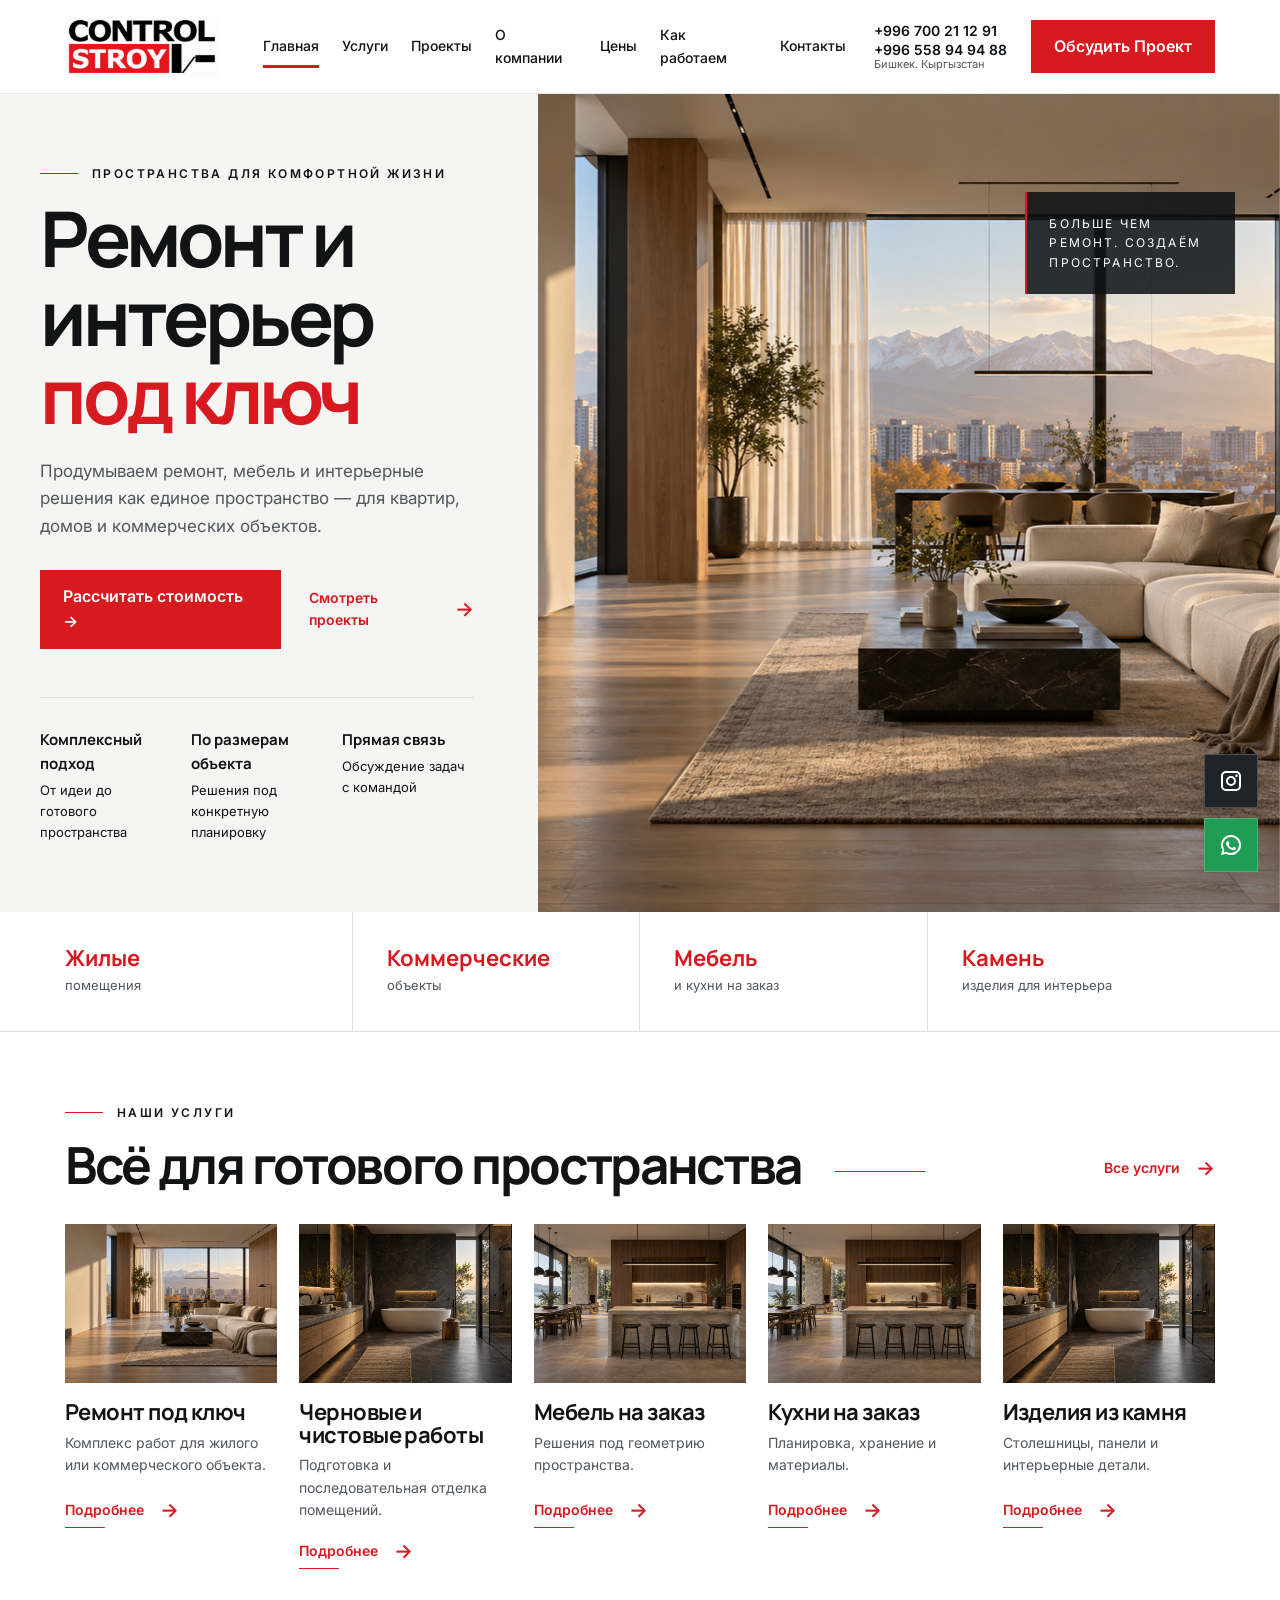
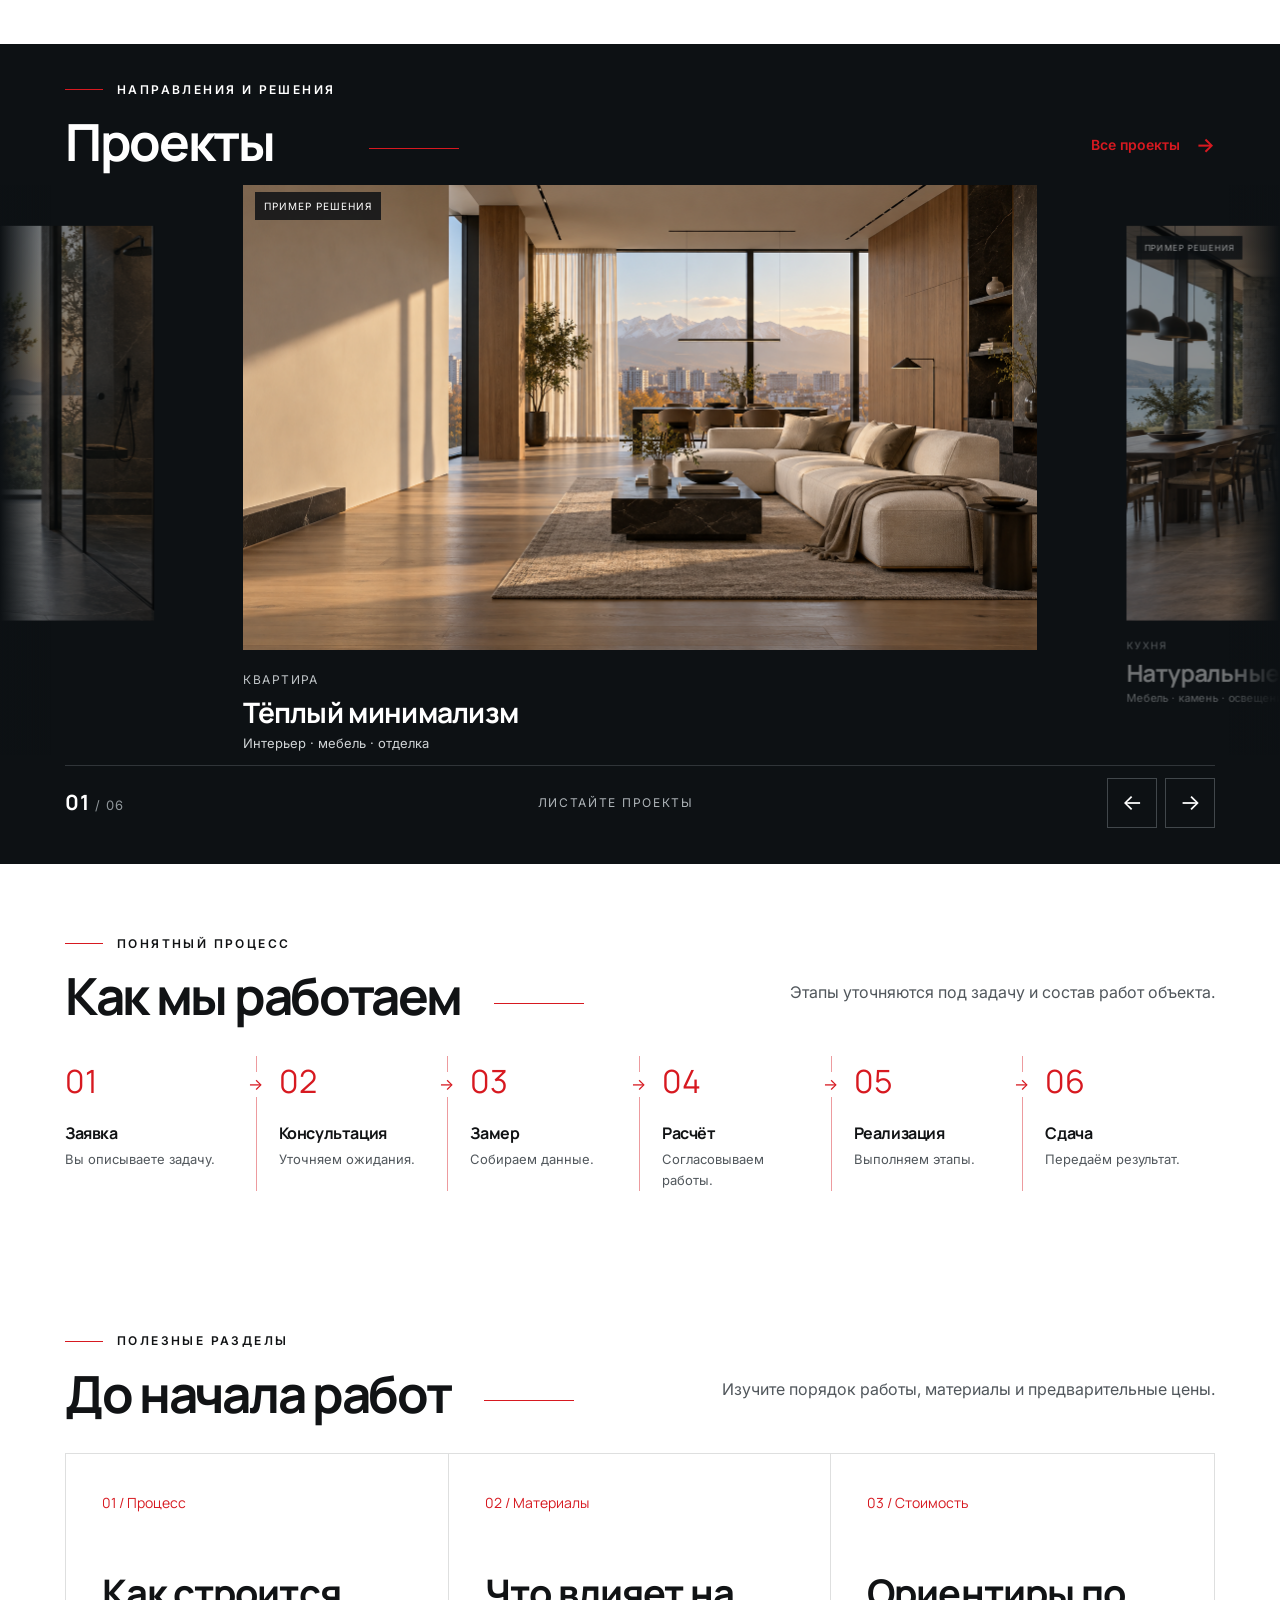
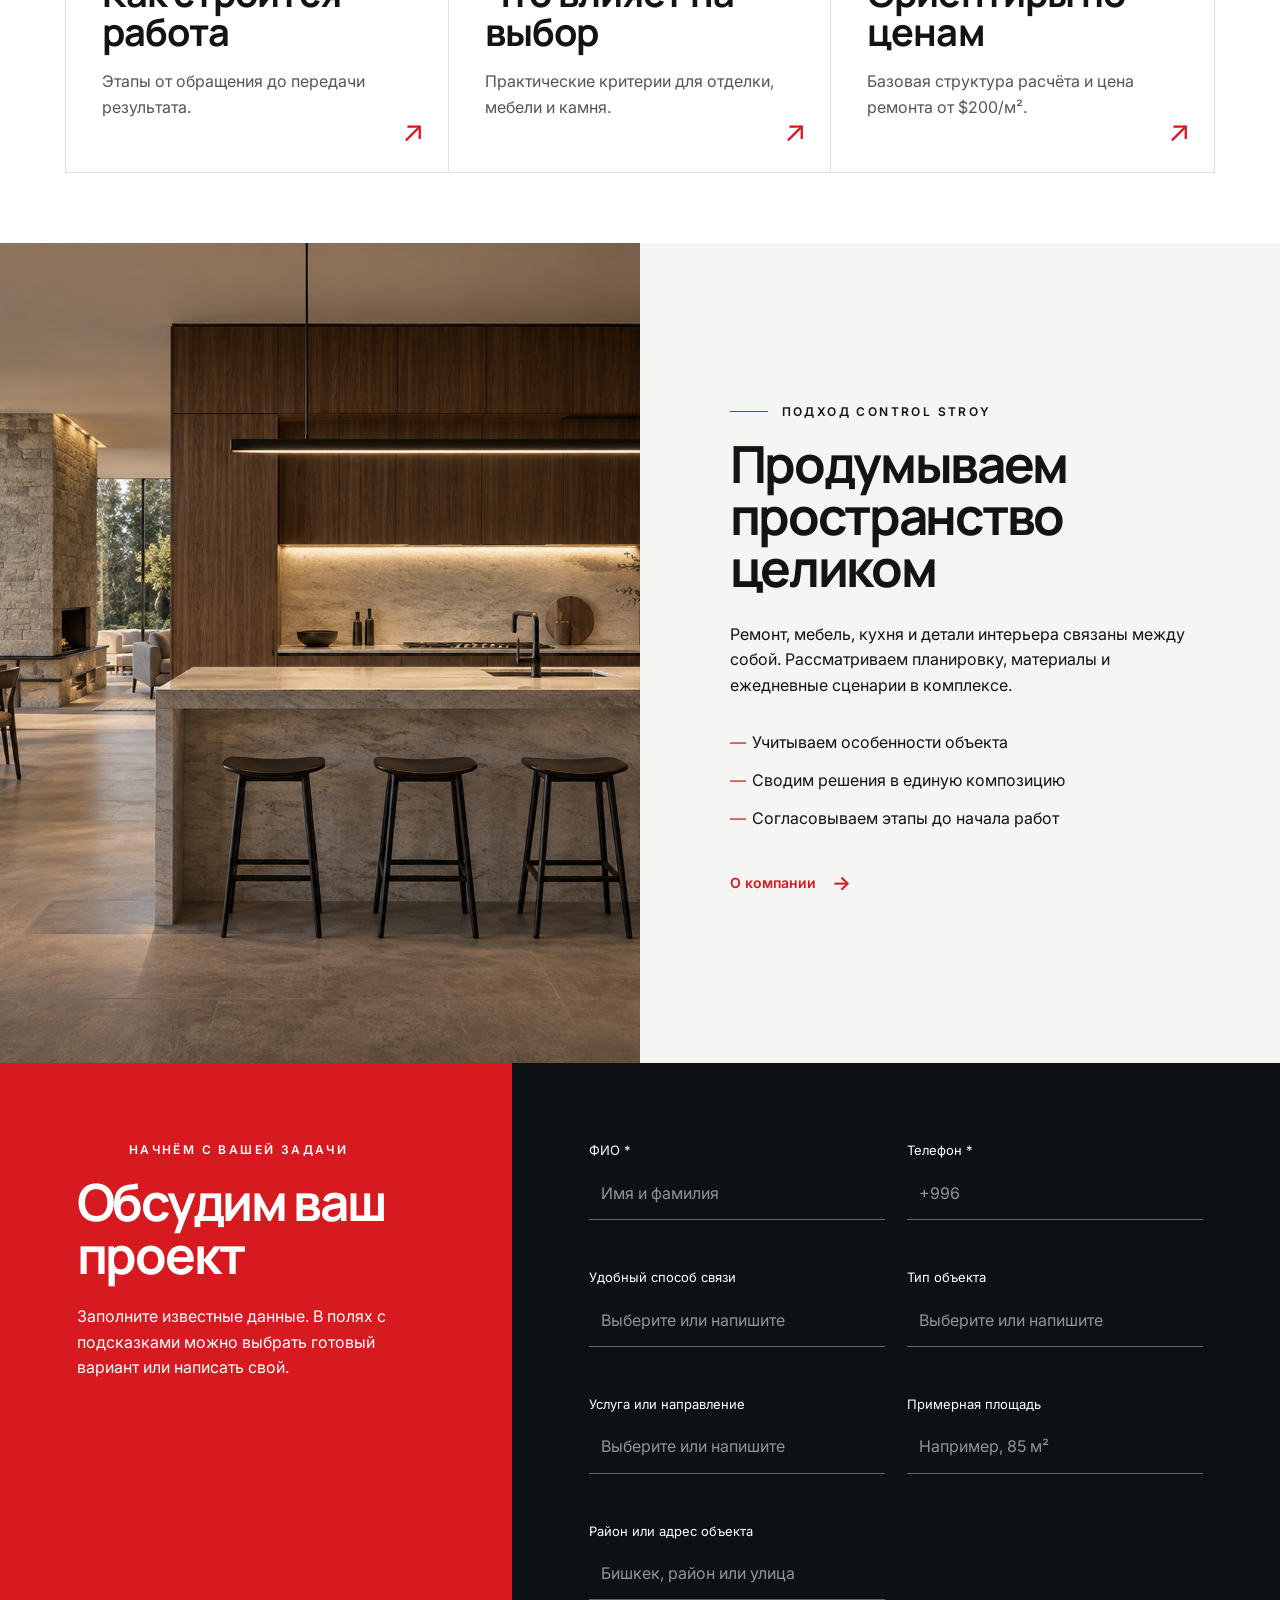
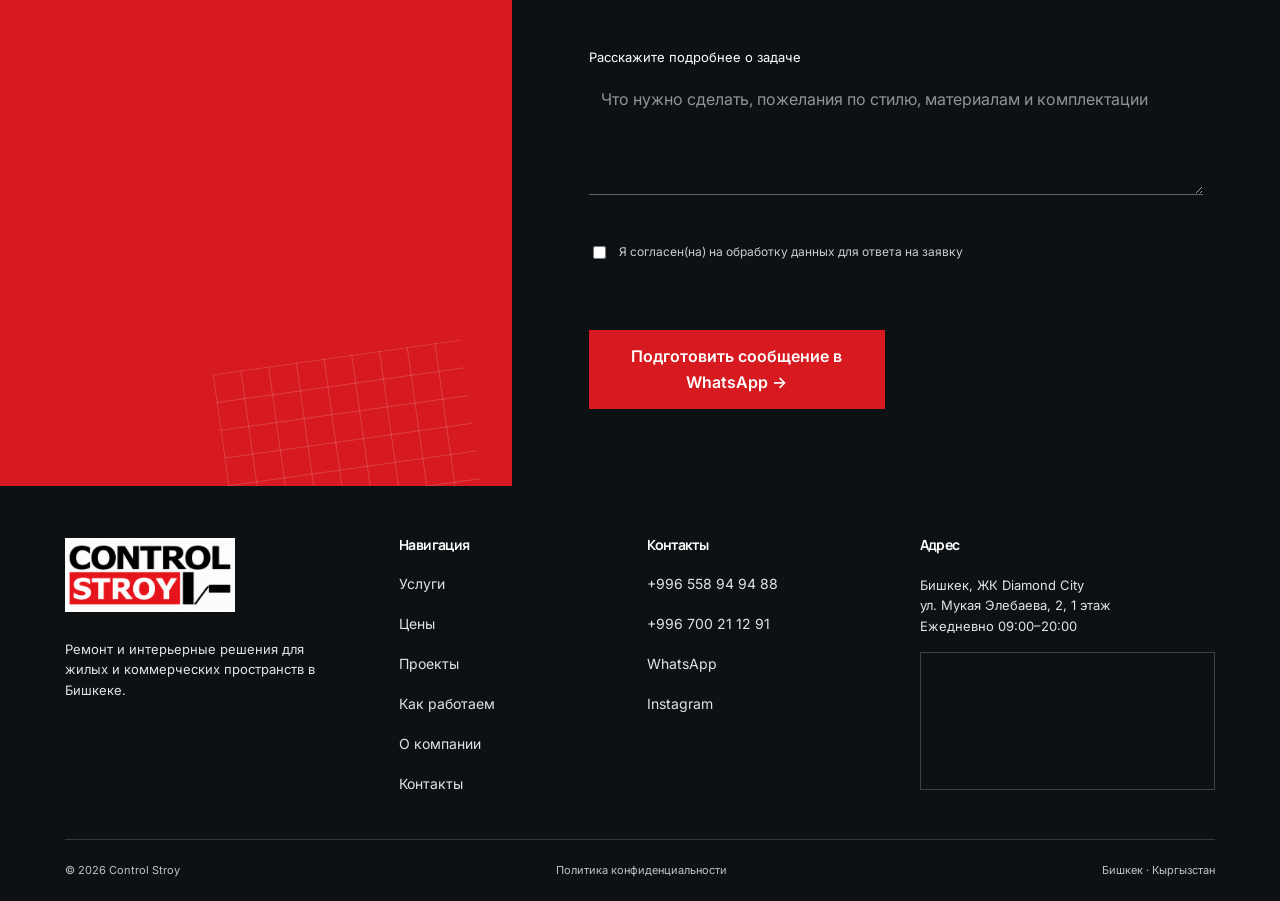
<file: index.html>
<!doctype html><html lang="ru"><head><meta charset="UTF-8"><meta name="viewport" content="width=device-width,initial-scale=1"><meta name="description" content="Ремонт квартир, домов и коммерческих помещений. Мебель, кухни и изделия из камня в Бишкеке."><meta property="og:title" content="Control Stroy — ремонт и интерьер в Бишкеке"><title>Control Stroy — ремонт квартир и помещений в Бишкеке</title><link rel="icon" href="assets/images/favicon.svg"><link rel="stylesheet" href="assets/css/style.css"><link rel="stylesheet" href="assets/css/enhancements.css"><script src="assets/js/main.js" defer></script><script src="assets/js/menu.js" defer></script><script src="assets/js/forms.js" defer></script><script type="application/ld+json">{"@context":"https://schema.org","@type":"HomeAndConstructionBusiness","name":"Control Stroy","telephone":"+996558949488","address":{"@type":"PostalAddress","streetAddress":"ул. Мукая Элебаева, 2, ЖК Diamond City, 1 этаж","addressLocality":"Бишкек","addressCountry":"KG"},"sameAs":["https://www.instagram.com/controlstroy.kg/"]}</script></head><body><a class="skip-link" href="#main">К содержанию</a>
<header class="site-header" data-header><div class="container header-inner"><a class="brand" href="index.html" aria-label="Control Stroy — главная"><img src="assets/images/logo/control-stroy-logo.png" width="1735" height="691" alt="Control Stroy"></a><nav class="nav" id="main-nav" data-nav aria-label="Основная навигация"><ul class="nav__list"><li><a class="nav__link is-active" href="index.html">Главная</a></li><li><a class="nav__link" href="services.html">Услуги</a></li><li><a class="nav__link" href="projects.html">Проекты</a></li><li><a class="nav__link" href="about.html">О компании</a></li><li><a class="nav__link" href="contacts.html">Контакты</a></li></ul></nav><div class="header-actions"><a class="header-phone" href="tel:+996558949488">+996 558 94 94 88<small>Бишкек. Кыргызстан</small></a><a class="button" href="#estimate">Обсудить Проект</a><a class="mobile-call" href="tel:+996558949488" aria-label="Позвонить">☎</a><button class="menu-toggle" type="button" aria-expanded="false" aria-controls="main-nav" aria-label="Открыть меню" data-menu-toggle><span></span></button></div></div></header><div class="menu-backdrop" data-menu-backdrop></div>
<main id="main"><section class="hero"><div class="hero__content"><p class="eyebrow">Пространства для комфортной жизни</p><h1>Ремонт и интерьер <span class="text-red">под ключ</span></h1><p class="hero__copy">Продумываем ремонт, мебель и интерьерные решения как единое пространство — для квартир, домов и коммерческих объектов.</p><div class="hero__actions"><a class="button" href="#estimate">Рассчитать стоимость →</a><a class="link-arrow" href="projects.html">Смотреть проекты</a></div><ul class="hero__benefits"><li><strong>Комплексный подход</strong>От идеи до готового пространства</li><li><strong>По размерам объекта</strong>Решения под конкретную планировку</li><li><strong>Прямая связь</strong>Обсуждение задач с командой</li></ul></div><div class="hero__visual"><img src="assets/images/generated/hero-interior.png" width="1536" height="1024" alt="Современный интерьер гостиной с панорамным видом"><p class="hero__note">Больше чем ремонт. Создаём пространство.</p></div></section>
<section class="facts" aria-label="Направления работы"><div class="container facts__grid"><div class="fact"><strong>Жилые</strong><span>помещения</span></div><div class="fact"><strong>Коммерческие</strong><span>объекты</span></div><div class="fact"><strong>Мебель</strong><span>и кухни на заказ</span></div><div class="fact"><strong>Камень</strong><span>изделия для интерьера</span></div></div></section>
<section class="section reveal"><div class="container"><div class="section-head"><div><p class="eyebrow">Наши услуги</p><h2>Всё для готового пространства</h2></div><span class="section-head__line"></span><a class="link-arrow" href="services.html">Все услуги</a></div><div class="cards">
<article class="card"><div class="card__image"><img src="assets/images/generated/hero-interior.png" width="1536" height="1024" loading="lazy" alt="Готовая гостиная"></div><h3>Ремонт под ключ</h3><p>Комплекс работ для жилого или коммерческого объекта.</p><a class="link-arrow" href="services.html#turnkey">Подробнее</a></article><article class="card"><div class="card__image"><img src="assets/images/generated/bathroom.png" width="1456" height="1092" loading="lazy" alt="Отделка ванной"></div><h3>Черновые и чистовые работы</h3><p>Подготовка и последовательная отделка помещений.</p><a class="link-arrow" href="services.html#finishing">Подробнее</a></article><article class="card"><div class="card__image"><img src="assets/images/generated/kitchen.png" width="1456" height="1092" loading="lazy" alt="Встроенная мебель"></div><h3>Мебель на заказ</h3><p>Решения под геометрию пространства.</p><a class="link-arrow" href="services.html#furniture">Подробнее</a></article><article class="card"><div class="card__image"><img src="assets/images/generated/kitchen.png" width="1456" height="1092" loading="lazy" alt="Кухня из дерева и камня"></div><h3>Кухни на заказ</h3><p>Планировка, хранение и материалы.</p><a class="link-arrow" href="services.html#kitchens">Подробнее</a></article><article class="card"><div class="card__image"><img src="assets/images/generated/bathroom.png" width="1456" height="1092" loading="lazy" alt="Каменная отделка"></div><h3>Изделия из камня</h3><p>Столешницы, панели и интерьерные детали.</p><a class="link-arrow" href="services.html#stone">Подробнее</a></article></div></div></section>
<section class="section section--dark reveal" id="projects-showcase"><div class="container"><div class="section-head"><div><p class="eyebrow">Направления и решения</p><h2>Проекты</h2></div><span class="section-head__line"></span><a class="link-arrow" href="projects.html">Все проекты</a></div><div class="projects-grid">
<article class="project-card"><div class="project-card__image"><span class="demo-badge">Пример решения</span><img src="assets/images/generated/hero-interior.png" width="1536" height="1024" loading="lazy" alt="Демонстрационный интерьер квартиры"><a class="project-card__action" href="project.html">Смотреть проект</a></div><span class="project-card__type">Квартира</span><h3>Тёплый минимализм</h3><p>Интерьер · мебель · отделка</p></article><article class="project-card"><div class="project-card__image"><span class="demo-badge">Пример решения</span><img src="assets/images/generated/kitchen.png" width="1456" height="1092" loading="lazy" alt="Демонстрационный интерьер кухни"><a class="project-card__action" href="project.html">Смотреть проект</a></div><span class="project-card__type">Кухня</span><h3>Натуральные материалы</h3><p>Мебель · камень · освещение</p></article><article class="project-card"><div class="project-card__image"><span class="demo-badge">Пример решения</span><img src="assets/images/generated/bathroom.png" width="1456" height="1092" loading="lazy" alt="Демонстрационная ванная"><a class="project-card__action" href="project.html">Смотреть проект</a></div><span class="project-card__type">Частный дом</span><h3>Тёмный камень</h3><p>Отделка · сантехника · мебель</p></article><article class="project-card"><div class="project-card__image"><span class="demo-badge">Пример решения</span><img src="assets/images/generated/hero-interior.png" width="1536" height="1024" loading="lazy" alt="Демонстрационное общественное пространство"><a class="project-card__action" href="project.html">Смотреть проект</a></div><span class="project-card__type">Коммерческий объект</span><h3>Спокойная геометрия</h3><p>Ремонт · мебель · интерьер</p></article></div></div></section>
<section class="section reveal"><div class="container"><div class="section-head"><div><p class="eyebrow">Понятный процесс</p><h2>Как мы работаем</h2></div><span class="section-head__line"></span><p class="section-head__copy">Этапы уточняются под задачу и состав работ объекта.</p></div><div class="steps"><article class="step"><span class="step__number">01</span><h3>Заявка</h3><p>Вы описываете задачу.</p></article><article class="step"><span class="step__number">02</span><h3>Консультация</h3><p>Уточняем ожидания.</p></article><article class="step"><span class="step__number">03</span><h3>Замер</h3><p>Собираем данные.</p></article><article class="step"><span class="step__number">04</span><h3>Расчёт</h3><p>Согласовываем работы.</p></article><article class="step"><span class="step__number">05</span><h3>Реализация</h3><p>Выполняем этапы.</p></article><article class="step"><span class="step__number">06</span><h3>Сдача</h3><p>Передаём результат.</p></article></div></div></section>
<section class="split reveal"><div class="split__image"><img src="assets/images/generated/kitchen.png" width="1456" height="1092" loading="lazy" alt="Дерево и камень в интерьере"></div><div class="split__content"><p class="eyebrow">Подход Control Stroy</p><h2>Продумываем пространство целиком</h2><p>Ремонт, мебель, кухня и детали интерьера связаны между собой. Рассматриваем планировку, материалы и ежедневные сценарии в комплексе.</p><ul class="check-list"><li>Учитываем особенности объекта</li><li>Сводим решения в единую композицию</li><li>Согласовываем этапы до начала работ</li></ul><a class="link-arrow" href="about.html">О компании</a></div></section>
<section class="cta-form" id="estimate"><div class="cta-form__intro"><p class="eyebrow">Начнём с вашей задачи</p><h2>Обсудим ваш проект</h2><p>Заполните известные данные. В полях с подсказками можно выбрать готовый вариант или написать свой.</p></div><div class="cta-form__body"><form class="form-grid form-grid--extended" data-lead-form novalidate><div class="field"><label for="name">ФИО *</label><input id="name" name="name" autocomplete="name" placeholder="Имя и фамилия" required><p class="field-error"></p></div><div class="field"><label for="phone">Телефон *</label><input id="phone" name="phone" type="tel" autocomplete="tel" placeholder="+996" required><p class="field-error"></p></div><div class="field"><label for="contactMethod">Удобный способ связи</label><input id="contactMethod" name="contactMethod" list="contact-methods" placeholder="Выберите или напишите"><p class="field-error"></p></div><div class="field"><label for="objectType">Тип объекта</label><input id="objectType" name="objectType" list="object-types" placeholder="Выберите или напишите"><p class="field-error"></p></div><div class="field"><label for="service">Услуга или направление</label><input id="service" name="service" list="service-options" placeholder="Выберите или напишите"><p class="field-error"></p></div><div class="field"><label for="area">Примерная площадь</label><input id="area" name="area" inputmode="decimal" placeholder="Например, 85 м²"><p class="field-error"></p></div><div class="field"><label for="address">Район или адрес объекта</label><input id="address" name="address" autocomplete="street-address" placeholder="Бишкек, район или улица"><p class="field-error"></p></div><div class="field field--full"><label for="message">Расскажите подробнее о задаче</label><textarea id="message" name="message" placeholder="Что нужно сделать, пожелания по стилю, материалам и комплектации"></textarea><p class="field-error"></p></div><datalist id="contact-methods"><option value="Телефон"><option value="WhatsApp"><option value="Telegram"></datalist><datalist id="object-types"><option value="Квартира"><option value="Частный дом"><option value="Офис"><option value="Магазин"><option value="Ресторан или кафе"><option value="Коммерческое помещение"><option value="Новостройка"><option value="Вторичное жильё"></datalist><datalist id="service-options"><option value="Ремонт под ключ"><option value="Дизайн интерьера"><option value="Черновые работы"><option value="Чистовая отделка"><option value="Инженерные работы"><option value="Электромонтажные работы"><option value="Сантехнические работы"><option value="Фасадные работы"><option value="Кровельные работы"><option value="Сварочные работы"><option value="Мебель на заказ"><option value="Кухня на заказ"><option value="Изделия из камня"><option value="Общестроительные работы"><option value="Консультация и расчёт"></datalist><label class="consent"><input type="checkbox" name="consent" required>Я согласен(на) на обработку данных для ответа на заявку</label><p class="form-status field--full" data-form-status aria-live="polite"></p><button class="button" type="submit">Подготовить сообщение в WhatsApp →</button></form></div></section></main>
<footer class="site-footer"><div class="container"><div class="footer-grid"><div><a class="brand" href="index.html"><img src="assets/images/logo/control-stroy-logo.png" width="1735" height="691" alt="Control Stroy"></a><p class="footer-copy">Ремонт и интерьерные решения для жилых и коммерческих пространств.</p></div><div><h2 class="footer-title">Навигация</h2><ul class="footer-links"><li><a href="services.html">Услуги</a></li><li><a href="projects.html">Проекты</a></li><li><a href="about.html">О компании</a></li><li><a href="contacts.html">Контакты</a></li></ul></div><div><h2 class="footer-title">Контакты</h2><ul class="footer-links"><li><a href="tel:+996558949488">+996 558 94 94 88</a></li><li><a href="tel:+996700211291">+996 700 21 12 91</a></li><li><a href="https://wa.me/996558949488" target="_blank" rel="noopener noreferrer">WhatsApp</a></li><li><a href="https://www.instagram.com/controlstroy.kg/" target="_blank" rel="noopener noreferrer">Instagram</a></li></ul></div><div><h2 class="footer-title">Адрес</h2><p class="footer-copy">Бишкек, ЖК Diamond City<br>ул. Мукая Элебаева, 2, 1 этаж<br>Ежедневно 09:00–20:00</p></div></div><div class="footer-bottom"><span>© <span data-year></span> Control Stroy</span><a href="privacy.html">Политика конфиденциальности</a><span>Бишкек · Кыргызстан</span></div></div></footer>
</body></html>
</file>
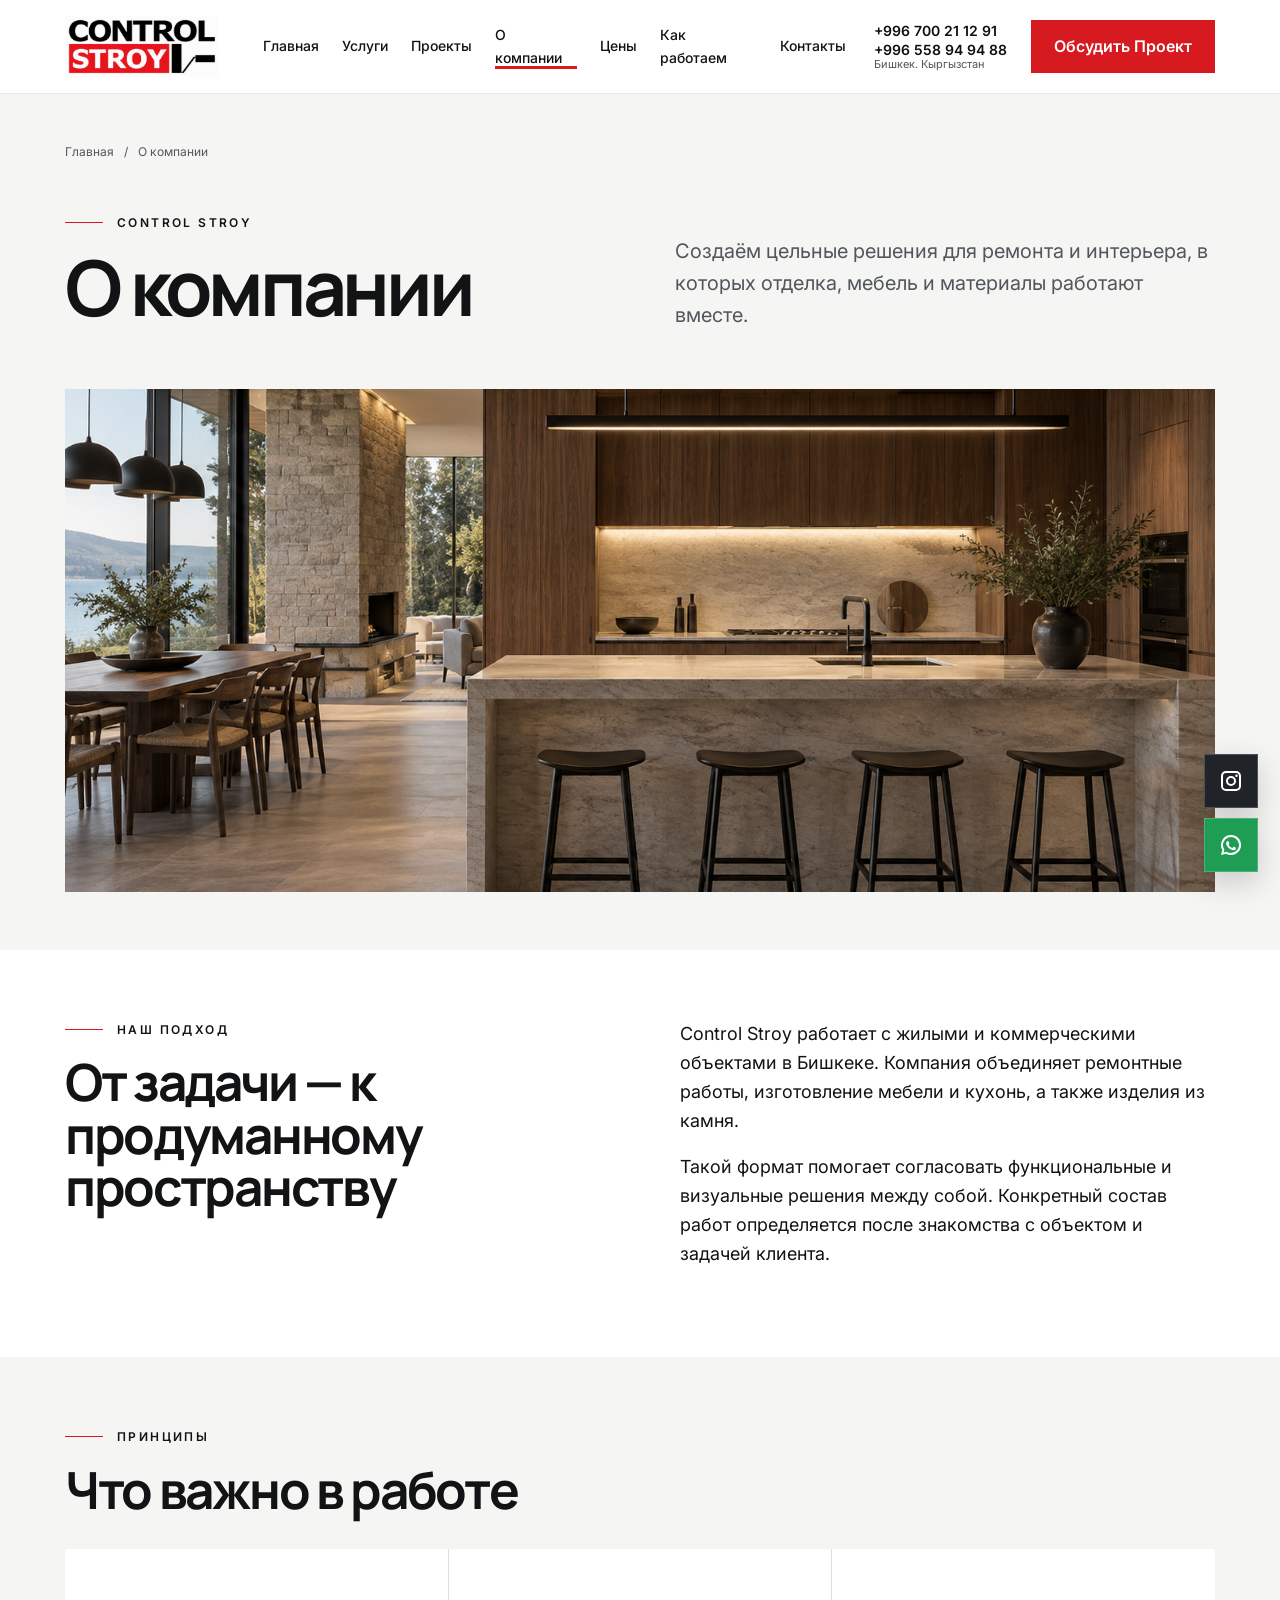
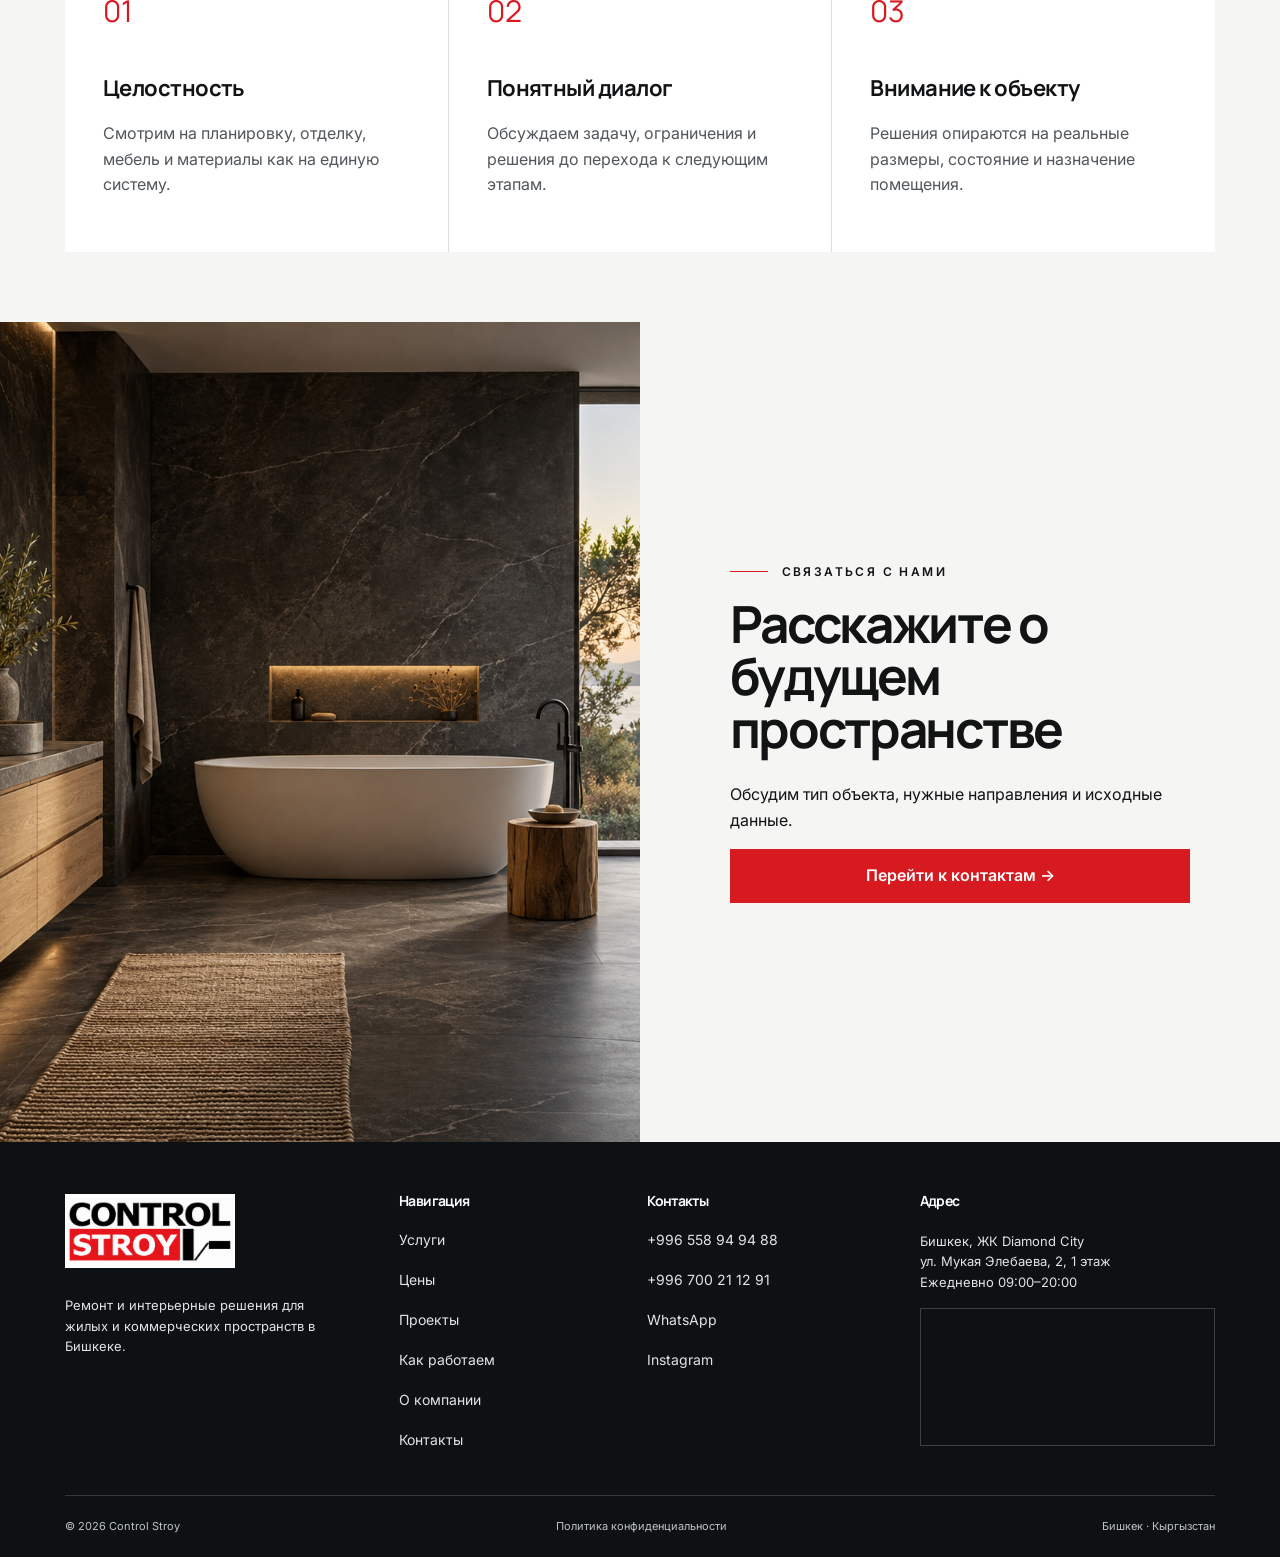
<file: about.html>
<!doctype html><html lang="ru"><head><meta charset="UTF-8"><meta name="viewport" content="width=device-width,initial-scale=1"><meta name="description" content="Подход Control Stroy к ремонту и интерьерным решениям."><title>О компании — Control Stroy</title><link rel="stylesheet" href="assets/css/style.css"><link rel="stylesheet" href="assets/css/enhancements.css"><script src="assets/js/main.js" defer></script><script src="assets/js/menu.js" defer></script></head><body><header class="site-header" data-header><div class="container header-inner"><a class="brand" href="index.html"><img src="assets/images/logo/control-stroy-logo.png" width="1735" height="691" alt="Control Stroy"></a><nav class="nav" id="main-nav" data-nav><ul class="nav__list"><li><a class="nav__link" href="index.html">Главная</a></li><li><a class="nav__link" href="services.html">Услуги</a></li><li><a class="nav__link" href="projects.html">Проекты</a></li><li><a class="nav__link is-active" href="about.html">О компании</a></li><li><a class="nav__link" href="contacts.html">Контакты</a></li></ul></nav><div class="header-actions"><a class="header-phone" href="tel:+996558949488">+996 558 94 94 88<small>Бишкек. Кыргызстан</small></a><a class="button" href="contacts.html#contact-request">Обсудить Проект</a><a class="mobile-call" href="tel:+996558949488">☎</a><button class="menu-toggle" aria-expanded="false" aria-controls="main-nav" data-menu-toggle><span></span></button></div></div></header><div class="menu-backdrop" data-menu-backdrop></div><main><section class="page-hero"><div class="container"><ol class="breadcrumbs"><li><a href="index.html">Главная</a></li><li>О компании</li></ol><div class="page-hero__grid"><div><p class="eyebrow">Control Stroy</p><h1>О компании</h1></div><p class="lead">Создаём цельные решения для ремонта и интерьера, в которых отделка, мебель и материалы работают вместе.</p></div><div class="page-hero__image"><img src="assets/images/generated/kitchen.png" width="1456" height="1092" alt="Интерьер с натуральными материалами"></div></div></section><section class="section"><div class="container about-story"><div><p class="eyebrow">Наш подход</p><h2>От задачи — к продуманному пространству</h2></div><div class="about-story__text"><p>Control Stroy работает с жилыми и коммерческими объектами в Бишкеке. Компания объединяет ремонтные работы, изготовление мебели и кухонь, а также изделия из камня.</p><p>Такой формат помогает согласовать функциональные и визуальные решения между собой. Конкретный состав работ определяется после знакомства с объектом и задачей клиента.</p><!-- TODO: добавить подтверждённую историю компании, команду, географию и условия работы --></div></div></section><section class="section section--off"><div class="container"><div class="section-head"><div><p class="eyebrow">Принципы</p><h2>Что важно в работе</h2></div></div><div class="values"><article class="value"><span class="value__number">01</span><h3>Целостность</h3><p>Смотрим на планировку, отделку, мебель и материалы как на единую систему.</p></article><article class="value"><span class="value__number">02</span><h3>Понятный диалог</h3><p>Обсуждаем задачу, ограничения и решения до перехода к следующим этапам.</p></article><article class="value"><span class="value__number">03</span><h3>Внимание к объекту</h3><p>Решения опираются на реальные размеры, состояние и назначение помещения.</p></article></div></div></section><section class="split"><div class="split__image"><img src="assets/images/generated/bathroom.png" width="1456" height="1092" loading="lazy" alt="Точная работа с каменными поверхностями"></div><div class="split__content"><p class="eyebrow">Связаться с нами</p><h2>Расскажите о будущем пространстве</h2><p>Обсудим тип объекта, нужные направления и исходные данные.</p><a class="button" href="contacts.html">Перейти к контактам →</a></div></section></main><footer class="site-footer"><div class="container"><div class="footer-bottom"><span>© <span data-year></span> Control Stroy</span><a href="services.html">Услуги</a><a href="projects.html">Проекты</a><a href="privacy.html">Политика конфиденциальности</a></div></div></footer></body></html>
</file>
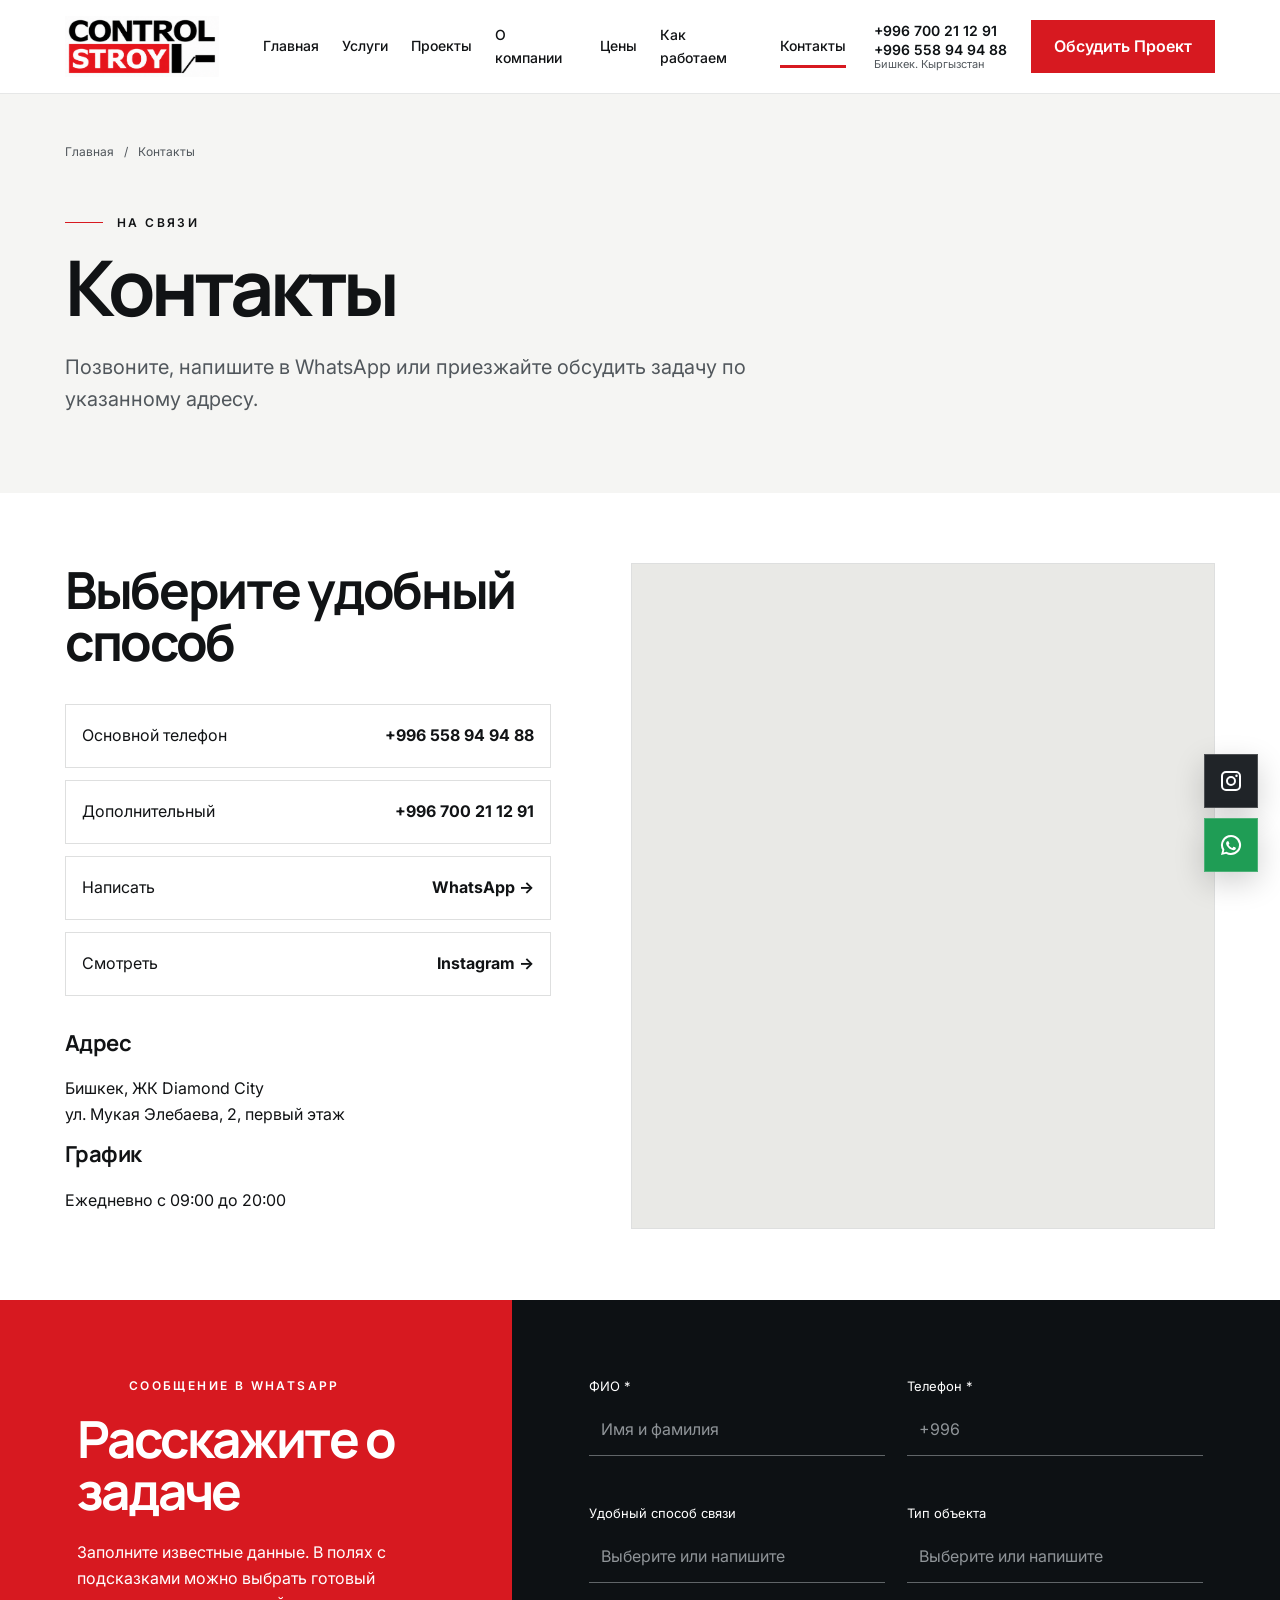
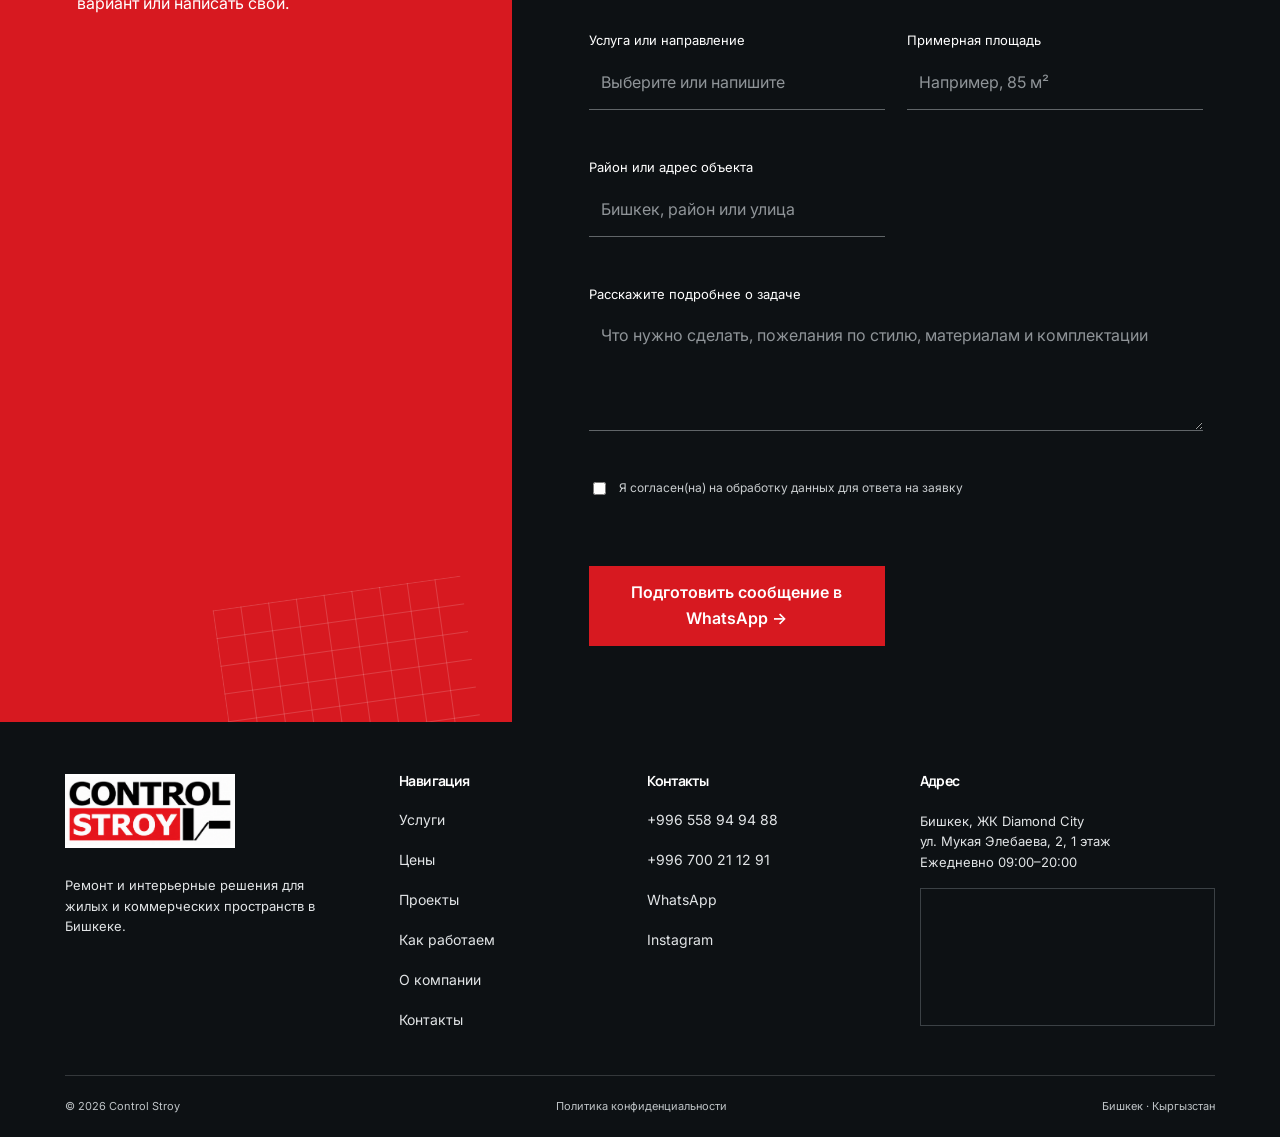
<file: contacts.html>
<!doctype html><html lang="ru"><head><meta charset="UTF-8"><meta name="viewport" content="width=device-width,initial-scale=1"><meta name="description" content="Телефон, WhatsApp, Instagram и адрес Control Stroy в Бишкеке."><title>Контакты — Control Stroy</title><link rel="stylesheet" href="assets/css/style.css"><link rel="stylesheet" href="assets/css/enhancements.css"><script src="assets/js/main.js" defer></script><script src="assets/js/menu.js" defer></script><script src="assets/js/forms.js" defer></script></head><body><header class="site-header" data-header><div class="container header-inner"><a class="brand" href="index.html"><img src="assets/images/logo/control-stroy-logo.png" width="1735" height="691" alt="Control Stroy"></a><nav class="nav" id="main-nav" data-nav><ul class="nav__list"><li><a class="nav__link" href="index.html">Главная</a></li><li><a class="nav__link" href="services.html">Услуги</a></li><li><a class="nav__link" href="projects.html">Проекты</a></li><li><a class="nav__link" href="about.html">О компании</a></li><li><a class="nav__link is-active" href="contacts.html">Контакты</a></li></ul></nav><div class="header-actions"><a class="header-phone" href="tel:+996558949488">+996 558 94 94 88<small>Бишкек. Кыргызстан</small></a><a class="button" href="#contact-request">Обсудить Проект</a><a class="mobile-call" href="tel:+996558949488">☎</a><button class="menu-toggle" aria-expanded="false" aria-controls="main-nav" data-menu-toggle><span></span></button></div></div></header><div class="menu-backdrop" data-menu-backdrop></div><main><section class="page-hero"><div class="container"><ol class="breadcrumbs"><li><a href="index.html">Главная</a></li><li>Контакты</li></ol><p class="eyebrow">На связи</p><h1>Контакты</h1><p class="lead">Позвоните, напишите в WhatsApp или приезжайте обсудить задачу по указанному адресу.</p></div></section><section class="section"><div class="container contact-grid"><div><h2>Выберите удобный способ</h2><div class="contact-actions"><a class="contact-action" href="tel:+996558949488"><span>Основной телефон</span><strong>+996 558 94 94 88</strong></a><a class="contact-action" href="tel:+996700211291"><span>Дополнительный</span><strong>+996 700 21 12 91</strong></a><a class="contact-action" href="https://wa.me/996558949488" target="_blank" rel="noopener noreferrer"><span>Написать</span><strong>WhatsApp →</strong></a><a class="contact-action" href="https://www.instagram.com/controlstroy.kg/" target="_blank" rel="noopener noreferrer"><span>Смотреть</span><strong>Instagram →</strong></a></div><h3>Адрес</h3><p>Бишкек, ЖК Diamond City<br>ул. Мукая Элебаева, 2, первый этаж</p><h3>График</h3><p>Ежедневно с 09:00 до 20:00 </p></div><div class="map-placeholder" aria-label="Карта проезда"></div></div></section><section class="cta-form" id="contact-request"><div class="cta-form__intro"><p class="eyebrow">Сообщение в WhatsApp</p><h2>Расскажите о задаче</h2><p>Заполните известные данные. В полях с подсказками можно выбрать готовый вариант или написать свой.</p></div><div class="cta-form__body"><form class="form-grid form-grid--extended" data-lead-form novalidate><div class="field"><label for="contact-name">ФИО *</label><input id="contact-name" name="name" autocomplete="name" placeholder="Имя и фамилия" required><p class="field-error"></p></div><div class="field"><label for="contact-phone">Телефон *</label><input id="contact-phone" name="phone" type="tel" autocomplete="tel" placeholder="+996" required><p class="field-error"></p></div><div class="field"><label for="contact-contactMethod">Удобный способ связи</label><input id="contact-contactMethod" name="contactMethod" list="contact-contact-methods" placeholder="Выберите или напишите"><p class="field-error"></p></div><div class="field"><label for="contact-objectType">Тип объекта</label><input id="contact-objectType" name="objectType" list="contact-object-types" placeholder="Выберите или напишите"><p class="field-error"></p></div><div class="field"><label for="contact-service">Услуга или направление</label><input id="contact-service" name="service" list="contact-service-options" placeholder="Выберите или напишите"><p class="field-error"></p></div><div class="field"><label for="contact-area">Примерная площадь</label><input id="contact-area" name="area" inputmode="decimal" placeholder="Например, 85 м²"><p class="field-error"></p></div><div class="field"><label for="contact-address">Район или адрес объекта</label><input id="contact-address" name="address" autocomplete="street-address" placeholder="Бишкек, район или улица"><p class="field-error"></p></div><div class="field field--full"><label for="contact-message">Расскажите подробнее о задаче</label><textarea id="contact-message" name="message" placeholder="Что нужно сделать, пожелания по стилю, материалам и комплектации"></textarea><p class="field-error"></p></div><datalist id="contact-contact-methods"><option value="Телефон"><option value="WhatsApp"><option value="Telegram"></datalist><datalist id="contact-object-types"><option value="Квартира"><option value="Частный дом"><option value="Офис"><option value="Магазин"><option value="Ресторан или кафе"><option value="Коммерческое помещение"><option value="Новостройка"><option value="Вторичное жильё"></datalist><datalist id="contact-service-options"><option value="Ремонт под ключ"><option value="Дизайн интерьера"><option value="Черновые работы"><option value="Чистовая отделка"><option value="Инженерные работы"><option value="Электромонтажные работы"><option value="Сантехнические работы"><option value="Фасадные работы"><option value="Кровельные работы"><option value="Сварочные работы"><option value="Мебель на заказ"><option value="Кухня на заказ"><option value="Изделия из камня"><option value="Общестроительные работы"><option value="Консультация и расчёт"></datalist><label class="consent"><input type="checkbox" name="consent" required>Я согласен(на) на обработку данных для ответа на заявку</label><p class="form-status field--full" data-form-status aria-live="polite"></p><button class="button" type="submit">Подготовить сообщение в WhatsApp →</button></form></div></section></main><footer class="site-footer"><div class="container"><div class="footer-bottom"><span>© <span data-year></span> Control Stroy</span><a href="privacy.html">Политика конфиденциальности</a><span>Бишкек · Кыргызстан</span></div></div></footer></body></html>
</file>
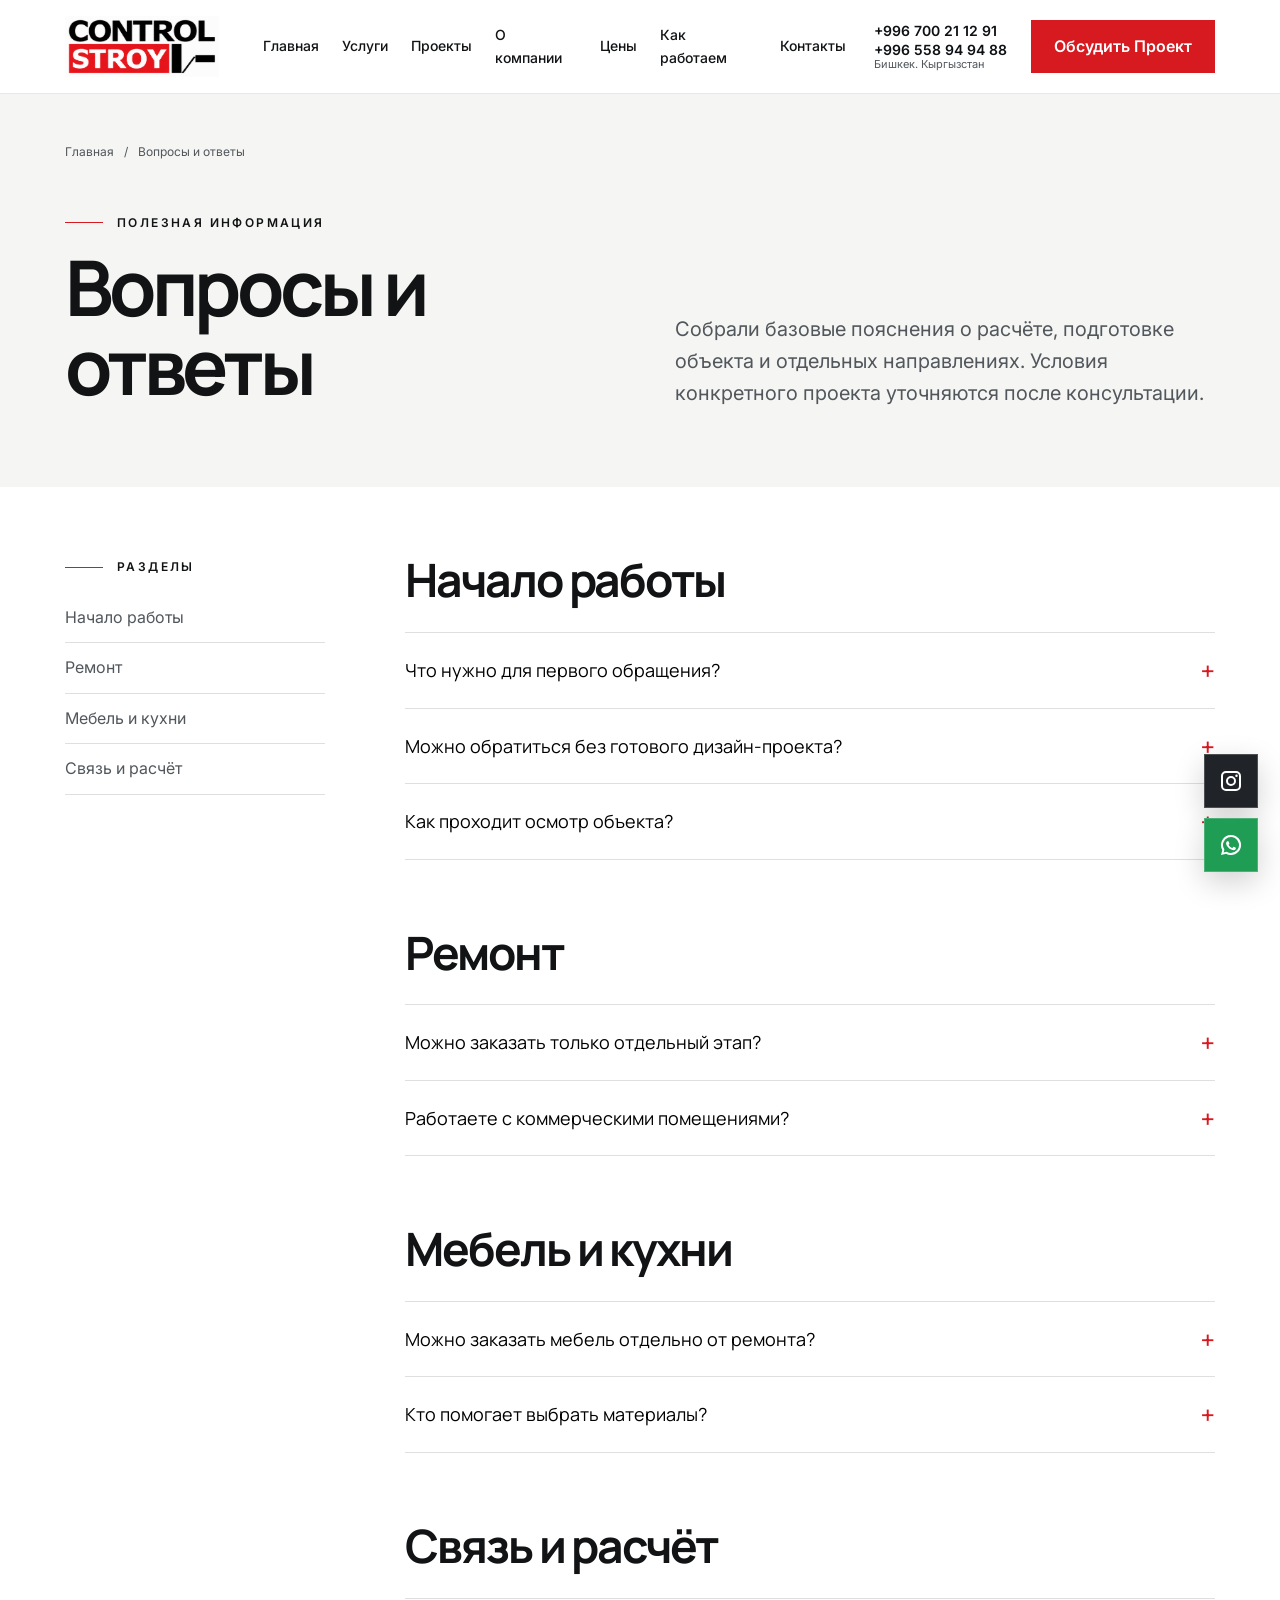
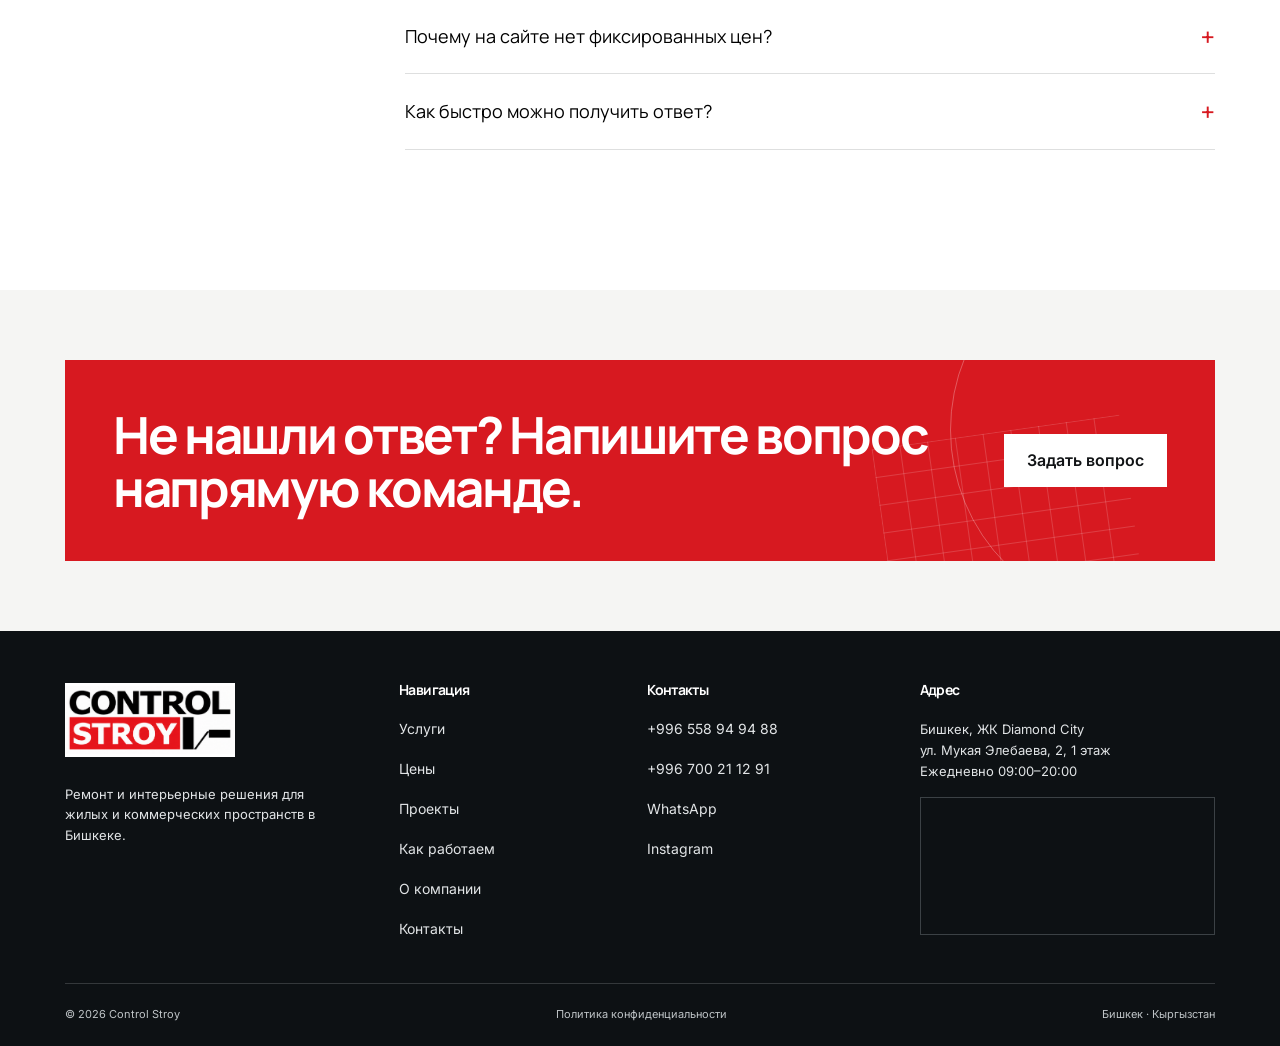
<file: faq.html>
<!doctype html>
<html lang="ru"><head><meta charset="UTF-8"><meta name="viewport" content="width=device-width,initial-scale=1"><meta name="description" content="Ответы на вопросы о ремонте, мебели и работе с Control Stroy."><title>Вопросы и ответы — Control Stroy</title><link rel="stylesheet" href="assets/css/style.css"><link rel="stylesheet" href="assets/css/enhancements.css"><script src="assets/js/main.js" defer></script><script src="assets/js/menu.js" defer></script><script src="assets/js/accordion.js" defer></script></head><body><a class="skip-link" href="#main">К содержанию</a>
<header class="site-header" data-header><div class="container header-inner"><a class="brand" href="index.html"><img src="assets/images/logo/control-stroy-logo.png" width="1735" height="691" alt="Control Stroy"></a><nav class="nav" id="main-nav" data-nav><ul class="nav__list"><li><a class="nav__link" href="index.html">Главная</a></li><li><a class="nav__link" href="services.html">Услуги</a></li><li><a class="nav__link" href="projects.html">Проекты</a></li><li><a class="nav__link" href="about.html">О компании</a></li><li><a class="nav__link" href="contacts.html">Контакты</a></li></ul></nav><div class="header-actions"><a class="header-phone" href="tel:+996558949488">+996 558 94 94 88<small>Бишкек. Кыргызстан</small></a><a class="button" href="contacts.html#contact-request">Обсудить Проект</a><a class="mobile-call" href="tel:+996558949488">☎</a><button class="menu-toggle" aria-expanded="false" aria-controls="main-nav" data-menu-toggle><span></span></button></div></div></header><div class="menu-backdrop" data-menu-backdrop></div>
<main id="main"><section class="page-hero"><div class="container"><ol class="breadcrumbs"><li><a href="index.html">Главная</a></li><li>Вопросы и ответы</li></ol><div class="page-hero__grid"><div><p class="eyebrow">Полезная информация</p><h1>Вопросы и ответы</h1></div><p class="lead">Собрали базовые пояснения о расчёте, подготовке объекта и отдельных направлениях. Условия конкретного проекта уточняются после консультации.</p></div></div></section>
<section class="section"><div class="container faq-categories"><aside class="faq-aside" aria-label="Разделы вопросов"><p class="eyebrow">Разделы</p><a href="#start">Начало работы</a><a href="#repair">Ремонт</a><a href="#furniture">Мебель и кухни</a><a href="#communication">Связь и расчёт</a></aside><div>
<section class="faq-group" id="start"><h2>Начало работы</h2><div class="accordion"><div class="accordion__item"><button class="accordion__button" data-accordion-button aria-expanded="false" aria-controls="a1"><span>Что нужно для первого обращения?</span><span class="accordion__icon">+</span></button><div class="accordion__panel" id="a1" hidden>Расскажите о типе объекта, его примерной площади, состоянии и нужных услугах. Если есть планировка и фотографии, их можно отправить в WhatsApp.</div></div><div class="accordion__item"><button class="accordion__button" data-accordion-button aria-expanded="false" aria-controls="a2"><span>Можно обратиться без готового дизайн-проекта?</span><span class="accordion__icon">+</span></button><div class="accordion__panel" id="a2" hidden>Да. На первой консультации можно определить, какие исходные материалы и решения потребуются для дальнейшего обсуждения.</div></div><div class="accordion__item"><button class="accordion__button" data-accordion-button aria-expanded="false" aria-controls="a3"><span>Как проходит осмотр объекта?</span><span class="accordion__icon">+</span></button><div class="accordion__panel" id="a3" hidden>Формат осмотра и замера согласовывается с представителем компании после первичного разговора.</div></div></div></section>
<section class="faq-group" id="repair"><h2>Ремонт</h2><div class="accordion"><div class="accordion__item"><button class="accordion__button" data-accordion-button aria-expanded="false" aria-controls="b1"><span>Можно заказать только отдельный этап?</span><span class="accordion__icon">+</span></button><div class="accordion__panel" id="b1" hidden>Возможность отдельных работ зависит от их объёма и текущего состояния помещения. Это уточняется индивидуально.</div></div><div class="accordion__item"><button class="accordion__button" data-accordion-button aria-expanded="false" aria-controls="b2"><span>Работаете с коммерческими помещениями?</span><span class="accordion__icon">+</span></button><div class="accordion__panel" id="b2" hidden>Да, коммерческие помещения указаны среди направлений компании. Состав работ обсуждается под конкретный объект.</div></div></div></section>
<section class="faq-group" id="furniture"><h2>Мебель и кухни</h2><div class="accordion"><div class="accordion__item"><button class="accordion__button" data-accordion-button aria-expanded="false" aria-controls="c1"><span>Можно заказать мебель отдельно от ремонта?</span><span class="accordion__icon">+</span></button><div class="accordion__panel" id="c1" hidden>Мебель и кухни представлены как самостоятельные направления. Для предметного разговора понадобятся размеры и описание желаемого результата.</div></div><div class="accordion__item"><button class="accordion__button" data-accordion-button aria-expanded="false" aria-controls="c2"><span>Кто помогает выбрать материалы?</span><span class="accordion__icon">+</span></button><div class="accordion__panel" id="c2" hidden>Материалы обсуждаются с учётом конструкции, назначения, ухода, визуального решения и доступности выбранных позиций.</div></div></div></section>
<section class="faq-group" id="communication"><h2>Связь и расчёт</h2><div class="accordion"><div class="accordion__item"><button class="accordion__button" data-accordion-button aria-expanded="false" aria-controls="d1"><span>Почему на сайте нет фиксированных цен?</span><span class="accordion__icon">+</span></button><div class="accordion__panel" id="d1" hidden>Стоимость зависит от исходного состояния, объёма, состава работ и материалов. Публиковать универсальную сумму без этих данных было бы некорректно.</div></div><div class="accordion__item"><button class="accordion__button" data-accordion-button aria-expanded="false" aria-controls="d2"><span>Как быстро можно получить ответ?</span><span class="accordion__icon">+</span></button><div class="accordion__panel" id="d2" hidden>Актуальный порядок и время ответа лучше уточнить по телефону или в WhatsApp. На сайте не публикуется неподтверждённое обещание по сроку ответа.</div></div></div></section></div></div></section><section class="section section--off"><div class="container section-cta"><h2>Не нашли ответ? Напишите вопрос напрямую команде.</h2><a class="button" href="https://wa.me/996558949488" target="_blank" rel="noopener noreferrer">Задать вопрос</a></div></section></main>
<footer class="site-footer"><div class="container"><div class="footer-bottom"><span>© <span data-year></span> Control Stroy</span><a href="process.html">Как работаем</a><a href="materials.html">Материалы</a><a href="privacy.html">Политика конфиденциальности</a><span>Бишкек · Кыргызстан</span></div></div></footer></body></html>
</file>
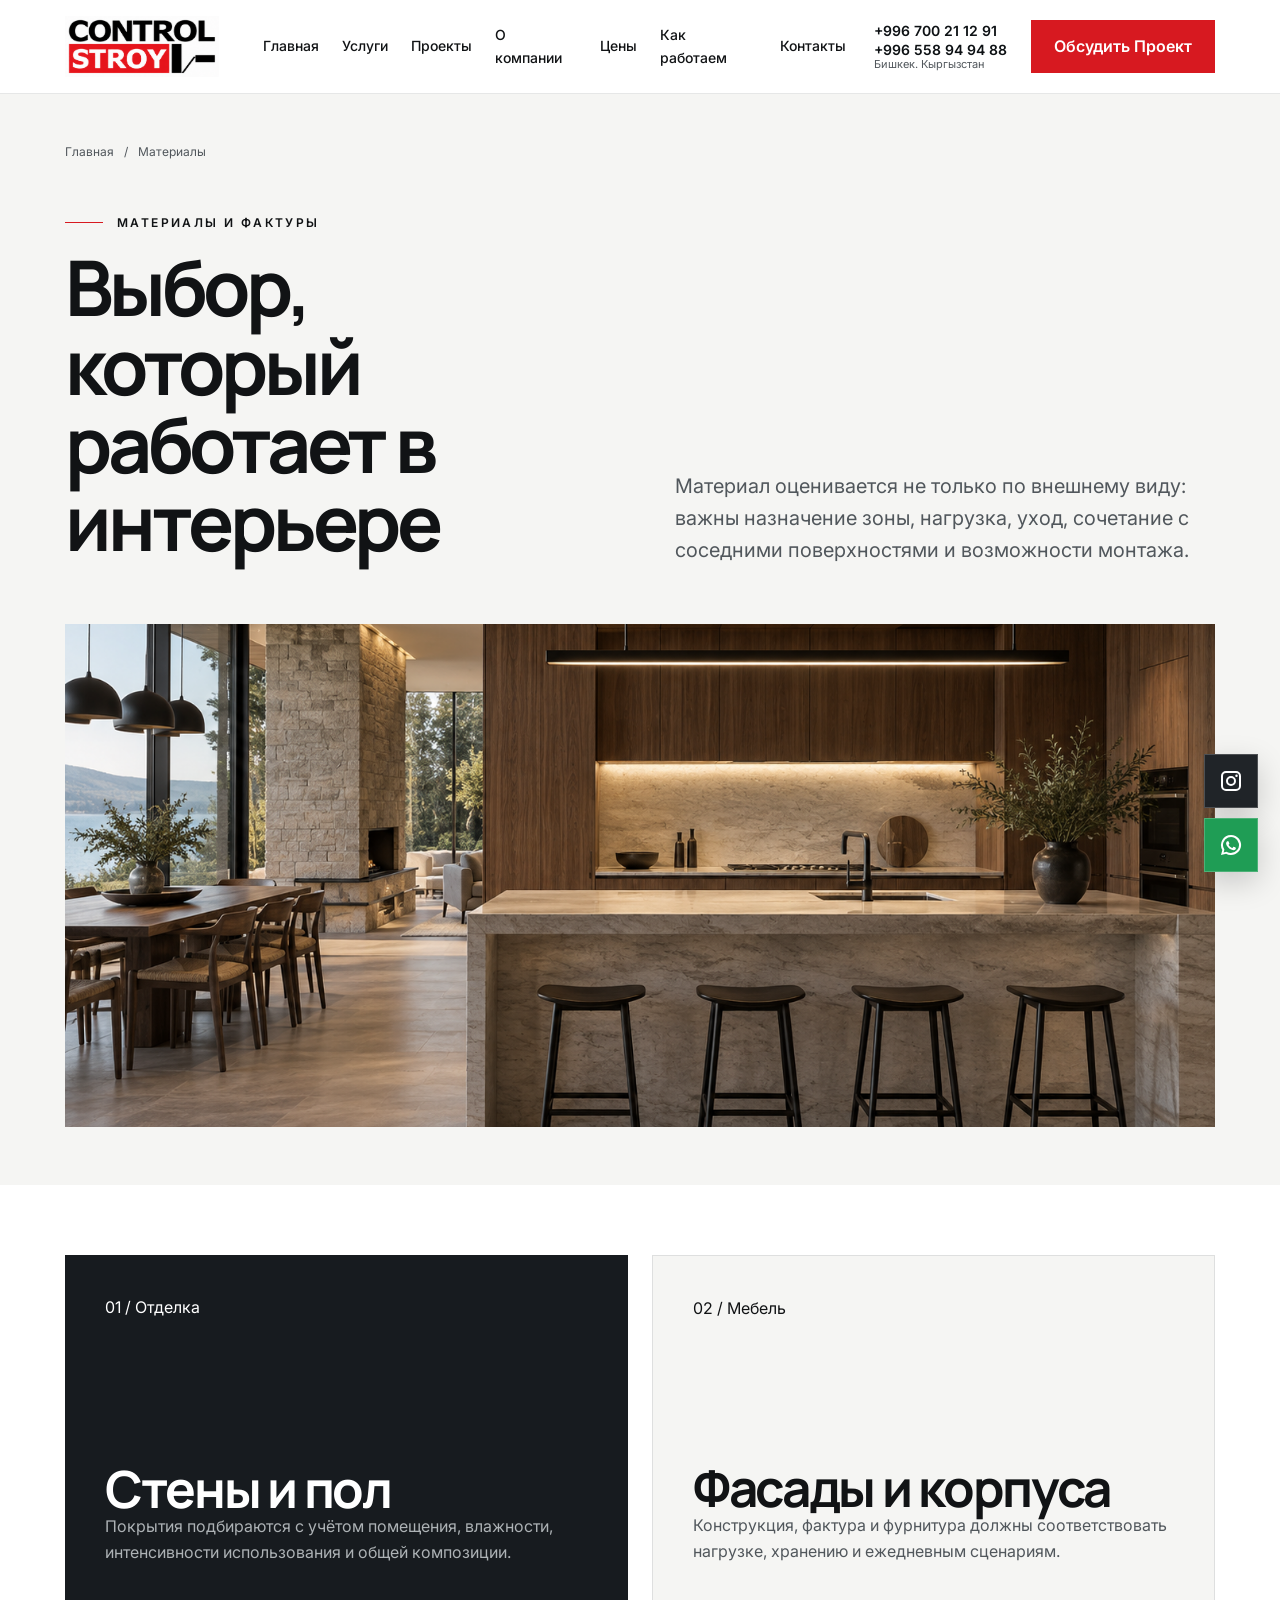
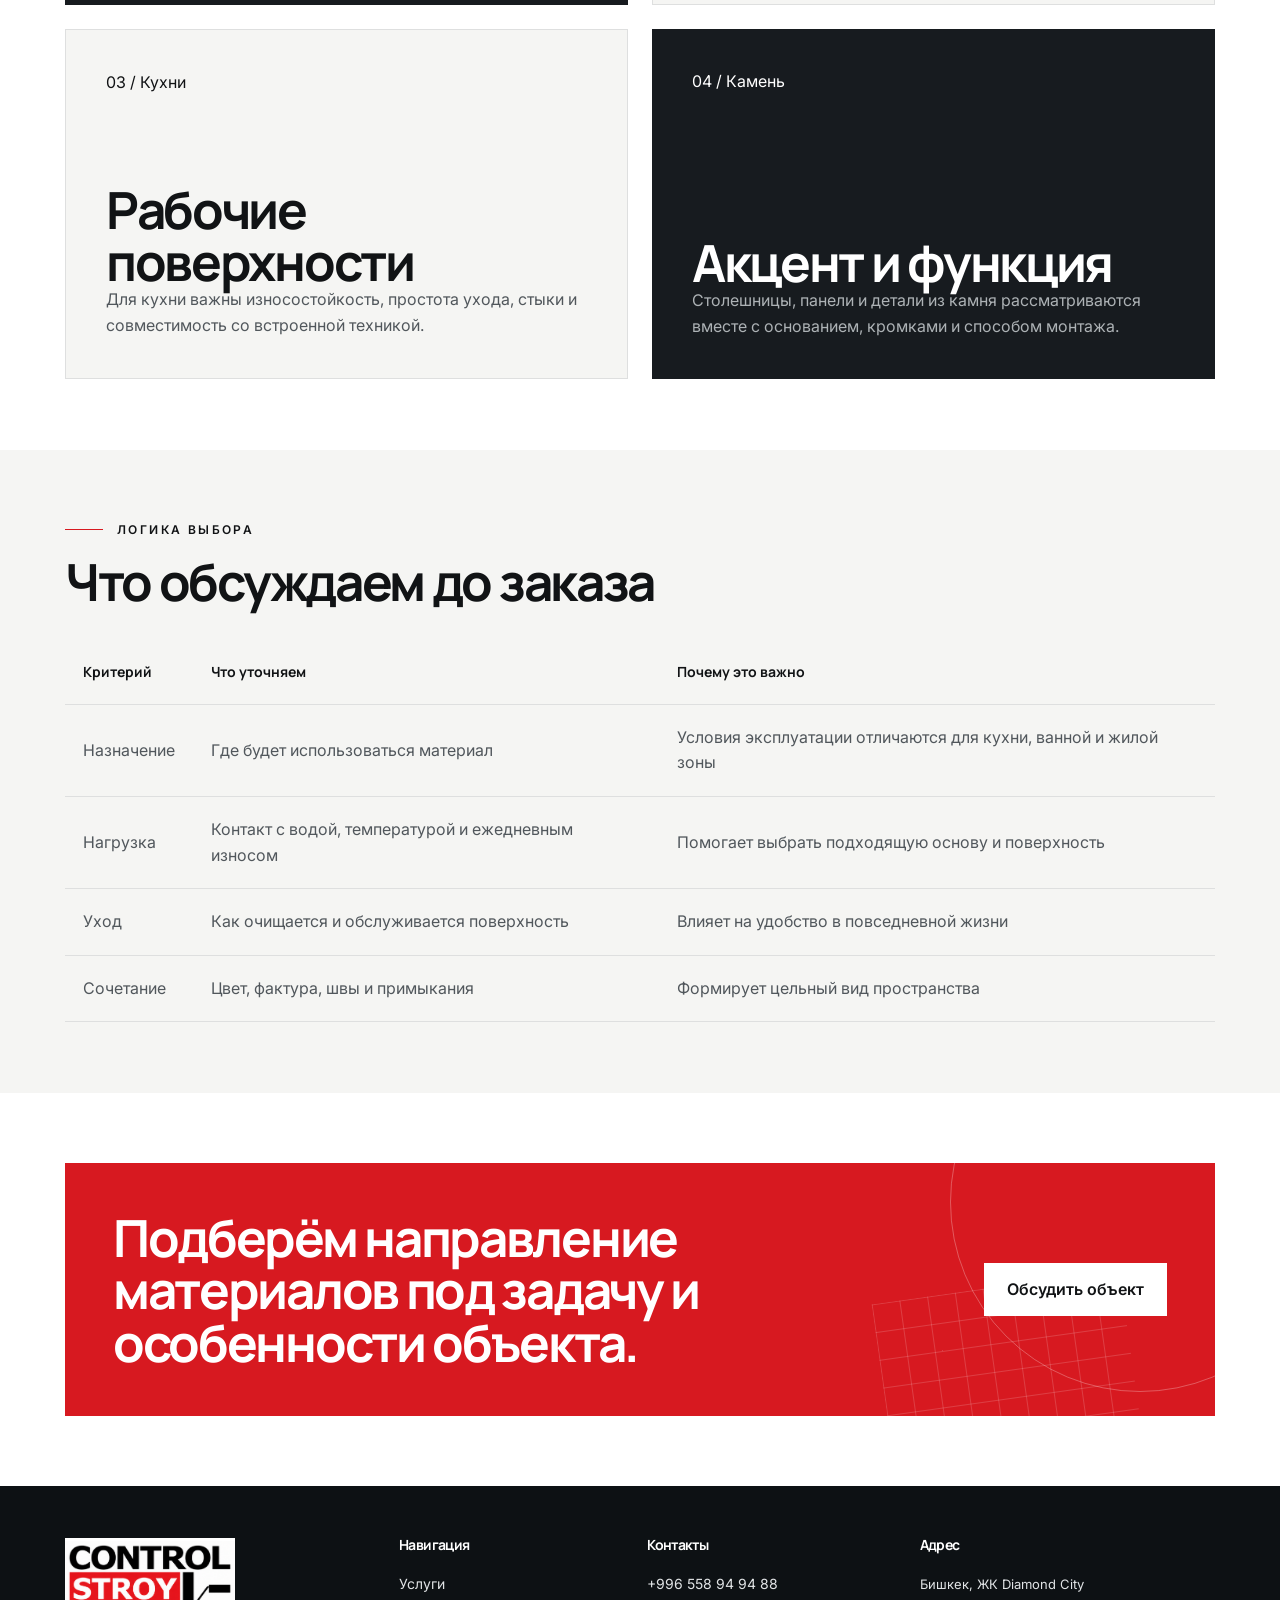
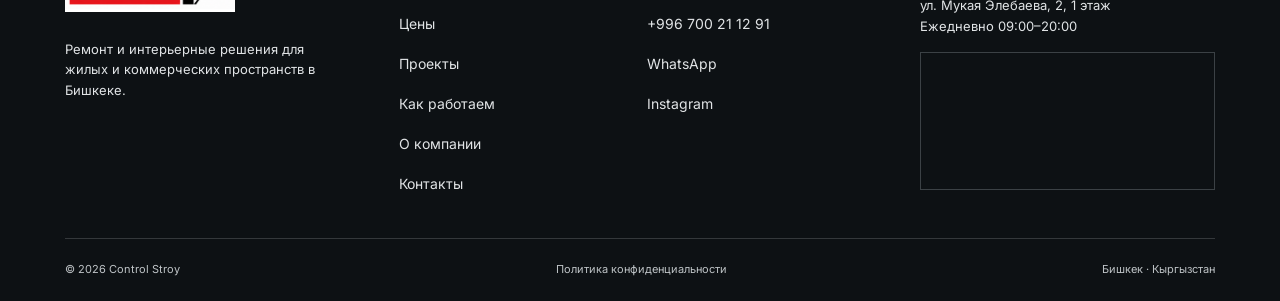
<file: materials.html>
<!doctype html>
<html lang="ru"><head><meta charset="UTF-8"><meta name="viewport" content="width=device-width,initial-scale=1"><meta name="description" content="Материалы для ремонта, мебели, кухонь и изделий из камня."><title>Материалы и решения — Control Stroy</title><link rel="stylesheet" href="assets/css/style.css"><link rel="stylesheet" href="assets/css/enhancements.css"><script src="assets/js/main.js" defer></script><script src="assets/js/menu.js" defer></script></head><body><a class="skip-link" href="#main">К содержанию</a>
<header class="site-header" data-header><div class="container header-inner"><a class="brand" href="index.html"><img src="assets/images/logo/control-stroy-logo.png" width="1735" height="691" alt="Control Stroy"></a><nav class="nav" id="main-nav" data-nav><ul class="nav__list"><li><a class="nav__link" href="index.html">Главная</a></li><li><a class="nav__link" href="services.html">Услуги</a></li><li><a class="nav__link" href="projects.html">Проекты</a></li><li><a class="nav__link" href="about.html">О компании</a></li><li><a class="nav__link" href="contacts.html">Контакты</a></li></ul></nav><div class="header-actions"><a class="header-phone" href="tel:+996558949488">+996 558 94 94 88<small>Бишкек. Кыргызстан</small></a><a class="button" href="contacts.html#contact-request">Обсудить Проект</a><a class="mobile-call" href="tel:+996558949488">☎</a><button class="menu-toggle" aria-expanded="false" aria-controls="main-nav" data-menu-toggle><span></span></button></div></div></header><div class="menu-backdrop" data-menu-backdrop></div>
<main id="main"><section class="page-hero"><div class="container"><ol class="breadcrumbs"><li><a href="index.html">Главная</a></li><li>Материалы</li></ol><div class="page-hero__grid"><div><p class="eyebrow">Материалы и фактуры</p><h1>Выбор, который работает в интерьере</h1></div><p class="lead">Материал оценивается не только по внешнему виду: важны назначение зоны, нагрузка, уход, сочетание с соседними поверхностями и возможности монтажа.</p></div><div class="page-hero__image"><img src="assets/images/generated/kitchen.png" width="1456" height="1092" alt="Сочетание дерева и камня в современной кухне"></div></div></section>
<section class="section"><div class="container materials-grid"><article class="material-card"><span class="material-card__number">01 / Отделка</span><div><h2>Стены и пол</h2><p>Покрытия подбираются с учётом помещения, влажности, интенсивности использования и общей композиции.</p></div></article><article class="material-card"><span class="material-card__number">02 / Мебель</span><div><h2>Фасады и корпуса</h2><p>Конструкция, фактура и фурнитура должны соответствовать нагрузке, хранению и ежедневным сценариям.</p></div></article><article class="material-card"><span class="material-card__number">03 / Кухни</span><div><h2>Рабочие поверхности</h2><p>Для кухни важны износостойкость, простота ухода, стыки и совместимость со встроенной техникой.</p></div></article><article class="material-card"><span class="material-card__number">04 / Камень</span><div><h2>Акцент и функция</h2><p>Столешницы, панели и детали из камня рассматриваются вместе с основанием, кромками и способом монтажа.</p></div></article></div></section>
<section class="section section--off"><div class="container"><div class="section-head"><div><p class="eyebrow">Логика выбора</p><h2>Что обсуждаем до заказа</h2></div></div><div class="table-wrap"><table class="comparison"><thead><tr><th>Критерий</th><th>Что уточняем</th><th>Почему это важно</th></tr></thead><tbody><tr><td>Назначение</td><td>Где будет использоваться материал</td><td>Условия эксплуатации отличаются для кухни, ванной и жилой зоны</td></tr><tr><td>Нагрузка</td><td>Контакт с водой, температурой и ежедневным износом</td><td>Помогает выбрать подходящую основу и поверхность</td></tr><tr><td>Уход</td><td>Как очищается и обслуживается поверхность</td><td>Влияет на удобство в повседневной жизни</td></tr><tr><td>Сочетание</td><td>Цвет, фактура, швы и примыкания</td><td>Формирует цельный вид пространства</td></tr></tbody></table></div></div></section><section class="section"><div class="container section-cta"><h2>Подберём направление материалов под задачу и особенности объекта.</h2><a class="button" href="contacts.html">Обсудить объект</a></div></section></main>
<footer class="site-footer"><div class="container"><div class="footer-bottom"><span>© <span data-year></span> Control Stroy</span><a href="process.html">Как работаем</a><a href="faq.html">Вопросы</a><a href="privacy.html">Политика конфиденциальности</a><span>Бишкек · Кыргызстан</span></div></div></footer></body></html>
</file>
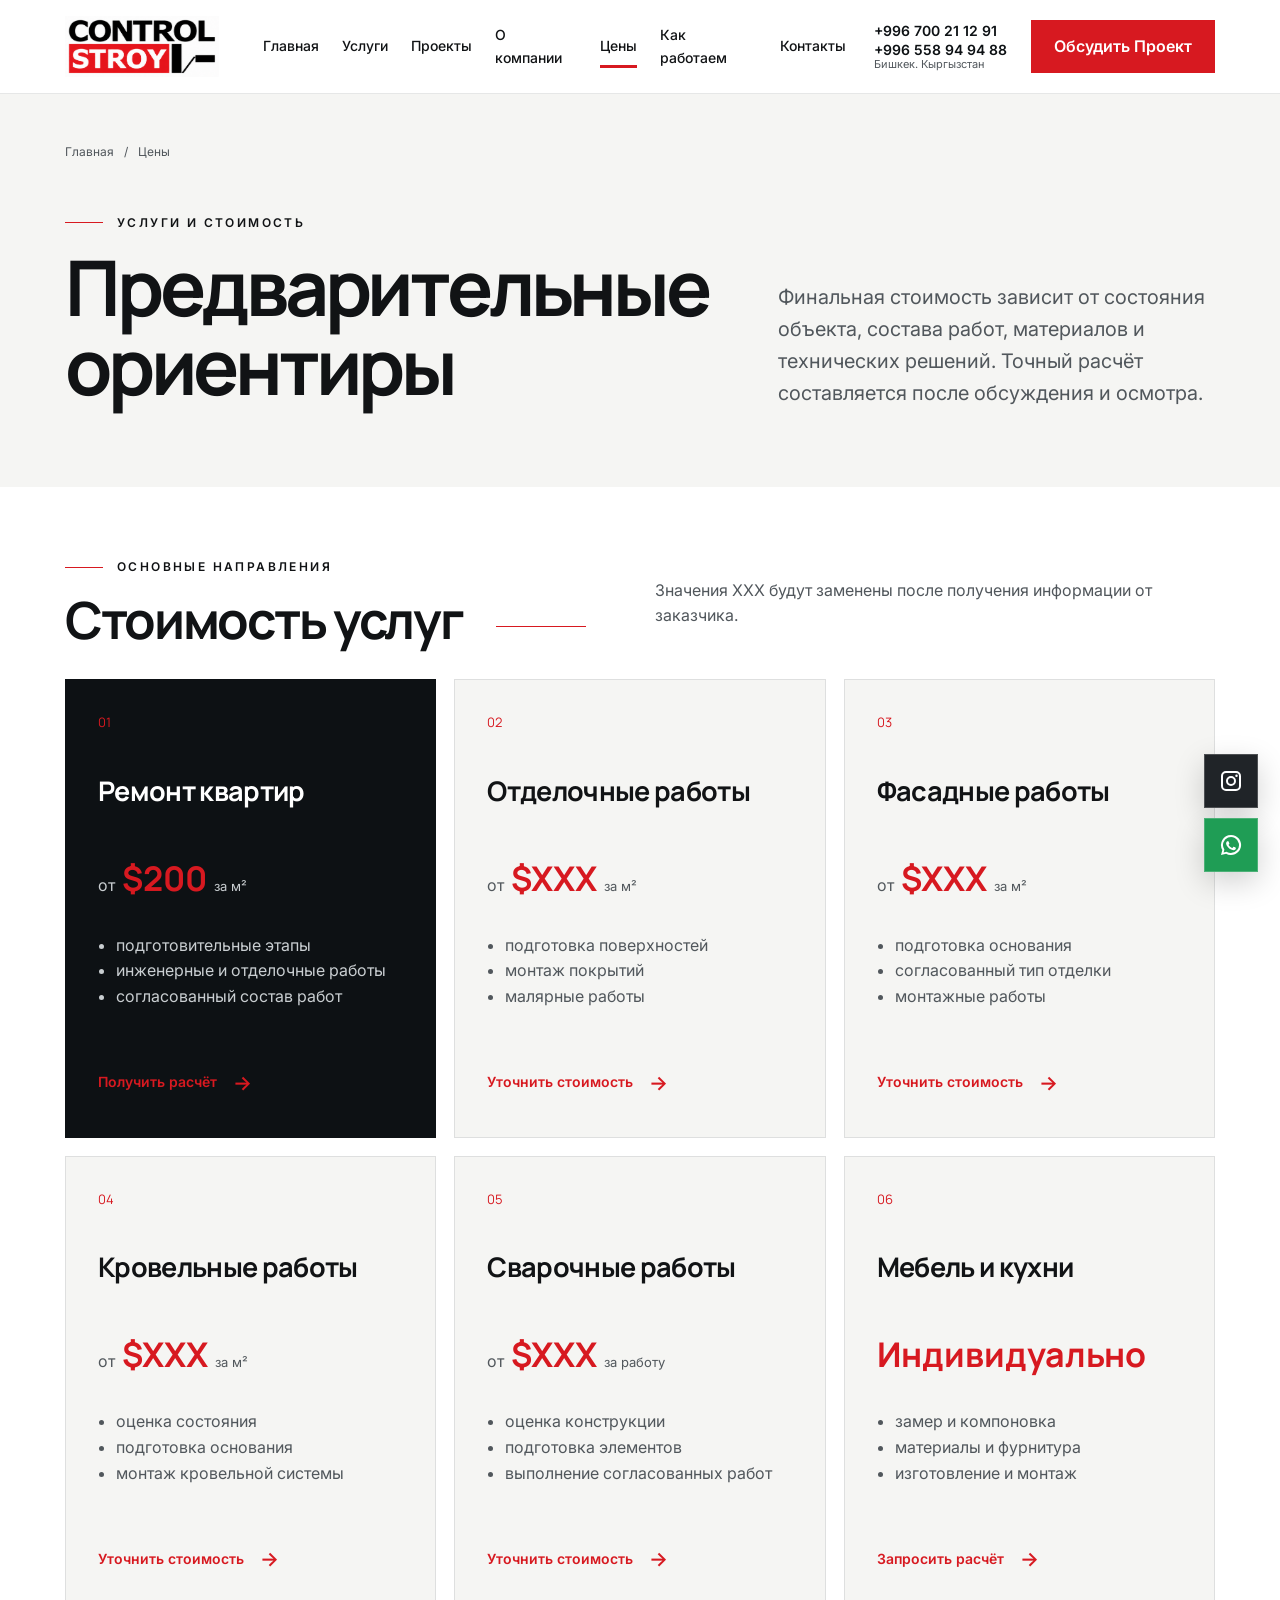
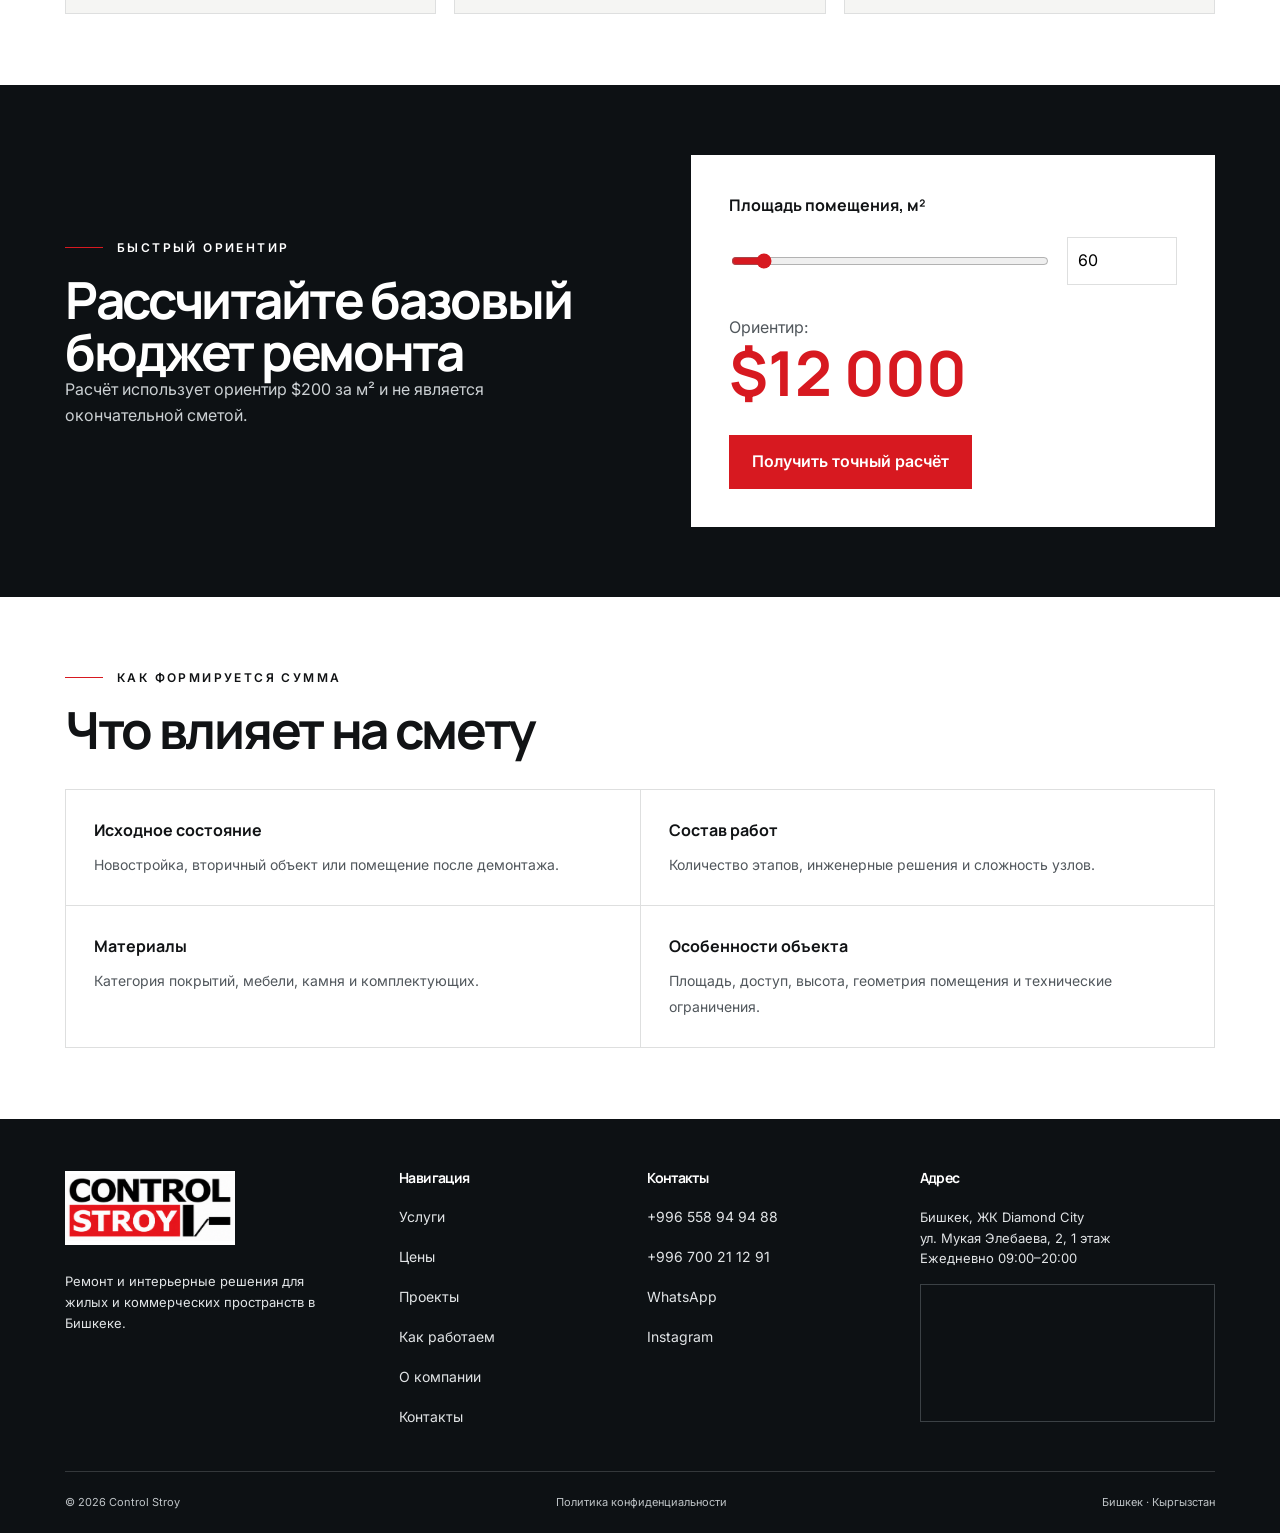
<file: prices.html>
<!doctype html>
<html lang="ru">
<head>
  <meta charset="UTF-8">
  <meta name="viewport" content="width=device-width,initial-scale=1">
  <meta name="description" content="Ориентиры по стоимости ремонта и строительных услуг Control Stroy в Бишкеке.">
  <title>Услуги и цены — Control Stroy</title>
  <link rel="stylesheet" href="assets/css/style.css"><link rel="stylesheet" href="assets/css/enhancements.css">
  <script src="assets/js/main.js" defer></script>
  <script src="assets/js/menu.js" defer></script>
  <script src="assets/js/price-calculator.js" defer></script>
</head>
<body class="page-prices">
  <a class="skip-link" href="#main">К содержанию</a>
  <header class="site-header" data-header>
    <div class="container header-inner">
      <a class="brand" href="index.html" aria-label="Control Stroy — главная"><img src="assets/images/logo/control-stroy-logo.png" width="1735" height="691" alt="Control Stroy"></a>
      <nav class="nav" id="main-nav" data-nav aria-label="Основная навигация"><ul class="nav__list"><li><a class="nav__link" href="index.html">Главная</a></li><li><a class="nav__link" href="services.html">Услуги</a></li><li><a class="nav__link" href="projects.html">Проекты</a></li><li><a class="nav__link" href="about.html">О компании</a></li><li><a class="nav__link" href="contacts.html">Контакты</a></li></ul></nav>
      <div class="header-actions"><a class="header-phone" href="tel:+996558949488">+996 558 94 94 88<small>Бишкек. Кыргызстан</small></a><a class="button" href="contacts.html#contact-request">Обсудить Проект</a><a class="mobile-call" href="tel:+996558949488" aria-label="Позвонить">☎</a><button class="menu-toggle" aria-expanded="false" aria-controls="main-nav" aria-label="Открыть меню" data-menu-toggle><span></span></button></div>
    </div>
  </header>
  <div class="menu-backdrop" data-menu-backdrop></div>
  <main id="main">
    <section class="page-hero">
      <div class="container">
        <ol class="breadcrumbs"><li><a href="index.html">Главная</a></li><li>Цены</li></ol>
        <div class="page-hero__grid"><div><p class="eyebrow">Услуги и стоимость</p><h1>Предварительные ориентиры</h1></div><p class="lead">Финальная стоимость зависит от состояния объекта, состава работ, материалов и технических решений. Точный расчёт составляется после обсуждения и осмотра.</p></div>
      </div>
    </section>
    <section class="section">
      <div class="container">
        <div class="section-head"><div><p class="eyebrow">Основные направления</p><h2>Стоимость услуг</h2></div><span class="section-head__line"></span><p class="section-head__copy">Значения XXX будут заменены после получения информации от заказчика.</p></div>
        <div class="pricing-grid">
          <article class="price-card price-card--accent price-card--featured"><span class="price-card__index">01</span><h3>Ремонт квартир</h3><p class="price-card__price">от <strong>$200</strong><small>за м²</small></p><ul><li>подготовительные этапы</li><li>инженерные и отделочные работы</li><li>согласованный состав работ</li></ul><a class="link-arrow" href="contacts.html">Получить расчёт</a></article>
          <article class="price-card"><span class="price-card__index">02</span><h3>Отделочные работы</h3><p class="price-card__price">от <strong>$XXX</strong><small>за м²</small></p><ul><li>подготовка поверхностей</li><li>монтаж покрытий</li><li>малярные работы</li></ul><a class="link-arrow" href="contacts.html">Уточнить стоимость</a></article>
          <article class="price-card"><span class="price-card__index">03</span><h3>Фасадные работы</h3><p class="price-card__price">от <strong>$XXX</strong><small>за м²</small></p><ul><li>подготовка основания</li><li>согласованный тип отделки</li><li>монтажные работы</li></ul><a class="link-arrow" href="contacts.html">Уточнить стоимость</a></article>
          <article class="price-card"><span class="price-card__index">04</span><h3>Кровельные работы</h3><p class="price-card__price">от <strong>$XXX</strong><small>за м²</small></p><ul><li>оценка состояния</li><li>подготовка основания</li><li>монтаж кровельной системы</li></ul><a class="link-arrow" href="contacts.html">Уточнить стоимость</a></article>
          <article class="price-card"><span class="price-card__index">05</span><h3>Сварочные работы</h3><p class="price-card__price">от <strong>$XXX</strong><small>за работу</small></p><ul><li>оценка конструкции</li><li>подготовка элементов</li><li>выполнение согласованных работ</li></ul><a class="link-arrow" href="contacts.html">Уточнить стоимость</a></article>
          <article class="price-card"><span class="price-card__index">06</span><h3>Мебель и кухни</h3><p class="price-card__price"><strong>Индивидуально</strong></p><ul><li>замер и компоновка</li><li>материалы и фурнитура</li><li>изготовление и монтаж</li></ul><a class="link-arrow" href="contacts.html">Запросить расчёт</a></article>
        </div>
      </div>
    </section>
    <section class="section section--dark">
      <div class="container calculator" data-calculator>
        <div><p class="eyebrow">Быстрый ориентир</p><h2>Рассчитайте базовый бюджет ремонта</h2><p>Расчёт использует ориентир $200 за м² и не является окончательной сметой.</p></div>
        <div class="calculator__panel"><label for="calc-area">Площадь помещения, м²</label><div class="calculator__control"><input id="calc-area" type="range" min="20" max="500" step="5" value="60" data-calc-range><input type="number" min="20" max="500" step="5" value="60" aria-label="Площадь числом" data-calc-number></div><p class="calculator__result">Ориентир: <strong data-calc-result>$12 000</strong></p><a class="button" href="contacts.html">Получить точный расчёт</a></div>
      </div>
    </section>
    <section class="section"><div class="container"><div class="section-head"><div><p class="eyebrow">Как формируется сумма</p><h2>Что влияет на смету</h2></div></div><div class="document-list"><div class="document-item"><strong>Исходное состояние</strong><span>Новостройка, вторичный объект или помещение после демонтажа.</span></div><div class="document-item"><strong>Состав работ</strong><span>Количество этапов, инженерные решения и сложность узлов.</span></div><div class="document-item"><strong>Материалы</strong><span>Категория покрытий, мебели, камня и комплектующих.</span></div><div class="document-item"><strong>Особенности объекта</strong><span>Площадь, доступ, высота, геометрия помещения и технические ограничения.</span></div></div></div></section>
  </main>
  <footer class="site-footer"></footer>
</body>
</html>
</file>
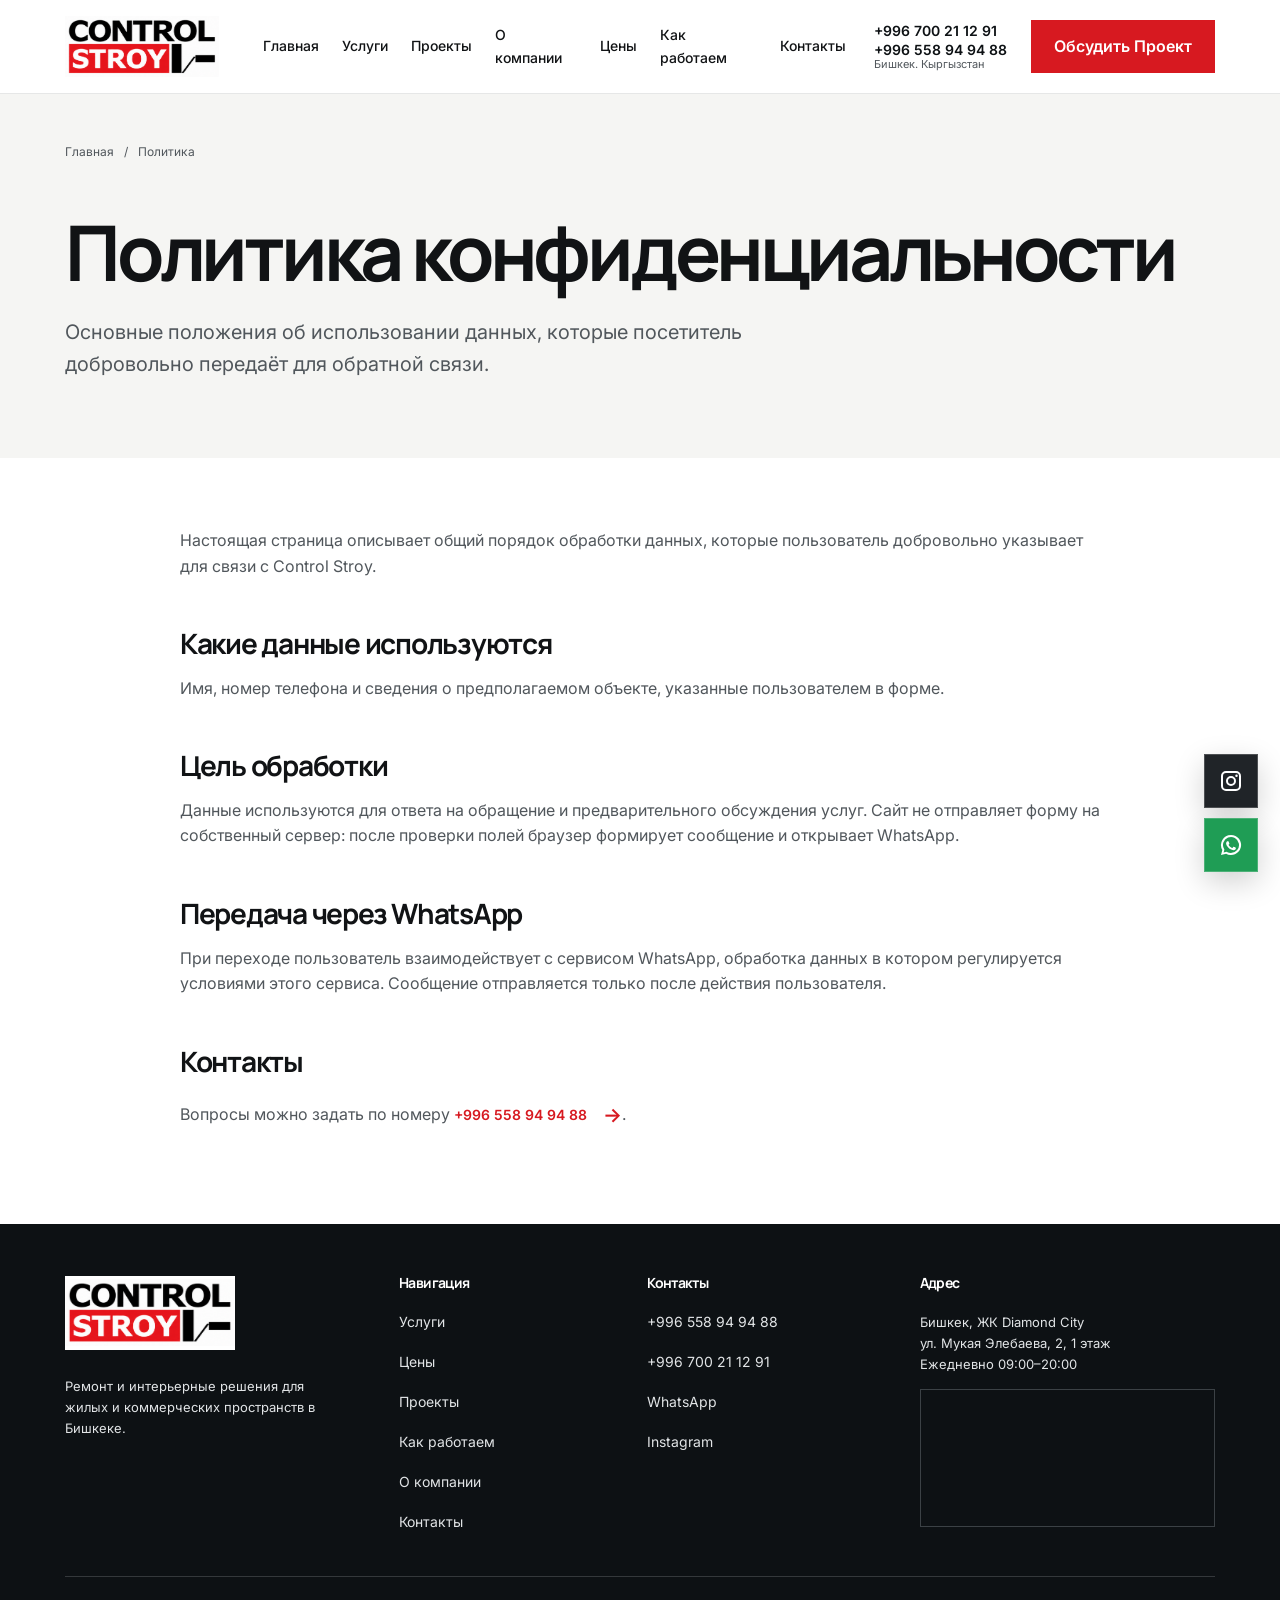
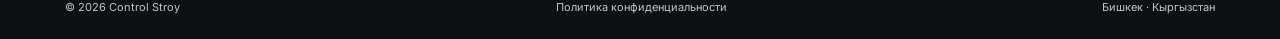
<file: privacy.html>
<!doctype html>
<html lang="ru">
<head>
  <meta charset="UTF-8">
  <meta name="viewport" content="width=device-width,initial-scale=1">
  <meta name="description" content="Политика обработки данных сайта Control Stroy.">
  <title>Политика конфиденциальности — Control Stroy</title>
  <link rel="stylesheet" href="assets/css/style.css">
  <link rel="stylesheet" href="assets/css/enhancements.css">
  <script src="assets/js/main.js" defer></script>
  <script src="assets/js/menu.js" defer></script>
</head>
<body class="page-privacy">
  <a class="skip-link" href="#main">К содержанию</a>
  <header class="site-header" data-header>
    <div class="container header-inner">
      <a class="brand" href="index.html" aria-label="Control Stroy — главная">
        <img src="assets/images/logo/control-stroy-logo.png" width="1735" height="691" alt="Control Stroy">
      </a>
      <nav class="nav" id="main-nav" data-nav aria-label="Основная навигация">
        <ul class="nav__list">
          <li><a class="nav__link" href="index.html">Главная</a></li>
          <li><a class="nav__link" href="services.html">Услуги</a></li>
          <li><a class="nav__link" href="projects.html">Проекты</a></li>
          <li><a class="nav__link" href="about.html">О компании</a></li>
          <li><a class="nav__link" href="contacts.html">Контакты</a></li>
        </ul>
      </nav>
      <div class="header-actions">
        <a class="header-phone" href="tel:+996558949488">+996 558 94 94 88<small>Бишкек. Кыргызстан</small></a>
        <a class="button" href="contacts.html#contact-request">Обсудить Проект</a>
        <a class="mobile-call" href="tel:+996558949488" aria-label="Позвонить">☎</a>
        <button class="menu-toggle" type="button" aria-expanded="false" aria-controls="main-nav" aria-label="Открыть меню" data-menu-toggle><span></span></button>
      </div>
    </div>
  </header>
  <div class="menu-backdrop" data-menu-backdrop></div>

  <main id="main">
    <section class="page-hero">
      <div class="container">
        <ol class="breadcrumbs"><li><a href="index.html">Главная</a></li><li>Политика</li></ol>
        <h1>Политика конфиденциальности</h1>
        <p class="lead">Основные положения об использовании данных, которые посетитель добровольно передаёт для обратной связи.</p>
      </div>
    </section>
    <section class="section">
      <div class="container legal">
        <p>Настоящая страница описывает общий порядок обработки данных, которые пользователь добровольно указывает для связи с Control Stroy.</p>
        <h2>Какие данные используются</h2>
        <p>Имя, номер телефона и сведения о предполагаемом объекте, указанные пользователем в форме.</p>
        <h2>Цель обработки</h2>
        <p>Данные используются для ответа на обращение и предварительного обсуждения услуг. Сайт не отправляет форму на собственный сервер: после проверки полей браузер формирует сообщение и открывает WhatsApp.</p>
        <h2>Передача через WhatsApp</h2>
        <p>При переходе пользователь взаимодействует с сервисом WhatsApp, обработка данных в котором регулируется условиями этого сервиса. Сообщение отправляется только после действия пользователя.</p>
        <h2>Контакты</h2>
        <p>Вопросы можно задать по номеру <a class="link-arrow" href="tel:+996558949488">+996 558 94 94 88</a>.</p>
      </div>
    </section>
  </main>
  <footer class="site-footer"></footer>
</body>
</html>
</file>
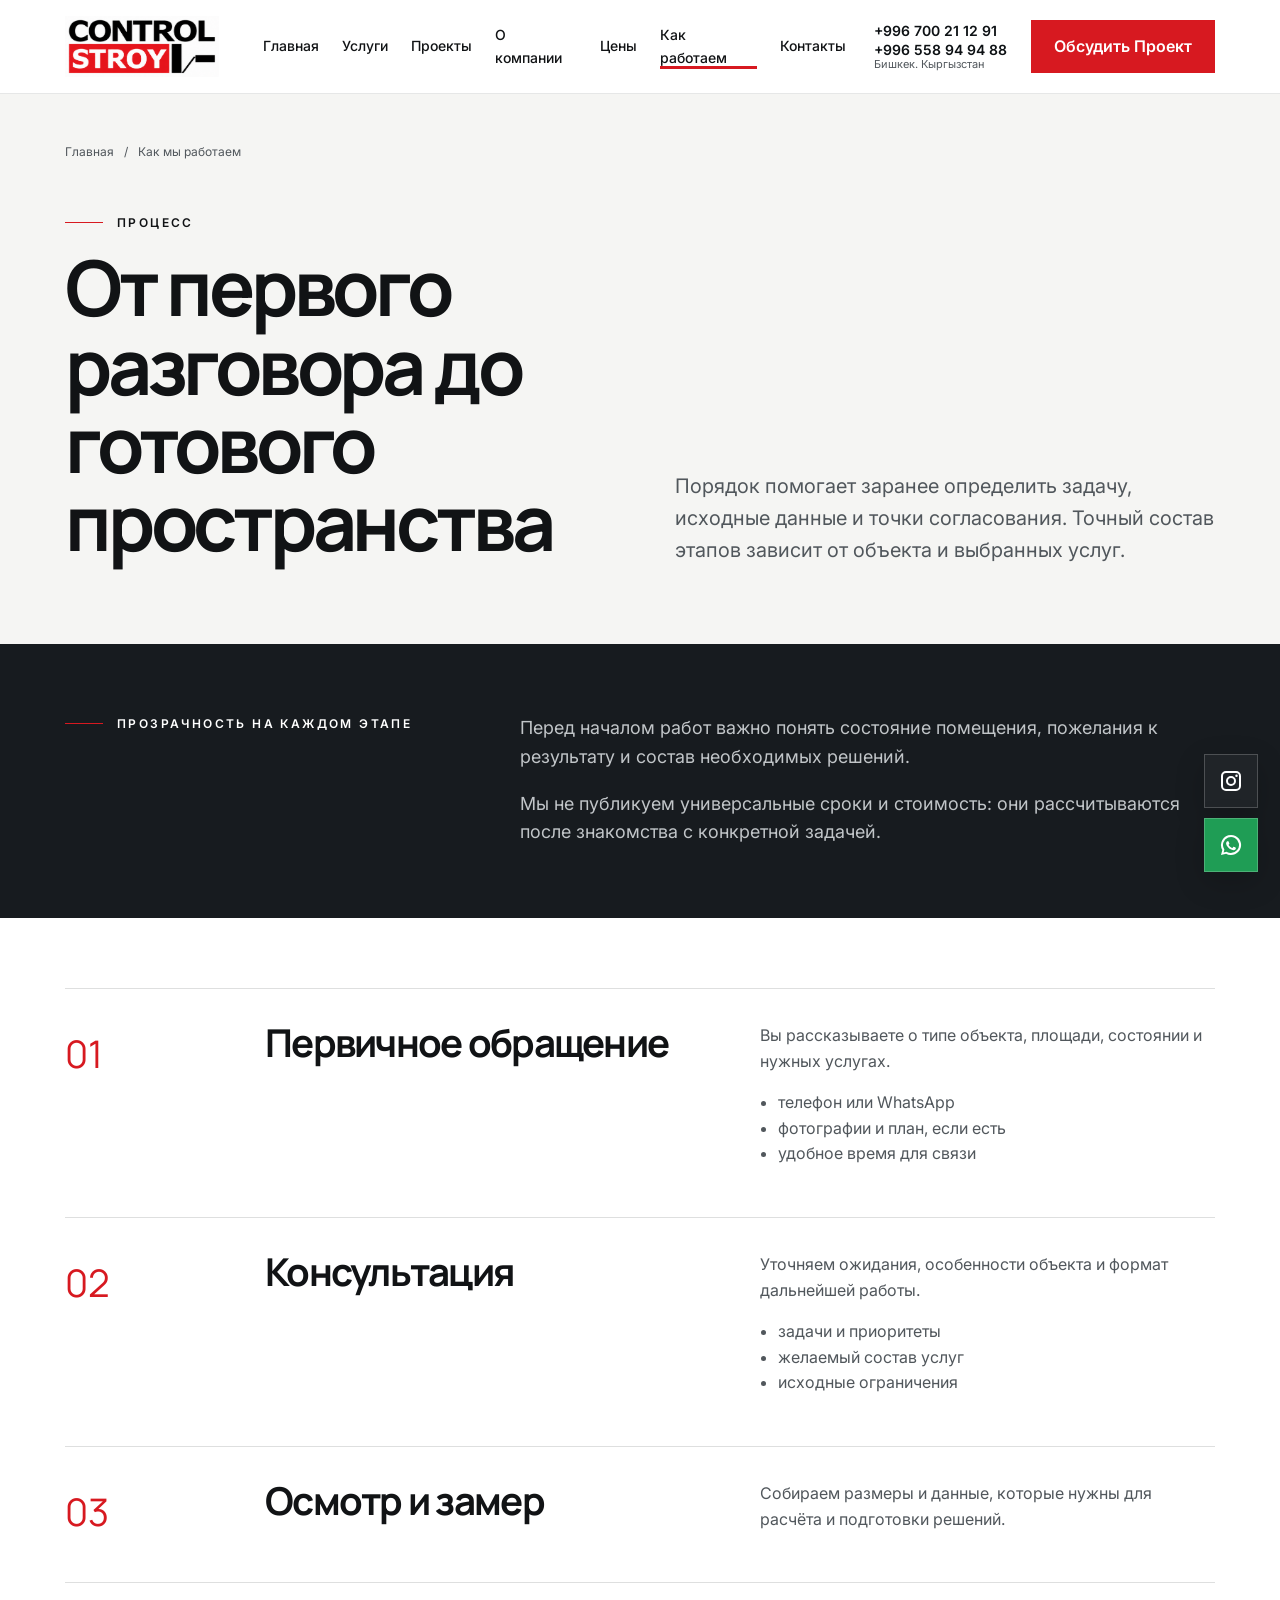
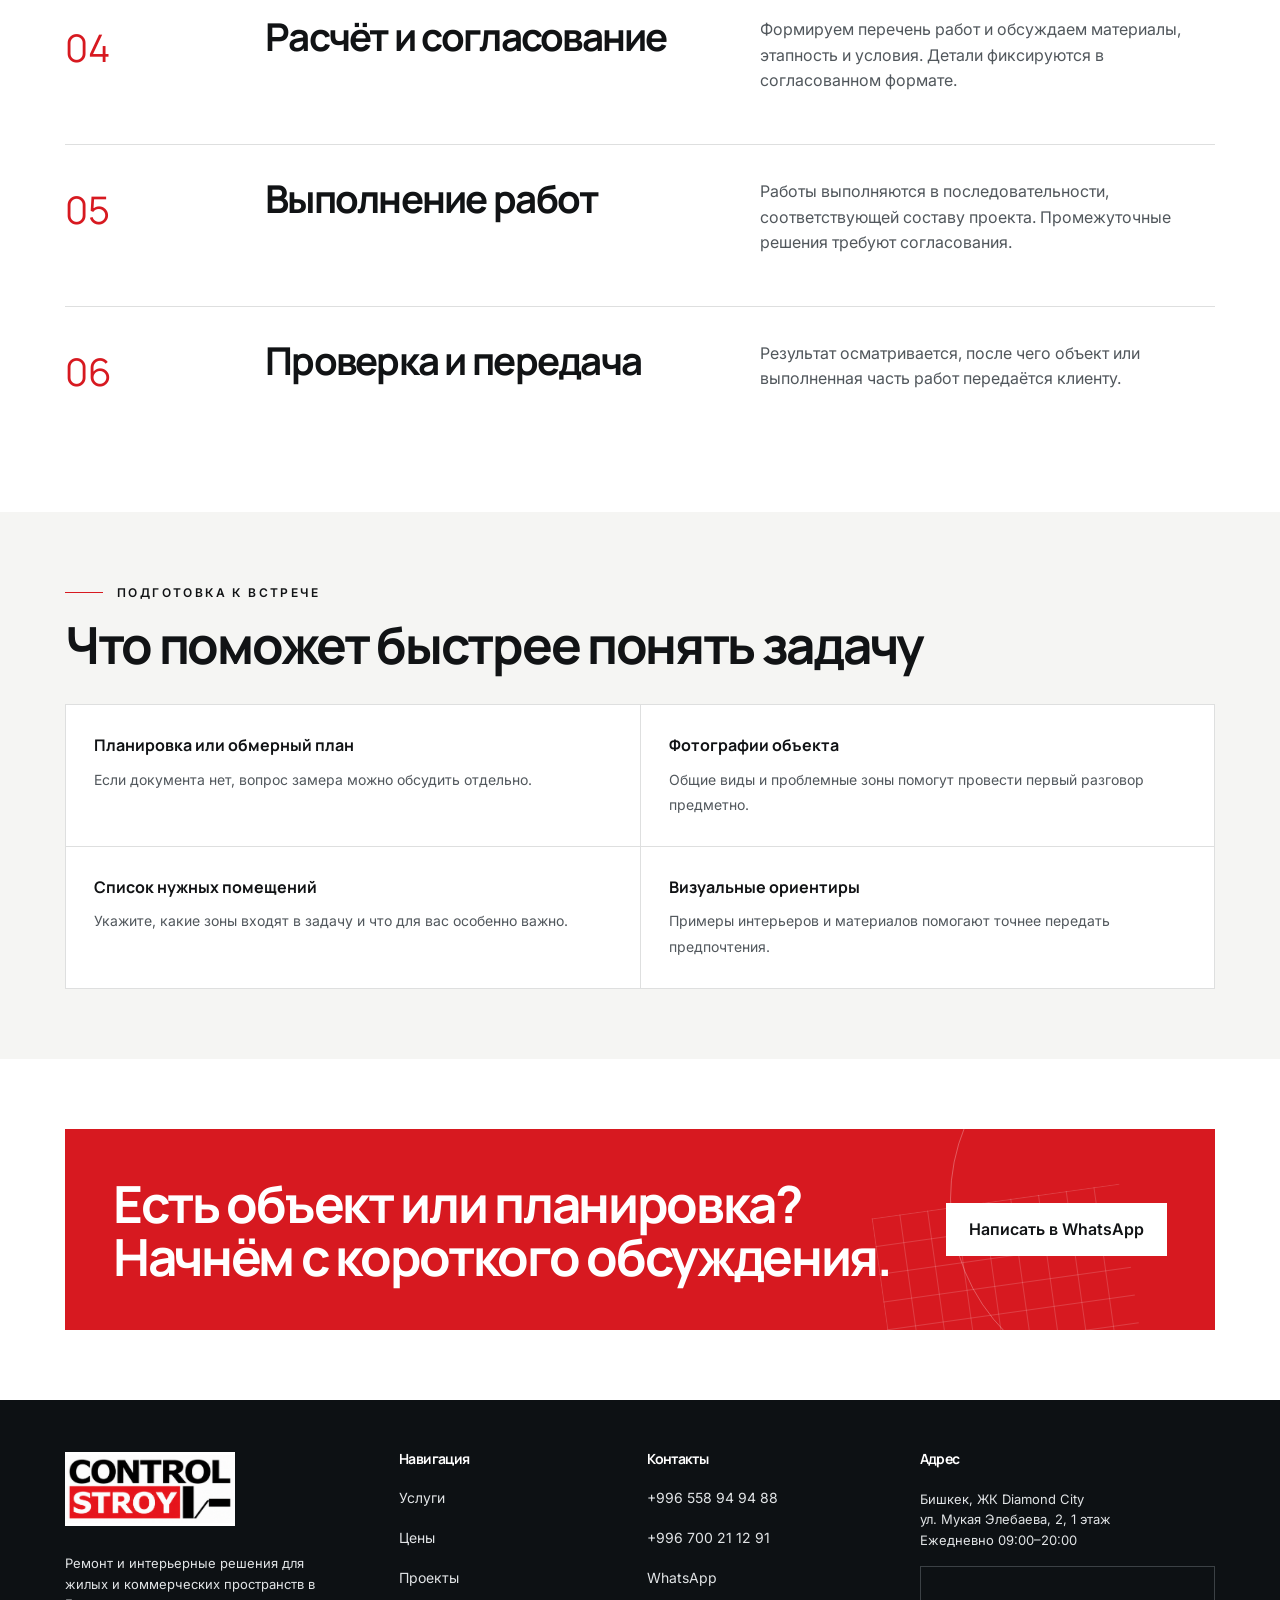
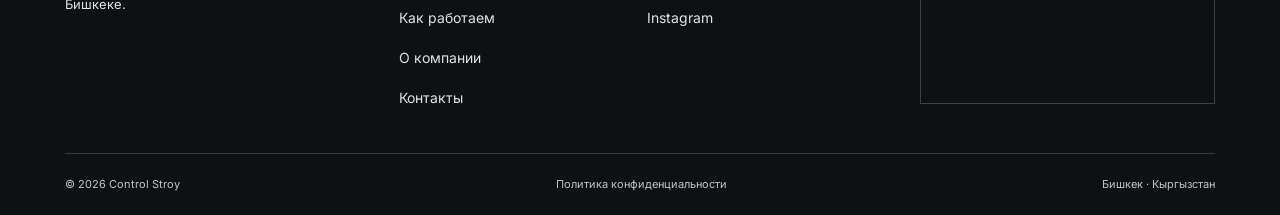
<file: process.html>
<!doctype html>
<html lang="ru"><head><meta charset="UTF-8"><meta name="viewport" content="width=device-width,initial-scale=1"><meta name="description" content="Этапы работы Control Stroy — от первой консультации до передачи результата."><title>Как мы работаем — Control Stroy</title><link rel="stylesheet" href="assets/css/style.css"><link rel="stylesheet" href="assets/css/enhancements.css"><script src="assets/js/main.js" defer></script><script src="assets/js/menu.js" defer></script></head><body><a class="skip-link" href="#main">К содержанию</a>
<header class="site-header" data-header><div class="container header-inner"><a class="brand" href="index.html"><img src="assets/images/logo/control-stroy-logo.png" width="1735" height="691" alt="Control Stroy"></a><nav class="nav" id="main-nav" data-nav><ul class="nav__list"><li><a class="nav__link" href="index.html">Главная</a></li><li><a class="nav__link" href="services.html">Услуги</a></li><li><a class="nav__link" href="projects.html">Проекты</a></li><li><a class="nav__link" href="about.html">О компании</a></li><li><a class="nav__link" href="contacts.html">Контакты</a></li></ul></nav><div class="header-actions"><a class="header-phone" href="tel:+996558949488">+996 558 94 94 88<small>Бишкек. Кыргызстан</small></a><a class="button" href="contacts.html#contact-request">Обсудить Проект</a><a class="mobile-call" href="tel:+996558949488" aria-label="Позвонить">☎</a><button class="menu-toggle" aria-expanded="false" aria-controls="main-nav" aria-label="Открыть меню" data-menu-toggle><span></span></button></div></div></header><div class="menu-backdrop" data-menu-backdrop></div>
<main id="main"><section class="page-hero"><div class="container"><ol class="breadcrumbs"><li><a href="index.html">Главная</a></li><li>Как мы работаем</li></ol><div class="page-hero__grid"><div><p class="eyebrow">Процесс</p><h1>От первого разговора до готового пространства</h1></div><p class="lead">Порядок помогает заранее определить задачу, исходные данные и точки согласования. Точный состав этапов зависит от объекта и выбранных услуг.</p></div></div></section>
<section class="section intro-band"><div class="container intro-band__grid"><p class="eyebrow">Прозрачность на каждом этапе</p><div class="intro-band__copy"><p>Перед началом работ важно понять состояние помещения, пожелания к результату и состав необходимых решений.</p><p>Мы не публикуем универсальные сроки и стоимость: они рассчитываются после знакомства с конкретной задачей.</p></div></div></section>
<section class="section"><div class="container timeline"><article class="timeline-item"><h2>Первичное обращение</h2><div class="timeline-item__details"><p>Вы рассказываете о типе объекта, площади, состоянии и нужных услугах.</p><ul><li>телефон или WhatsApp</li><li>фотографии и план, если есть</li><li>удобное время для связи</li></ul></div></article><article class="timeline-item"><h2>Консультация</h2><div class="timeline-item__details"><p>Уточняем ожидания, особенности объекта и формат дальнейшей работы.</p><ul><li>задачи и приоритеты</li><li>желаемый состав услуг</li><li>исходные ограничения</li></ul></div></article><article class="timeline-item"><h2>Осмотр и замер</h2><div class="timeline-item__details"><p>Собираем размеры и данные, которые нужны для расчёта и подготовки решений.</p></div></article><article class="timeline-item"><h2>Расчёт и согласование</h2><div class="timeline-item__details"><p>Формируем перечень работ и обсуждаем материалы, этапность и условия. Детали фиксируются в согласованном формате.</p></div></article><article class="timeline-item"><h2>Выполнение работ</h2><div class="timeline-item__details"><p>Работы выполняются в последовательности, соответствующей составу проекта. Промежуточные решения требуют согласования.</p></div></article><article class="timeline-item"><h2>Проверка и передача</h2><div class="timeline-item__details"><p>Результат осматривается, после чего объект или выполненная часть работ передаётся клиенту.</p></div></article></div></section>
<section class="section section--off"><div class="container"><div class="section-head"><div><p class="eyebrow">Подготовка к встрече</p><h2>Что поможет быстрее понять задачу</h2></div></div><div class="document-list"><div class="document-item"><strong>Планировка или обмерный план</strong><span>Если документа нет, вопрос замера можно обсудить отдельно.</span></div><div class="document-item"><strong>Фотографии объекта</strong><span>Общие виды и проблемные зоны помогут провести первый разговор предметно.</span></div><div class="document-item"><strong>Список нужных помещений</strong><span>Укажите, какие зоны входят в задачу и что для вас особенно важно.</span></div><div class="document-item"><strong>Визуальные ориентиры</strong><span>Примеры интерьеров и материалов помогают точнее передать предпочтения.</span></div></div></div></section><section class="section"><div class="container section-cta"><h2>Есть объект или планировка? Начнём с короткого обсуждения.</h2><a class="button" href="https://wa.me/996558949488" target="_blank" rel="noopener noreferrer">Написать в WhatsApp</a></div></section></main>
<footer class="site-footer"><div class="container"><div class="footer-bottom"><span>© <span data-year></span> Control Stroy</span><a href="services.html">Услуги</a><a href="faq.html">Вопросы</a><a href="privacy.html">Политика конфиденциальности</a><span>Бишкек · Кыргызстан</span></div></div></footer></body></html>
</file>
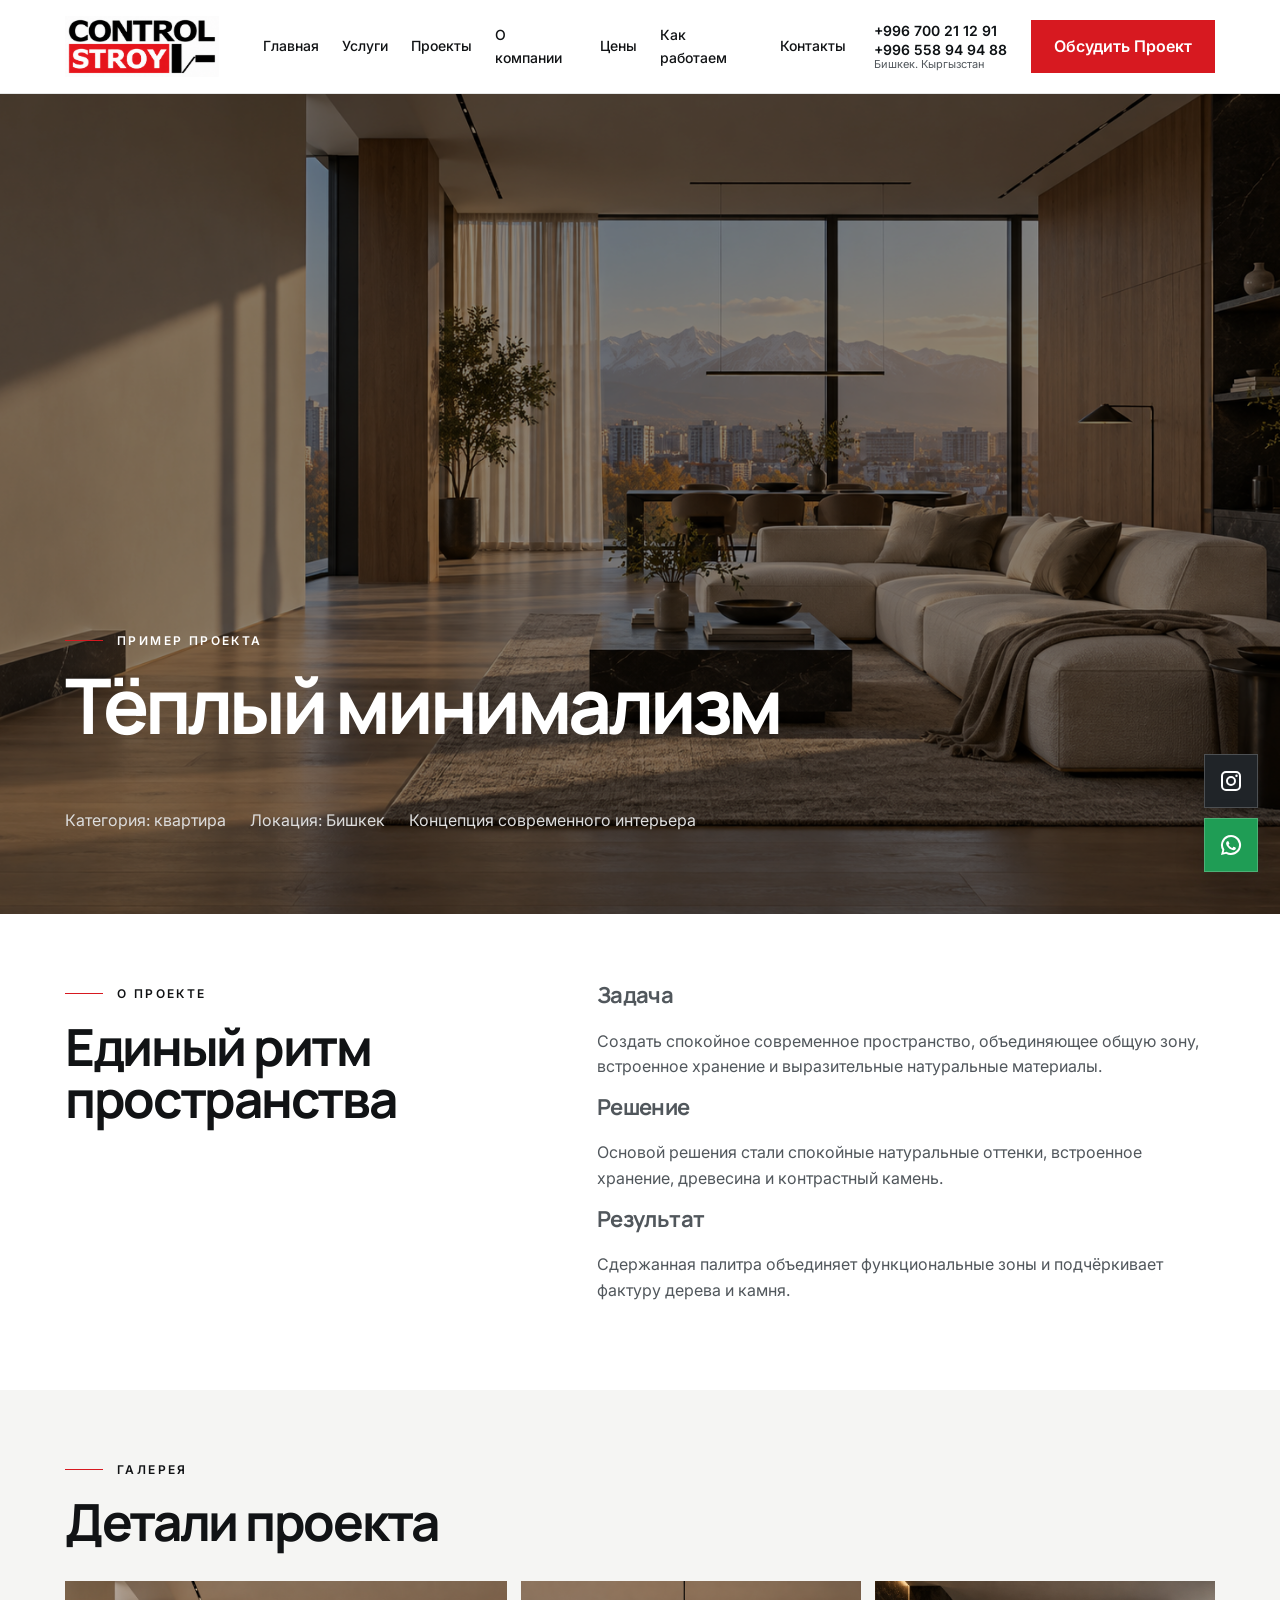
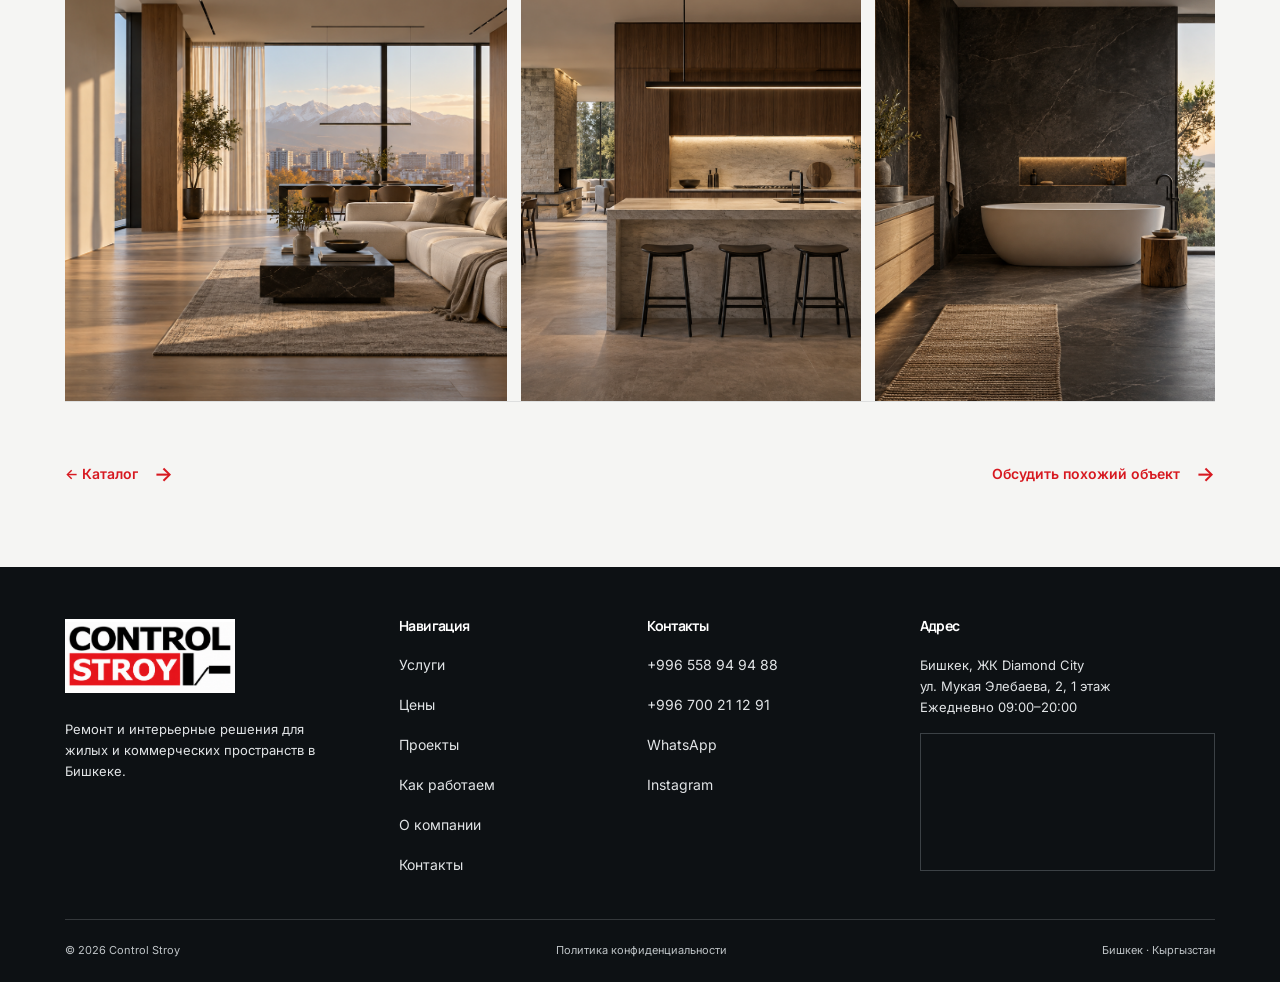
<file: project.html>
<!doctype html><html lang="ru"><head><meta charset="UTF-8"><meta name="viewport" content="width=device-width,initial-scale=1"><meta name="description" content="Пример оформления страницы проекта Control Stroy."><title>Тёплый минимализм — демонстрационный проект</title><link rel="stylesheet" href="assets/css/style.css"><link rel="stylesheet" href="assets/css/enhancements.css"><script src="assets/js/main.js" defer></script><script src="assets/js/menu.js" defer></script></head><body><header class="site-header" data-header><div class="container header-inner"><a class="brand" href="index.html"><img src="assets/images/logo/control-stroy-logo.png" width="1735" height="691" alt="Control Stroy"></a><nav class="nav" id="main-nav" data-nav><ul class="nav__list"><li><a class="nav__link" href="index.html">Главная</a></li><li><a class="nav__link" href="services.html">Услуги</a></li><li><a class="nav__link is-active" href="projects.html">Проекты</a></li><li><a class="nav__link" href="about.html">О компании</a></li><li><a class="nav__link" href="contacts.html">Контакты</a></li></ul></nav><div class="header-actions"><a class="header-phone" href="tel:+996558949488">+996 558 94 94 88<small>Бишкек. Кыргызстан</small></a><a class="button" href="contacts.html#contact-request">Обсудить Проект</a><a class="mobile-call" href="tel:+996558949488">☎</a><button class="menu-toggle" aria-expanded="false" aria-controls="main-nav" data-menu-toggle><span></span></button></div></div></header><div class="menu-backdrop" data-menu-backdrop></div><main><section class="project-detail-hero"><img src="assets/images/generated/hero-interior.png" width="1536" height="1024" alt="Современный интерьер гостиной"><div class="container project-detail-hero__content"><p class="eyebrow">Пример проекта</p><h1>Тёплый минимализм</h1><div class="project-meta"><span>Категория: квартира</span><span>Локация: Бишкек</span><span>Концепция современного интерьера</span></div></div></section><section class="section"><div class="container project-copy"><div><p class="eyebrow">О проекте</p><h2>Единый ритм пространства</h2></div><div class="project-copy__body"><h3>Задача</h3><p>Создать спокойное современное пространство, объединяющее общую зону, встроенное хранение и выразительные натуральные материалы.</p><h3>Решение</h3><p>Основой решения стали спокойные натуральные оттенки, встроенное хранение, древесина и контрастный камень.</p><h3>Результат</h3><p>Сдержанная палитра объединяет функциональные зоны и подчёркивает фактуру дерева и камня.</p></div></div></section><section class="section section--off"><div class="container"><div class="section-head"><div><p class="eyebrow">Галерея</p><h2>Детали проекта</h2></div></div><div class="gallery"><img src="assets/images/generated/hero-interior.png" width="1536" height="1024" loading="lazy" alt="Общий вид гостиной"><img src="assets/images/generated/kitchen.png" width="1456" height="1092" loading="lazy" alt="Кухонная зона"><img src="assets/images/generated/bathroom.png" width="1456" height="1092" loading="lazy" alt="Ванная комната"></div><div class="project-nav"><a class="link-arrow" href="projects.html">← Каталог</a><a class="link-arrow" href="contacts.html">Обсудить похожий объект</a></div></div></section></main><footer class="site-footer"><div class="container"><div class="footer-bottom"><span>© <span data-year></span> Control Stroy</span><a href="services.html">Услуги</a><a href="privacy.html">Политика конфиденциальности</a><span>Бишкек · Кыргызстан</span></div></div></footer></body></html>
</file>
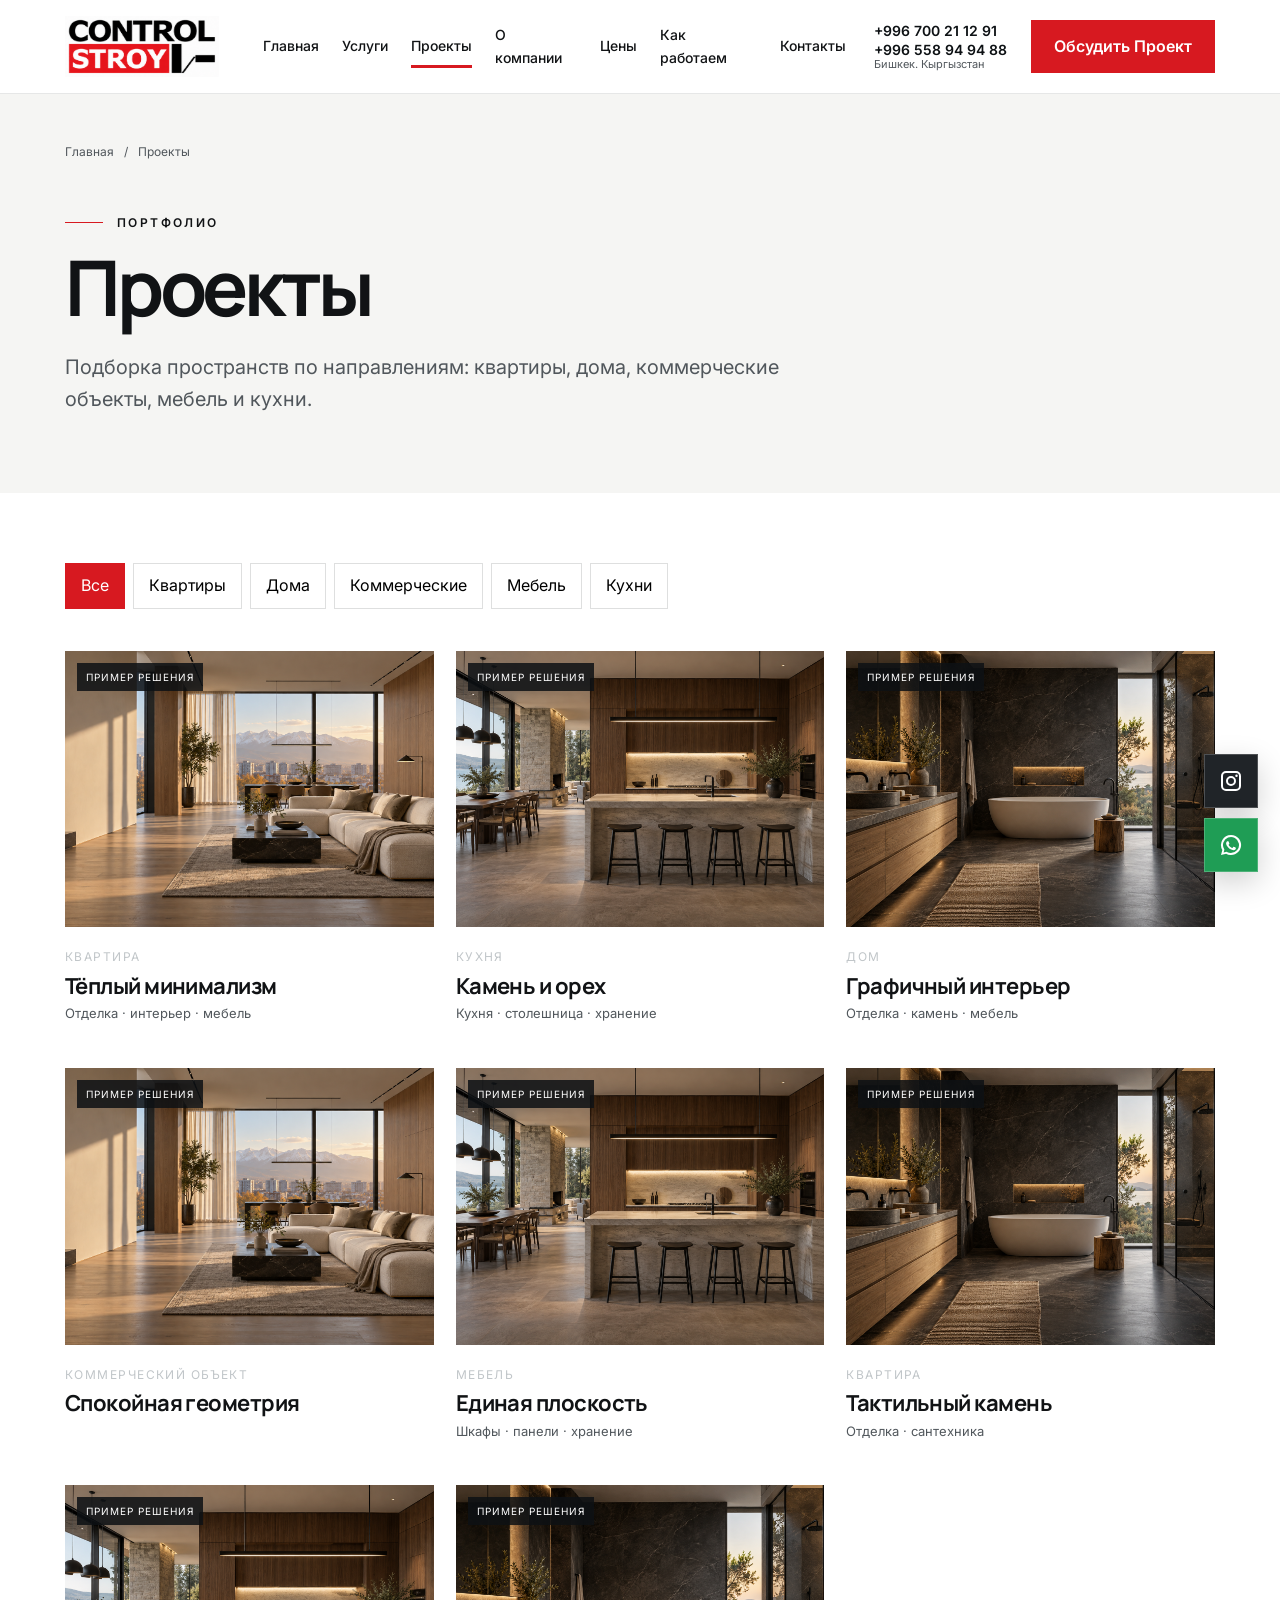
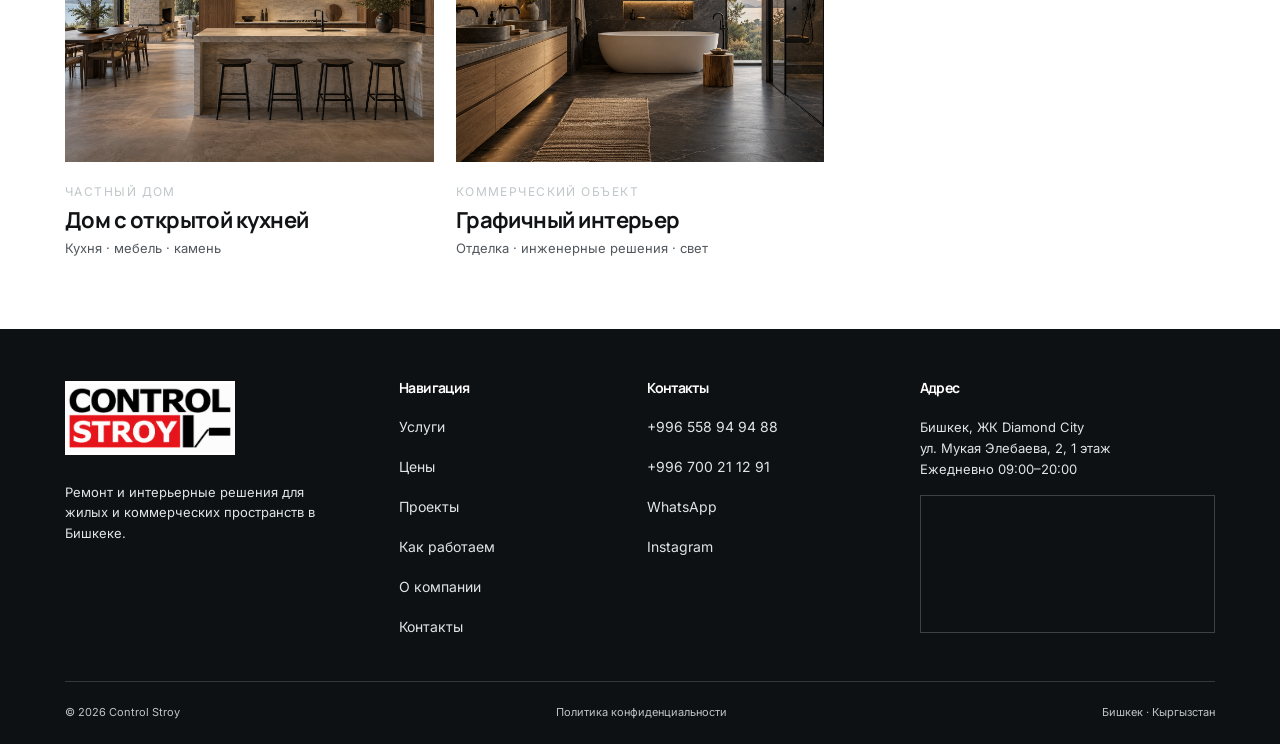
<file: projects.html>
<!doctype html><html lang="ru"><head><meta charset="UTF-8"><meta name="viewport" content="width=device-width,initial-scale=1"><meta name="description" content="Каталог проектов и направлений Control Stroy."><title>Проекты — Control Stroy</title><link rel="stylesheet" href="assets/css/style.css"><link rel="stylesheet" href="assets/css/enhancements.css"><script src="assets/js/main.js" defer></script><script src="assets/js/menu.js" defer></script><script src="assets/js/projects-filter.js" defer></script></head><body><a class="skip-link" href="#main">К содержанию</a><header class="site-header" data-header><div class="container header-inner"><a class="brand" href="index.html"><img src="assets/images/logo/control-stroy-logo.png" width="1735" height="691" alt="Control Stroy"></a><nav class="nav" id="main-nav" data-nav><ul class="nav__list"><li><a class="nav__link" href="index.html">Главная</a></li><li><a class="nav__link" href="services.html">Услуги</a></li><li><a class="nav__link is-active" href="projects.html">Проекты</a></li><li><a class="nav__link" href="about.html">О компании</a></li><li><a class="nav__link" href="contacts.html">Контакты</a></li></ul></nav><div class="header-actions"><a class="header-phone" href="tel:+996558949488">+996 558 94 94 88<small>Бишкек. Кыргызстан</small></a><a class="button" href="contacts.html#contact-request">Обсудить Проект</a><a class="mobile-call" href="tel:+996558949488">☎</a><button class="menu-toggle" aria-expanded="false" aria-controls="main-nav" data-menu-toggle><span></span></button></div></div></header><div class="menu-backdrop" data-menu-backdrop></div><main id="main"><section class="page-hero"><div class="container"><ol class="breadcrumbs"><li><a href="index.html">Главная</a></li><li>Проекты</li></ol><p class="eyebrow">Портфолио</p><h1>Проекты</h1><p class="lead">Подборка пространств по направлениям: квартиры, дома, коммерческие объекты, мебель и кухни.</p></div></section><section class="section"><div class="container"><div class="filters" aria-label="Фильтр проектов"><button class="filter-button is-active" data-filter="all">Все</button><button class="filter-button" data-filter="apartments">Квартиры</button><button class="filter-button" data-filter="houses">Дома</button><button class="filter-button" data-filter="commercial">Коммерческие</button><button class="filter-button" data-filter="furniture">Мебель</button><button class="filter-button" data-filter="kitchens">Кухни</button></div><div class="catalog">
<article class="project-card" data-category="apartments"><div class="project-card__image"><span class="demo-badge">Пример решения</span><img src="assets/images/generated/hero-interior.png" width="1536" height="1024" alt="Современная гостиная"><a class="project-card__action" href="project.html">Смотреть проект</a></div><span class="project-card__type">Квартира</span><h3>Тёплый минимализм</h3><p>Отделка · интерьер · мебель</p></article><article class="project-card" data-category="kitchens"><div class="project-card__image"><span class="demo-badge">Пример решения</span><img src="assets/images/generated/kitchen.png" width="1456" height="1092" alt="Кухня с островом"><a class="project-card__action" href="project.html">Смотреть проект</a></div><span class="project-card__type">Кухня</span><h3>Камень и орех</h3><p>Кухня · столешница · хранение</p></article><article class="project-card" data-category="houses"><div class="project-card__image"><span class="demo-badge">Пример решения</span><img src="assets/images/generated/bathroom.png" width="1456" height="1092" alt="Ванная в частном доме"><a class="project-card__action" href="project.html">Смотреть проект</a></div><span class="project-card__type">Дом</span><h3>Графичный интерьер</h3><p>Отделка · камень · мебель</p></article><article class="project-card" data-category="commercial"><div class="project-card__image"><span class="demo-badge">Пример решения</span><img src="assets/images/generated/hero-interior.png" width="1536" height="1024" alt="Современное коммерческое пространство"><a class="project-card__action" href="project.html">Смотреть проект</a></div><span class="project-card__type">Коммерческий объект</span><h3>Спокойная геометрия</h3></article><article class="project-card" data-category="furniture"><div class="project-card__image"><span class="demo-badge">Пример решения</span><img src="assets/images/generated/kitchen.png" width="1456" height="1092" alt="Встроенная мебель"><a class="project-card__action" href="project.html">Смотреть проект</a></div><span class="project-card__type">Мебель</span><h3>Единая плоскость</h3><p>Шкафы · панели · хранение</p></article><article class="project-card" data-category="apartments"><div class="project-card__image"><span class="demo-badge">Пример решения</span><img src="assets/images/generated/bathroom.png" width="1456" height="1092" alt="Каменная ванная"><a class="project-card__action" href="project.html">Смотреть проект</a></div><span class="project-card__type">Квартира</span><h3>Тактильный камень</h3><p>Отделка · сантехника</p></article></div></div></section></main><footer class="site-footer"><div class="container"><div class="footer-grid"><div><a class="brand" href="index.html"><img src="assets/images/logo/control-stroy-logo.png" width="1735" height="691" alt="Control Stroy"></a><p class="footer-copy">Ремонт и интерьерные решения в Бишкеке.</p></div><div><h2 class="footer-title">Навигация</h2><ul class="footer-links"><li><a href="services.html">Услуги</a></li><li><a href="about.html">О компании</a></li></ul></div><div><h2 class="footer-title">Контакты</h2><ul class="footer-links"><li><a href="tel:+996558949488">+996 558 94 94 88</a></li><li><a href="https://wa.me/996558949488">WhatsApp</a></li></ul></div><div><h2 class="footer-title">Адрес</h2><p class="footer-copy">ЖК Diamond City, ул. Мукая Элебаева, 2</p></div></div><div class="footer-bottom"><span>© <span data-year></span> Control Stroy</span><a href="privacy.html">Политика конфиденциальности</a><span>Бишкек · Кыргызстан</span></div></div></footer></body></html>
</file>
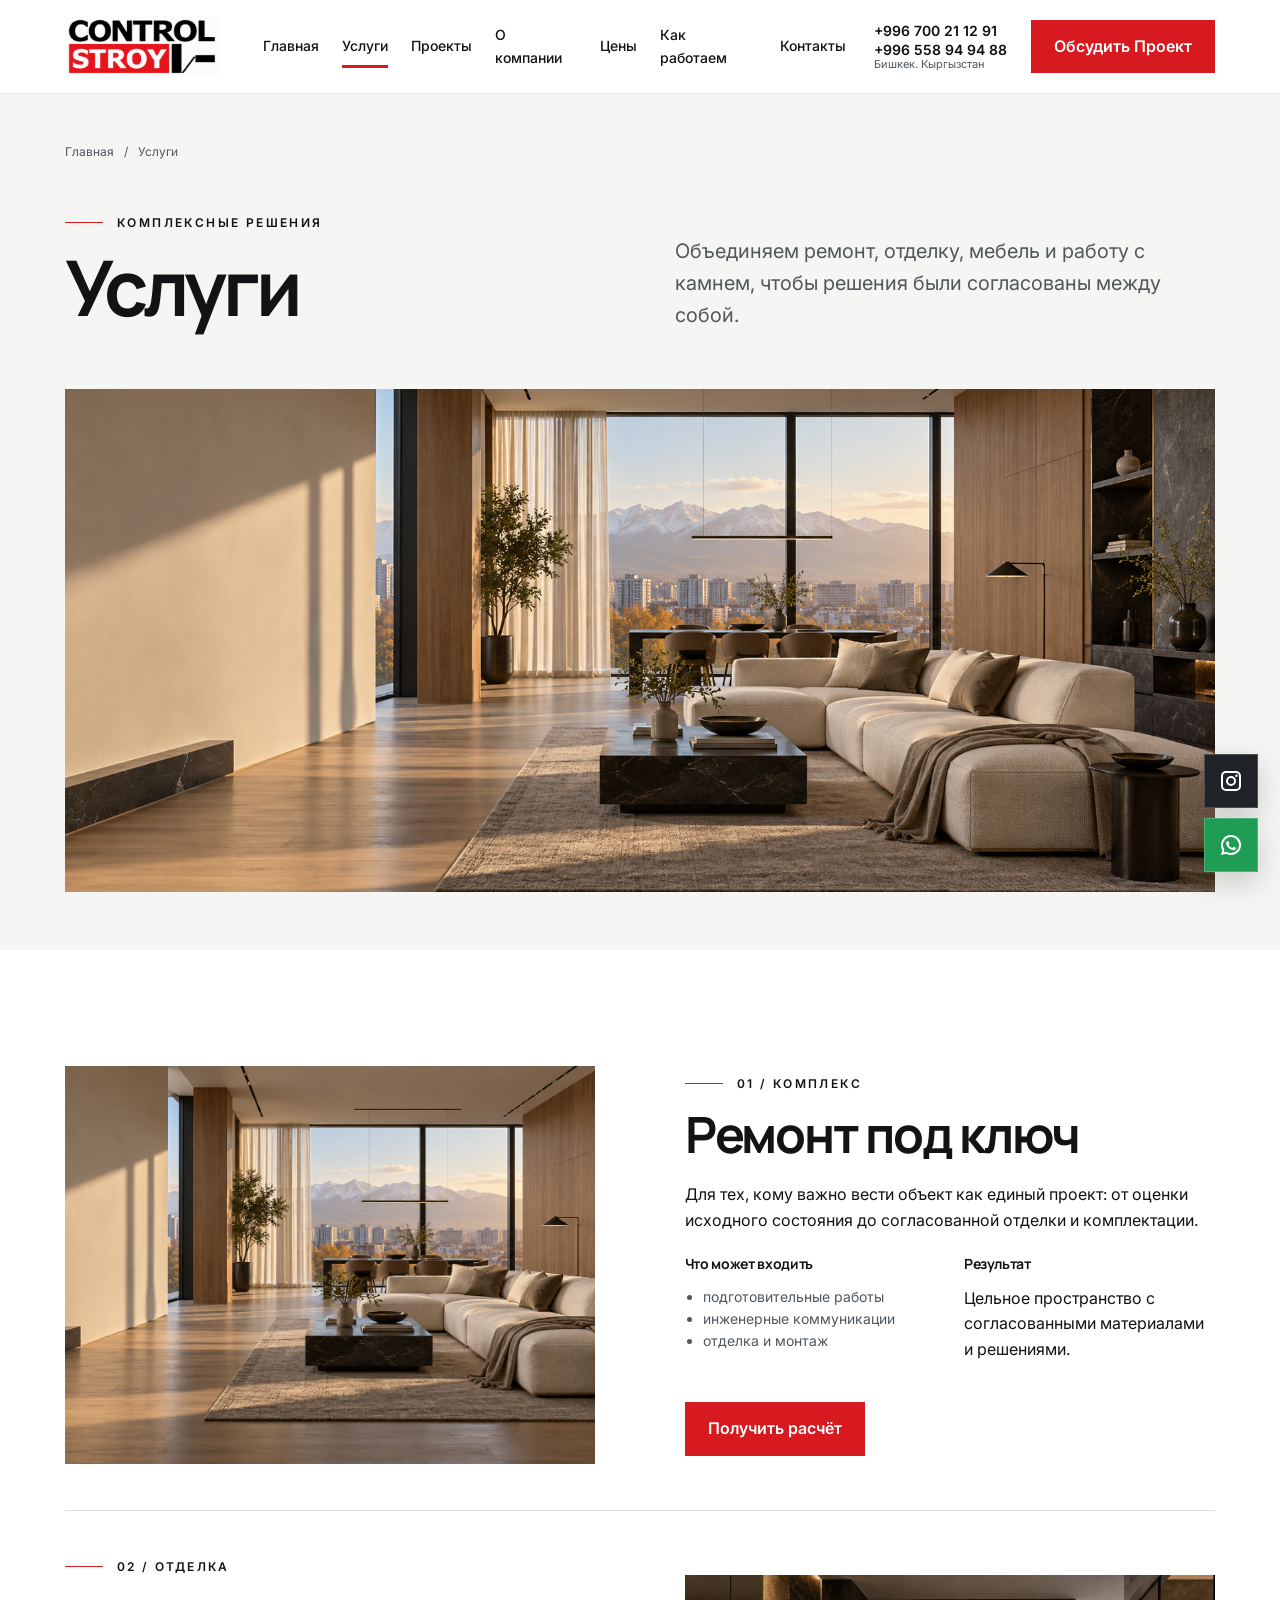
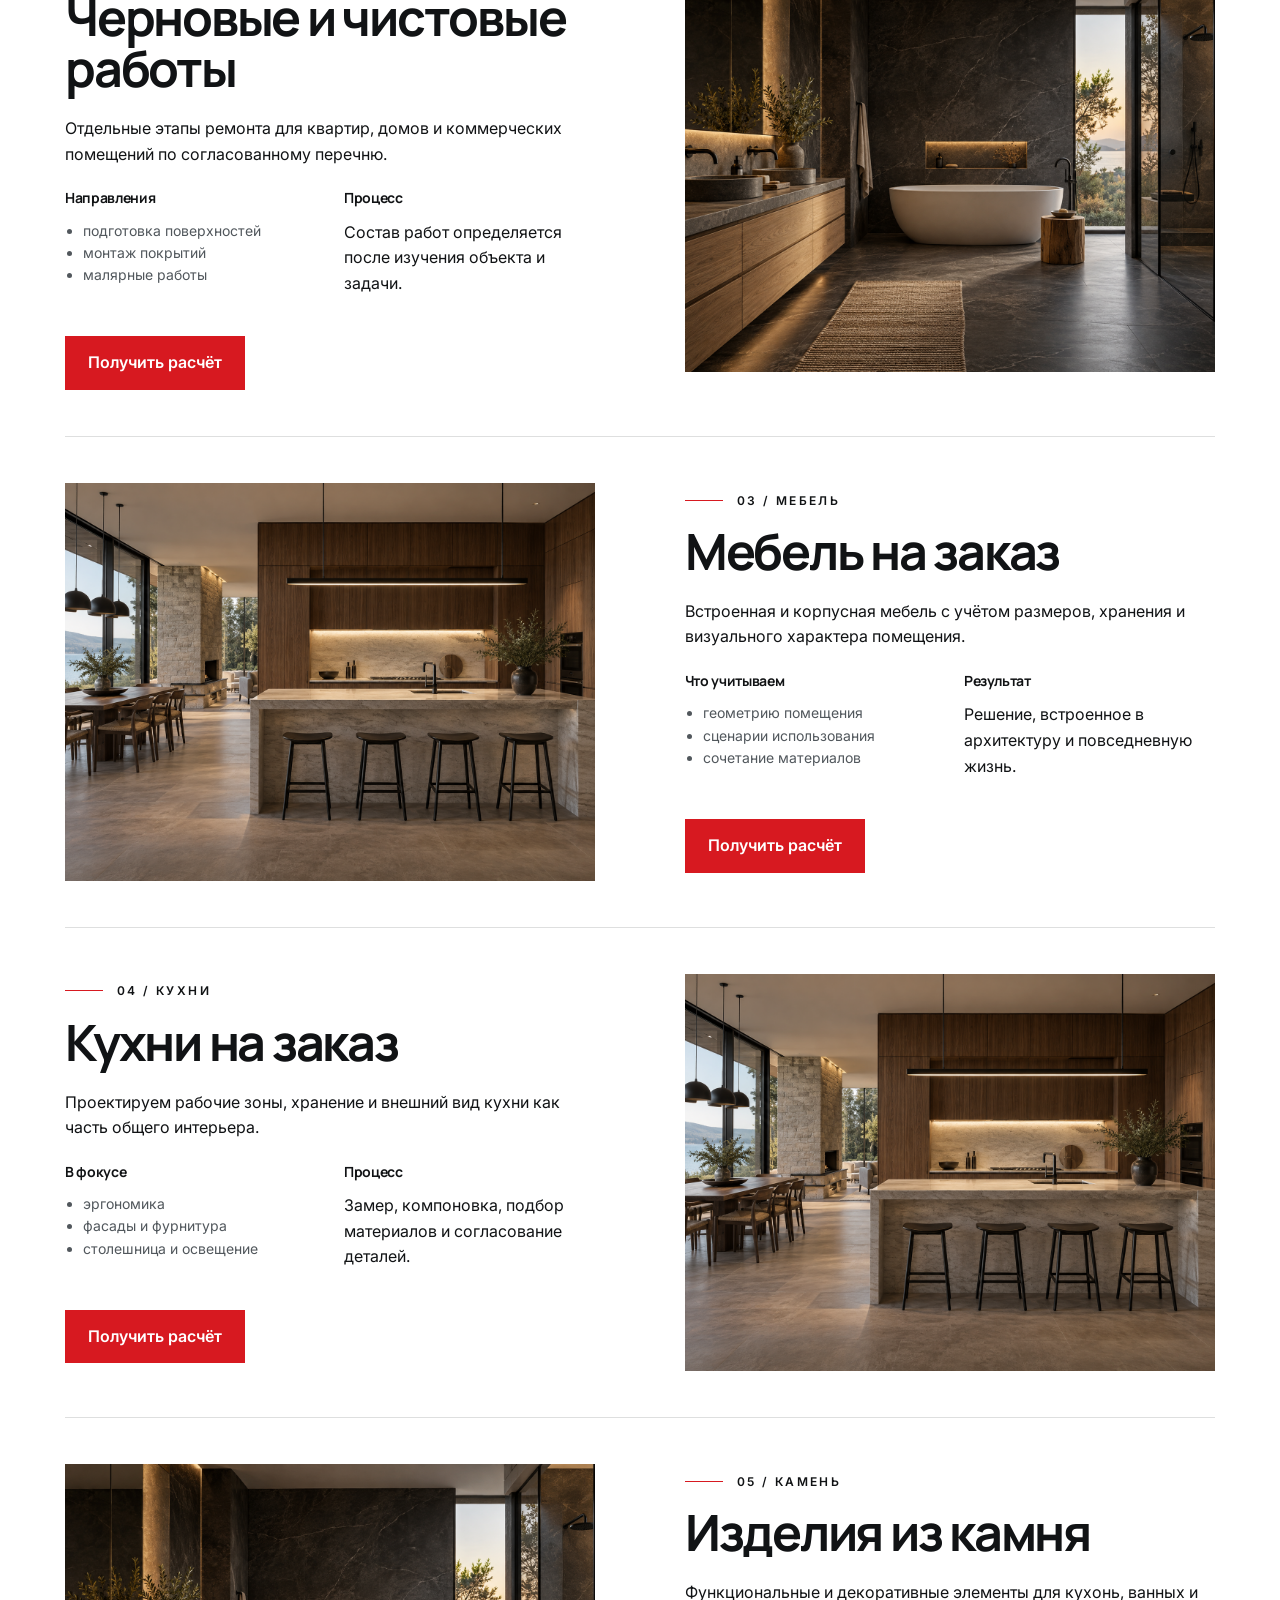
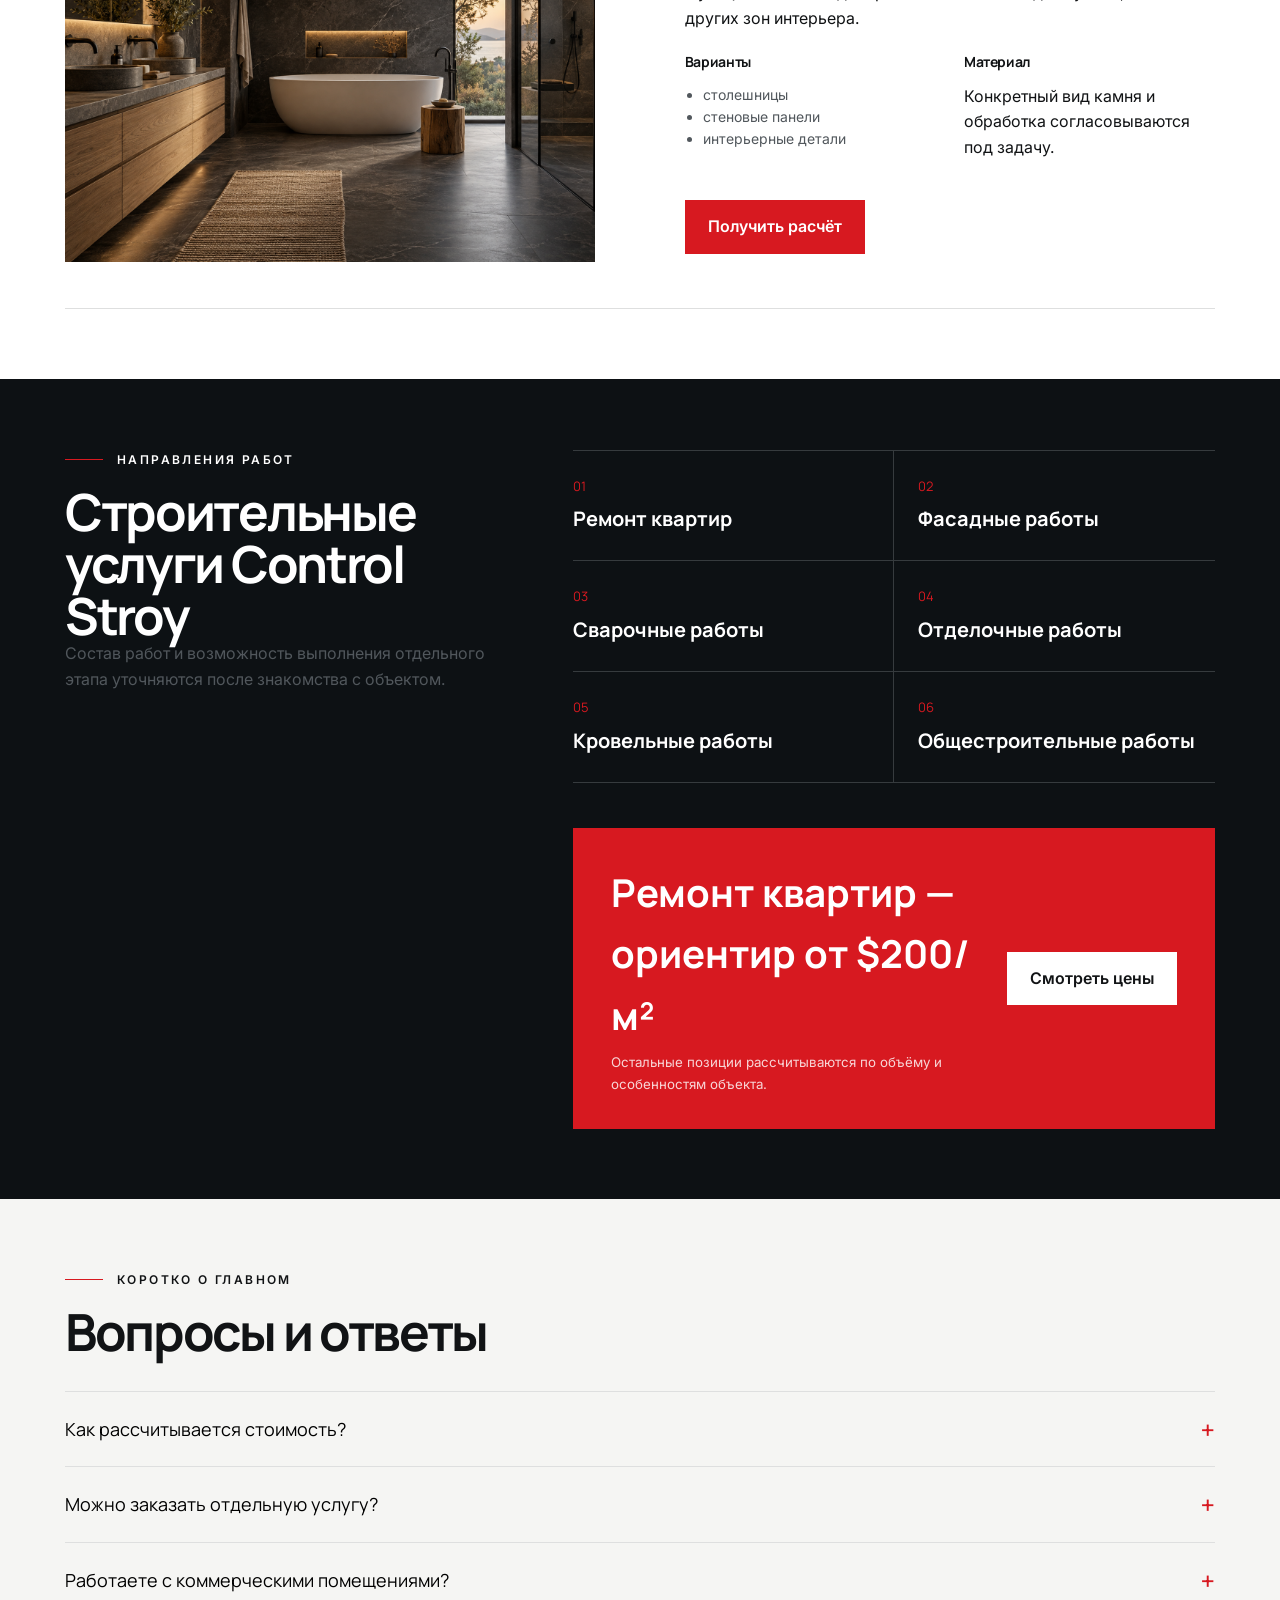
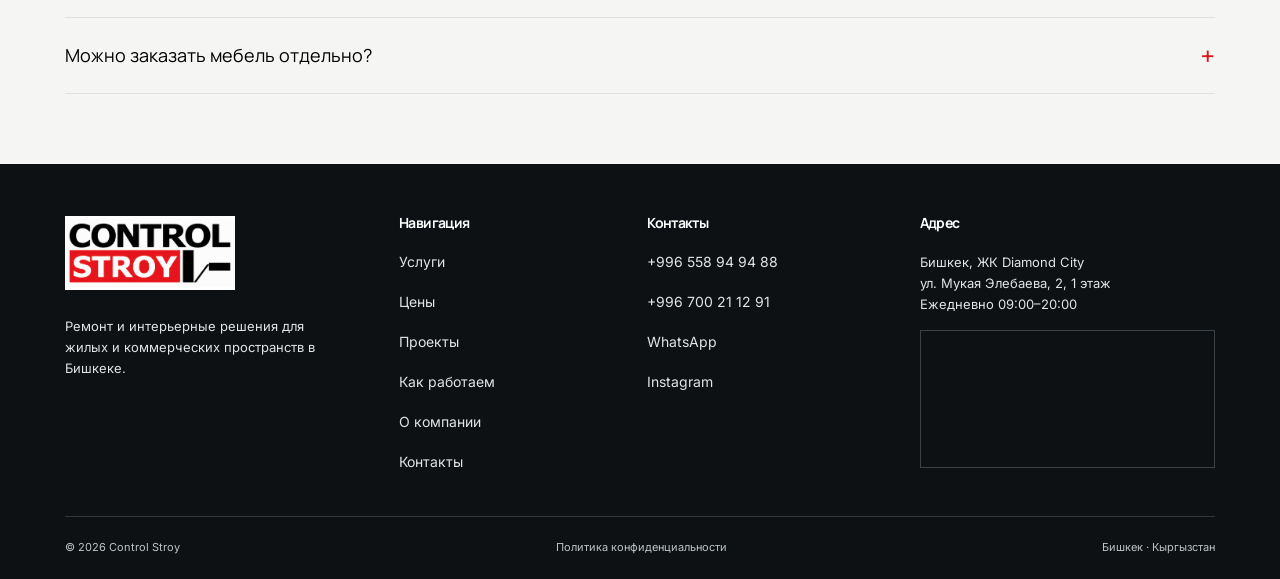
<file: services.html>
<!doctype html><html lang="ru"><head><meta charset="UTF-8"><meta name="viewport" content="width=device-width,initial-scale=1"><meta name="description" content="Услуги Control Stroy: ремонт, отделка, мебель, кухни и изделия из камня в Бишкеке."><title>Услуги — Control Stroy</title><link rel="stylesheet" href="assets/css/style.css"><link rel="stylesheet" href="assets/css/enhancements.css"><script src="assets/js/main.js" defer></script><script src="assets/js/menu.js" defer></script><script src="assets/js/accordion.js" defer></script></head><body><a class="skip-link" href="#main">К содержанию</a>
<header class="site-header" data-header><div class="container header-inner"><a class="brand" href="index.html"><img src="assets/images/logo/control-stroy-logo.png" width="1735" height="691" alt="Control Stroy"></a><nav class="nav" id="main-nav" data-nav><ul class="nav__list"><li><a class="nav__link" href="index.html">Главная</a></li><li><a class="nav__link is-active" href="services.html">Услуги</a></li><li><a class="nav__link" href="projects.html">Проекты</a></li><li><a class="nav__link" href="about.html">О компании</a></li><li><a class="nav__link" href="contacts.html">Контакты</a></li></ul></nav><div class="header-actions"><a class="header-phone" href="tel:+996558949488">+996 558 94 94 88<small>Бишкек. Кыргызстан</small></a><a class="button" href="contacts.html#contact-request">Обсудить Проект</a><a class="mobile-call" href="tel:+996558949488" aria-label="Позвонить">☎</a><button class="menu-toggle" aria-expanded="false" aria-controls="main-nav" aria-label="Открыть меню" data-menu-toggle><span></span></button></div></div></header><div class="menu-backdrop" data-menu-backdrop></div>
<main id="main"><section class="page-hero"><div class="container"><ol class="breadcrumbs"><li><a href="index.html">Главная</a></li><li>Услуги</li></ol><div class="page-hero__grid"><div><p class="eyebrow">Комплексные решения</p><h1>Услуги</h1></div><p class="lead">Объединяем ремонт, отделку, мебель и работу с камнем, чтобы решения были согласованы между собой.</p></div><div class="page-hero__image"><img src="assets/images/generated/hero-interior.png" width="1536" height="1024" alt="Современный жилой интерьер"></div></div></section><section class="section"><div class="container">
<article class="service-row" id="turnkey"><div class="service-row__image"><img src="assets/images/generated/hero-interior.png" width="1536" height="1024" loading="lazy" alt="Интерьер квартиры после комплексного ремонта"></div><div class="service-row__content"><p class="eyebrow">01 / Комплекс</p><h2>Ремонт под ключ</h2><p>Для тех, кому важно вести объект как единый проект: от оценки исходного состояния до согласованной отделки и комплектации.</p><div class="service-meta"><div><h3>Что может входить</h3><ul><li>подготовительные работы</li><li>инженерные коммуникации</li><li>отделка и монтаж</li></ul></div><div><h3>Результат</h3><p>Цельное пространство с согласованными материалами и решениями.</p></div></div><!-- TODO: добавить цену после согласования --><a class="button" href="index.html#estimate">Получить расчёт</a></div></article>
<article class="service-row" id="finishing"><div class="service-row__image"><img src="assets/images/generated/bathroom.png" width="1456" height="1092" loading="lazy" alt="Чистовая отделка ванной комнаты"></div><div class="service-row__content"><p class="eyebrow">02 / Отделка</p><h2>Черновые и чистовые работы</h2><p>Отдельные этапы ремонта для квартир, домов и коммерческих помещений по согласованному перечню.</p><div class="service-meta"><div><h3>Направления</h3><ul><li>подготовка поверхностей</li><li>монтаж покрытий</li><li>малярные работы</li></ul></div><div><h3>Процесс</h3><p>Состав работ определяется после изучения объекта и задачи.</p></div></div><a class="button" href="index.html#estimate">Получить расчёт</a></div></article>
<article class="service-row" id="furniture"><div class="service-row__image"><img src="assets/images/generated/kitchen.png" width="1456" height="1092" loading="lazy" alt="Встроенная мебель из натурального дерева"></div><div class="service-row__content"><p class="eyebrow">03 / Мебель</p><h2>Мебель на заказ</h2><p>Встроенная и корпусная мебель с учётом размеров, хранения и визуального характера помещения.</p><div class="service-meta"><div><h3>Что учитываем</h3><ul><li>геометрию помещения</li><li>сценарии использования</li><li>сочетание материалов</li></ul></div><div><h3>Результат</h3><p>Решение, встроенное в архитектуру и повседневную жизнь.</p></div></div><a class="button" href="index.html#estimate">Получить расчёт</a></div></article>
<article class="service-row" id="kitchens"><div class="service-row__image"><img src="assets/images/generated/kitchen.png" width="1456" height="1092" loading="lazy" alt="Современная кухня с каменным островом"></div><div class="service-row__content"><p class="eyebrow">04 / Кухни</p><h2>Кухни на заказ</h2><p>Проектируем рабочие зоны, хранение и внешний вид кухни как часть общего интерьера.</p><div class="service-meta"><div><h3>В фокусе</h3><ul><li>эргономика</li><li>фасады и фурнитура</li><li>столешница и освещение</li></ul></div><div><h3>Процесс</h3><p>Замер, компоновка, подбор материалов и согласование деталей.</p></div></div><a class="button" href="index.html#estimate">Получить расчёт</a></div></article>
<article class="service-row" id="stone"><div class="service-row__image"><img src="assets/images/generated/bathroom.png" width="1456" height="1092" loading="lazy" alt="Отделка интерьера камнем"></div><div class="service-row__content"><p class="eyebrow">05 / Камень</p><h2>Изделия из камня</h2><p>Функциональные и декоративные элементы для кухонь, ванных и других зон интерьера.</p><div class="service-meta"><div><h3>Варианты</h3><ul><li>столешницы</li><li>стеновые панели</li><li>интерьерные детали</li></ul></div><div><h3>Материал</h3><p>Конкретный вид камня и обработка согласовываются под задачу.</p></div></div><a class="button" href="index.html#estimate">Получить расчёт</a></div></article></div></section>
<section class="section section--off"><div class="container"><div class="section-head"><div><p class="eyebrow">Коротко о главном</p><h2>Вопросы и ответы</h2></div></div><div class="accordion"><div class="accordion__item"><button class="accordion__button" data-accordion-button aria-expanded="false" aria-controls="faq1"><span>Как рассчитывается стоимость?</span><span class="accordion__icon">+</span></button><div class="accordion__panel" id="faq1" hidden>Расчёт зависит от объекта, состава работ, материалов и выбранных решений. Предварительно задачу можно обсудить по телефону или в WhatsApp.</div></div><div class="accordion__item"><button class="accordion__button" data-accordion-button aria-expanded="false" aria-controls="faq2"><span>Можно заказать отдельную услугу?</span><span class="accordion__icon">+</span></button><div class="accordion__panel" id="faq2" hidden>Да, возможность выполнения отдельного вида работ обсуждается с учётом объёма и текущего состояния объекта.</div></div><div class="accordion__item"><button class="accordion__button" data-accordion-button aria-expanded="false" aria-controls="faq3"><span>Работаете с коммерческими помещениями?</span><span class="accordion__icon">+</span></button><div class="accordion__panel" id="faq3" hidden>Коммерческие помещения входят в перечень направлений Control Stroy. Детали и состав работ уточняются индивидуально.</div></div><div class="accordion__item"><button class="accordion__button" data-accordion-button aria-expanded="false" aria-controls="faq4"><span>Можно заказать мебель отдельно?</span><span class="accordion__icon">+</span></button><div class="accordion__panel" id="faq4" hidden>Мебель и кухни представлены как отдельные направления. Для расчёта потребуются размеры и описание задачи.</div></div></div></div></section></main>
<footer class="site-footer"><div class="container"><div class="footer-grid"><div><a class="brand" href="index.html"><img src="assets/images/logo/control-stroy-logo.png" width="1735" height="691" alt="Control Stroy"></a><p class="footer-copy">Ремонт и интерьерные решения в Бишкеке.</p></div><div><h2 class="footer-title">Навигация</h2><ul class="footer-links"><li><a href="index.html">Главная</a></li><li><a href="projects.html">Проекты</a></li><li><a href="about.html">О компании</a></li></ul></div><div><h2 class="footer-title">Контакты</h2><ul class="footer-links"><li><a href="tel:+996558949488">+996 558 94 94 88</a></li><li><a href="https://wa.me/996558949488">WhatsApp</a></li><li><a href="https://www.instagram.com/controlstroy.kg/">Instagram</a></li></ul></div><div><h2 class="footer-title">Адрес</h2><p class="footer-copy">ЖК Diamond City, ул. Мукая Элебаева, 2</p></div></div><div class="footer-bottom"><span>© <span data-year></span> Control Stroy</span><a href="privacy.html">Политика конфиденциальности</a><span>Бишкек · Кыргызстан</span></div></div></footer></body></html>
</file>
<file: assets/css/style.css>
@import url('https://fonts.googleapis.com/css2?family=Inter:wght@400;500;600&family=Manrope:wght@600;700;800&display=swap');
:root{--white:#fff;--off:#f5f5f3;--black:#0d1114;--graphite:#171b1f;--red:#d71920;--red-dark:#b9141a;--text:#111315;--muted:#6e7276;--border:#dedfdf;--container:min(1440px,calc(100% - 80px));--section:clamp(72px,8vw,132px);--head:82px;--font-title:'Manrope',Arial,sans-serif;--font-text:'Inter',Arial,sans-serif}*,*::before,*::after{box-sizing:border-box}html{scroll-behavior:smooth;scroll-padding-top:100px}body{margin:0;min-width:320px;color:var(--text);font-family:var(--font-text);line-height:1.6;background:var(--white);overflow-x:hidden}body.menu-open,body.modal-open{overflow:hidden}img{display:block;width:100%;height:auto}a{color:inherit;text-decoration:none}button,input,select,textarea{font:inherit}button{cursor:pointer}.container{width:var(--container);margin-inline:auto}.section{padding-block:var(--section)}.section--off{background:var(--off)}.section--dark{color:var(--white);background:var(--black)}.section-head{display:grid;grid-template-columns:auto 1fr auto;align-items:end;gap:34px;margin-bottom:44px}.section-head__line{width:90px;height:1px;margin-bottom:18px;background:var(--red)}.section-head__copy{max-width:560px;color:var(--muted)}.section--dark .section-head__copy{color:#a8adb1}.eyebrow{display:flex;align-items:center;gap:14px;margin:0 0 16px;font-size:12px;font-weight:600;letter-spacing:.2em;text-transform:uppercase}.eyebrow::before{content:'';width:38px;height:1px;background:var(--red)}h1,h2,h3,p{margin-top:0}h1,h2,h3{font-family:var(--font-title);line-height:1.02}h1{font-size:clamp(48px,6vw,86px);letter-spacing:-.055em}h2{margin-bottom:0;font-size:clamp(36px,4vw,58px);letter-spacing:-.045em}h3{font-size:22px;letter-spacing:-.025em}.lead{max-width:720px;color:var(--muted);font-size:clamp(17px,2vw,20px)}.text-red{color:var(--red)}.link-arrow{display:inline-flex;min-height:44px;align-items:center;gap:16px;color:var(--red);font-size:14px;font-weight:600}.link-arrow::after{content:'→';font-size:20px;transition:transform .2s}.link-arrow:hover::after{transform:translateX(5px)}.button{display:inline-flex;min-height:52px;padding:13px 22px;align-items:center;justify-content:center;gap:24px;color:var(--white);font-weight:600;background:var(--red);border:1px solid var(--red);border-radius:0;transition:background .2s,border-color .2s}.button:hover{background:var(--red-dark);border-color:var(--red-dark)}.button--dark{background:var(--black);border-color:var(--black)}.button--outline{color:var(--text);background:transparent;border-color:var(--text)}.button:focus-visible,a:focus-visible,input:focus-visible,select:focus-visible,textarea:focus-visible{outline:3px solid #f3a3a6;outline-offset:3px}.skip-link{position:fixed;z-index:1000;top:8px;left:8px;padding:10px 16px;color:#fff;background:var(--red);transform:translateY(-150%)}.skip-link:focus{transform:none}.site-header{position:relative;z-index:100;height:var(--head);background:#fff;border-bottom:1px solid transparent}.site-header.is-sticky{position:sticky;top:0;border-color:var(--border);box-shadow:0 8px 24px rgba(0,0,0,.04)}.header-inner{display:grid;height:100%;grid-template-columns:190px 1fr auto;align-items:center;gap:28px}.brand{display:inline-flex;width:max-content;align-items:center;gap:8px;font-family:var(--font-title);font-weight:800;line-height:.85}.brand__words{font-size:16px}.brand__words span{display:block}.brand__words span:last-child{margin-top:3px;padding:2px 4px;color:#fff;background:var(--red)}.brand__mark{font-size:22px}.nav{justify-self:center}.nav__list{display:flex;margin:0;padding:0;gap:34px;list-style:none}.nav__link{position:relative;display:flex;min-height:44px;align-items:center;font-size:14px}.nav__link::after{position:absolute;right:0;bottom:0;left:0;height:2px;content:'';background:var(--red);transform:scaleX(0);transition:transform .2s}.nav__link:hover::after,.nav__link.is-active::after{transform:scaleX(1)}.header-actions{display:flex;align-items:center;gap:24px}.header-phone{font-weight:600;line-height:1.2}.header-phone small{display:block;color:var(--muted);font-size:11px;font-weight:400}.menu-toggle,.mobile-call{display:none;width:46px;height:46px;padding:0;place-items:center;background:#fff;border:1px solid var(--border)}.menu-toggle span,.menu-toggle span::before,.menu-toggle span::after{display:block;width:20px;height:2px;background:var(--black);content:'';transition:.2s}.menu-toggle span::before{transform:translateY(-6px)}.menu-toggle span::after{transform:translateY(4px)}.menu-backdrop{display:none}.hero{display:grid;min-height:720px;grid-template-columns:42% 58%;background:var(--off)}.hero__content{display:flex;padding:70px max(40px,calc((100vw - 1440px)/2));padding-right:clamp(34px,5vw,84px);flex-direction:column;justify-content:center}.hero h1{max-width:710px;margin-bottom:24px}.hero__copy{max-width:600px;margin-bottom:30px;color:var(--muted);font-size:17px}.hero__actions{display:flex;align-items:center;gap:28px}.hero__visual{position:relative;min-height:620px;overflow:hidden}.hero__visual img{height:100%;object-fit:cover}.hero__note{position:absolute;top:12%;right:6%;max-width:210px;padding:22px;color:#fff;font-size:12px;letter-spacing:.18em;text-transform:uppercase;background:rgba(13,17,20,.85);border-left:2px solid var(--red)}.hero__benefits{display:grid;margin:48px 0 0;padding:30px 0 0;grid-template-columns:repeat(3,1fr);gap:20px;border-top:1px solid var(--border);list-style:none}.hero__benefits li{font-size:13px}.hero__benefits strong{display:block;margin-bottom:4px;font-family:var(--font-title);font-size:15px}.facts{border-bottom:1px solid var(--border)}.facts__grid{display:grid;grid-template-columns:repeat(4,1fr)}.fact{padding:34px;border-right:1px solid var(--border)}.fact:first-child{padding-left:0}.fact:last-child{border:0}.fact strong{display:block;color:var(--red);font-family:var(--font-title);font-size:22px;line-height:1.15}.fact span{color:var(--muted);font-size:13px}.cards{display:grid;grid-template-columns:repeat(5,1fr);gap:22px}.card__image{aspect-ratio:4/3;margin-bottom:18px;overflow:hidden;background:#ddd}.card__image img{height:100%;object-fit:cover;transition:transform .35s}.card:hover .card__image img{transform:scale(1.03)}.card h3{margin-bottom:8px}.card p{min-height:48px;margin-bottom:8px;color:var(--muted);font-size:14px}.card .link-arrow{position:relative}.card .link-arrow::before{position:absolute;right:0;bottom:4px;left:0;height:1px;content:'';background:var(--red);transform:scaleX(.35);transform-origin:left;transition:transform .25s}.card:hover .link-arrow::before{transform:scaleX(1)}.projects-grid{display:grid;grid-template-columns:1.3fr repeat(3,1fr);gap:18px}.project-card{position:relative}.project-card__image{position:relative;aspect-ratio:4/3;margin-bottom:16px;overflow:hidden;background:#2b2f32}.project-card__image img{height:100%;object-fit:cover;transition:filter .25s,transform .4s}.project-card__action{position:absolute;inset:50% auto auto 50%;min-height:44px;padding:10px 14px;color:#fff;background:var(--red);opacity:0;transform:translate(-50%,-40%);transition:.25s}.project-card:hover img{filter:brightness(.62);transform:scale(1.025)}.project-card:hover .project-card__action{opacity:1;transform:translate(-50%,-50%)}.project-card__type{color:#9da2a6;font-size:12px;text-transform:uppercase;letter-spacing:.12em}.project-card h3{margin:6px 0}.project-card p{margin:0;color:#aeb3b6;font-size:13px}.demo-badge{position:absolute;z-index:2;top:12px;left:12px;padding:6px 9px;color:#fff;font-size:10px;letter-spacing:.1em;text-transform:uppercase;background:rgba(13,17,20,.85)}.steps{display:grid;grid-template-columns:repeat(6,1fr);gap:0}.step{position:relative;padding:0 22px;border-right:1px solid #ed9b9e}.step:first-child{padding-left:0}.step:last-child{border:0}.step:not(:last-child)::after{position:absolute;top:16px;right:-7px;content:'→';color:var(--red);background:#fff}.step__number{display:block;margin-bottom:18px;color:var(--red);font-family:var(--font-title);font-size:32px}.step h3{margin-bottom:8px;font-size:16px}.step p{margin:0;color:var(--muted);font-size:13px}.split{display:grid;grid-template-columns:1fr 1fr;align-items:stretch}.split__image{min-height:570px}.split__image img{height:100%;object-fit:cover}.split__content{display:flex;padding:clamp(42px,7vw,100px);flex-direction:column;justify-content:center;background:var(--off)}.split__content h2{margin-bottom:28px}.check-list{display:grid;margin:16px 0 30px;padding:0;gap:12px;list-style:none}.check-list li{padding-left:22px;position:relative}.check-list li::before{position:absolute;left:0;color:var(--red);content:'—'}.cta-form{display:grid;grid-template-columns:40% 60%;color:#fff;background:var(--black)}.cta-form__intro{padding:clamp(42px,6vw,86px);background:var(--red)}.cta-form__intro h2{margin-bottom:24px}.cta-form__intro p{max-width:420px}.cta-form__body{padding:clamp(42px,6vw,86px)}.form-grid{display:grid;grid-template-columns:repeat(2,1fr);gap:22px}.field{display:grid;gap:7px}.field--full{grid-column:1/-1}.field label{font-size:13px}.field input,.field select,.field textarea{width:100%;min-height:52px;padding:12px;color:#fff;background:transparent;border:0;border-bottom:1px solid #606568;border-radius:0}.field select option{color:#111}.field textarea{min-height:88px;resize:vertical}.field-error{min-height:18px;margin:0;color:#ffb5b8;font-size:12px}.consent{display:flex;grid-column:1/-1;align-items:flex-start;gap:10px;color:#c9cdcf;font-size:12px}.consent input{margin-top:4px}.form-status{min-height:24px;margin:0;color:#fff}.form-grid .button{justify-self:start}.site-footer{padding:66px 0 24px;color:#c3c7ca;background:var(--black)}.footer-grid{display:grid;grid-template-columns:1.3fr repeat(3,1fr);gap:50px;padding-bottom:48px}.site-footer .brand{color:#fff}.footer-copy{max-width:250px;margin-top:22px;font-size:13px}.footer-title{margin-bottom:16px;color:#fff;font-family:var(--font-title);font-size:14px}.footer-links{display:grid;margin:0;padding:0;gap:8px;list-style:none;font-size:13px}.footer-links a:hover{color:#fff}.footer-bottom{display:flex;padding-top:22px;justify-content:space-between;gap:20px;font-size:11px;border-top:1px solid #34383b}.page-hero{padding:70px 0 90px;background:var(--off)}.breadcrumbs{display:flex;margin:0 0 52px;padding:0;gap:10px;color:var(--muted);font-size:12px;list-style:none}.breadcrumbs li+li::before{margin-right:10px;content:'/'}.page-hero h1{margin-bottom:24px}.page-hero__grid{display:grid;grid-template-columns:1fr 1fr;align-items:end;gap:70px}.page-hero__image{aspect-ratio:16/7;margin-top:60px;overflow:hidden}.page-hero__image img{height:100%;object-fit:cover}.service-row{display:grid;grid-template-columns:1fr 1fr;align-items:center;gap:clamp(40px,7vw,110px);padding-block:62px;border-bottom:1px solid var(--border)}.service-row:nth-child(even) .service-row__image{order:2}.service-row__image{aspect-ratio:4/3;overflow:hidden}.service-row__image img{height:100%;object-fit:cover}.service-row__content h2{margin-bottom:22px;font-size:clamp(32px,4vw,50px)}.service-meta{display:grid;grid-template-columns:1fr 1fr;margin:24px 0;gap:28px}.service-meta h3{font-size:14px}.service-meta ul{margin:0;padding-left:18px;color:var(--muted);font-size:14px}.price-placeholder{display:none}.accordion{border-top:1px solid var(--border)}.accordion__item{border-bottom:1px solid var(--border)}.accordion__button{display:flex;width:100%;min-height:74px;padding:18px 0;align-items:center;justify-content:space-between;text-align:left;background:none;border:0}.accordion__button span:first-child{font-family:var(--font-title);font-size:18px}.accordion__icon{color:var(--red);font-size:24px}.accordion__panel{padding:0 48px 24px 0;color:var(--muted)}.filters{display:flex;margin-bottom:42px;flex-wrap:wrap;gap:8px}.filter-button{min-height:44px;padding:9px 15px;background:#fff;border:1px solid var(--border)}.filter-button.is-active,.filter-button:hover{color:#fff;background:var(--red);border-color:var(--red)}.catalog{display:grid;grid-template-columns:repeat(3,1fr);gap:44px 22px}.catalog .project-card__image{aspect-ratio:4/3}.catalog .project-card{color:var(--text)}.catalog .project-card p{color:var(--muted)}.catalog .project-card.is-hidden{display:none}.project-detail-hero{position:relative;min-height:72vh;color:#fff;background:#111}.project-detail-hero img{position:absolute;inset:0;height:100%;object-fit:cover;filter:brightness(.55)}.project-detail-hero__content{position:relative;z-index:1;display:flex;min-height:72vh;padding-block:80px;flex-direction:column;justify-content:flex-end}.project-meta{display:flex;flex-wrap:wrap;gap:24px;color:#ddd}.project-copy{display:grid;grid-template-columns:1fr 1.4fr;gap:90px}.project-copy h2{font-size:clamp(34px,4vw,52px)}.project-copy__body{color:var(--muted)}.gallery{display:grid;grid-template-columns:1.3fr 1fr 1fr;gap:14px}.gallery img{height:420px;object-fit:cover}.project-nav{display:flex;padding-top:50px;justify-content:space-between;border-top:1px solid var(--border)}.values{display:grid;grid-template-columns:repeat(3,1fr);gap:1px;background:var(--border)}.value{padding:38px;background:#fff}.value__number{display:block;margin-bottom:42px;color:var(--red);font-family:var(--font-title);font-size:30px}.value p{color:var(--muted)}.about-story{display:grid;grid-template-columns:1fr 1fr;gap:80px}.about-story__text{font-size:18px}.contact-grid{display:grid;grid-template-columns:1fr 1.2fr;gap:80px}.contact-actions{display:grid;margin:36px 0;gap:12px}.contact-action{display:flex;min-height:64px;padding:12px 16px;align-items:center;justify-content:space-between;border:1px solid var(--border)}.contact-action:hover{color:#fff;background:var(--red);border-color:var(--red)}.map-placeholder{display:grid;min-height:420px;padding:40px;place-items:center;text-align:center;background:#e9e9e6;border:1px solid var(--border)}.legal{max-width:920px}.legal h2{margin:50px 0 18px;font-size:28px}.legal p,.legal li{color:var(--muted)}.modal{position:fixed;z-index:500;inset:0;display:grid;padding:20px;place-items:center;background:rgba(0,0,0,.7)}.modal[hidden]{display:none}.modal__dialog{position:relative;width:min(680px,100%);max-height:90vh;padding:42px;color:#fff;background:var(--black);overflow:auto}.modal__close{position:absolute;top:14px;right:14px;width:44px;height:44px;color:#fff;background:transparent;border:1px solid #555;font-size:24px}.reveal{opacity:0;transform:translateY(20px);transition:opacity .6s,transform .6s}.reveal.is-visible{opacity:1;transform:none}
@media(max-width:1099px){:root{--container:min(100% - 48px,920px)}.header-inner{grid-template-columns:1fr auto}.nav,.header-actions .button{display:none}.header-actions{gap:8px}.mobile-call,.menu-toggle{display:grid}.nav.is-open{position:fixed;z-index:102;top:var(--head);right:0;display:block;width:min(420px,88vw);height:calc(100vh - var(--head));padding:30px;background:#fff}.nav.is-open .nav__list{flex-direction:column;gap:5px}.nav.is-open .nav__link{font-family:var(--font-title);font-size:24px}.menu-backdrop.is-open{position:fixed;z-index:101;inset:var(--head) 0 0;display:block;background:rgba(0,0,0,.55)}.hero{min-height:auto;grid-template-columns:1fr}.hero__content{padding:72px var(--container)}.hero__visual{min-height:560px}.cards{grid-template-columns:repeat(3,1fr)}.projects-grid{grid-template-columns:repeat(2,1fr)}.steps{grid-template-columns:repeat(3,1fr);gap:38px 0}.step:nth-child(3){border:0}.catalog{grid-template-columns:repeat(2,1fr)}}
@media(max-width:767px){:root{--container:calc(100% - 32px);--head:70px;--section:76px}.site-header{height:var(--head)}.header-phone{display:none}.brand__words{font-size:14px}.section-head{grid-template-columns:1fr;gap:14px;margin-bottom:30px}.section-head__line{display:none}.hero__content{padding:56px 16px}.hero h1{font-size:clamp(42px,14vw,64px)}.hero__actions{align-items:flex-start;flex-direction:column;gap:10px}.hero__benefits{grid-template-columns:1fr;margin-top:34px}.hero__visual{min-height:420px}.hero__note{top:auto;right:16px;bottom:16px;left:16px;max-width:none}.facts__grid{grid-template-columns:1fr 1fr}.fact,.fact:first-child{padding:24px 16px}.fact:nth-child(2){border-right:0}.fact:nth-child(-n+2){border-bottom:1px solid var(--border)}.cards{grid-template-columns:1fr}.card p{min-height:0}.projects-grid,.catalog{grid-template-columns:1fr}.steps{grid-template-columns:1fr}.step,.step:first-child{padding:0 0 28px 60px;border-right:0;border-bottom:1px solid #ed9b9e}.step:not(:last-child)::after{top:auto;right:auto;bottom:-9px;left:21px;transform:rotate(90deg)}.step__number{position:absolute;left:0}.split,.cta-form,.page-hero__grid,.service-row,.project-copy,.about-story,.contact-grid{grid-template-columns:1fr}.split__image{min-height:360px}.split__content{padding:50px 16px}.cta-form__intro,.cta-form__body{padding:50px 16px}.form-grid{grid-template-columns:1fr}.page-hero{padding:48px 0 68px}.breadcrumbs{margin-bottom:34px}.page-hero__image{aspect-ratio:4/3;margin-top:36px}.service-row{gap:28px;padding-block:44px}.service-row:nth-child(even) .service-row__image{order:0}.service-meta{grid-template-columns:1fr}.gallery{grid-template-columns:1fr}.gallery img{height:300px}.values{grid-template-columns:1fr}.footer-grid{grid-template-columns:1fr 1fr}.footer-grid>div:first-child{grid-column:1/-1}.footer-bottom{flex-direction:column}.modal__dialog{padding:50px 20px 24px}}
@media(max-width:420px){.footer-grid{grid-template-columns:1fr}.footer-grid>div:first-child{grid-column:auto}.facts__grid{grid-template-columns:1fr}.fact,.fact:first-child{border-right:0;border-bottom:1px solid var(--border)}}@media(prefers-reduced-motion:reduce){html{scroll-behavior:auto}*,*::before,*::after{scroll-behavior:auto;transition:none}.reveal{opacity:1;transform:none}}
</file>
<file: assets/css/enhancements.css>
/* Expanded site system */
.floating-socials {
  position: fixed;
  z-index: 90;
  right: 22px;
  bottom: 28px;
  display: grid;
  gap: 10px;
}

.floating-socials__link {
  position: relative;
  display: grid;
  width: 54px;
  height: 54px;
  place-items: center;
  color: #fff;
  background: var(--black);
  border: 1px solid rgba(255, 255, 255, .2);
  box-shadow: 0 10px 30px rgba(0, 0, 0, .18);
  transition: background-color .2s, transform .2s;
}

.floating-socials__link:first-child { background: #202428; }
.floating-socials__link:last-child { background: #1f9d55; }
.floating-socials__link:hover { transform: translateX(-4px); background: var(--red); }
.floating-socials__link svg { width: 24px; height: 24px; fill: currentColor; }
.floating-socials__label {
  position: absolute;
  right: 66px;
  padding: 7px 10px;
  color: #fff;
  font-size: 12px;
  white-space: nowrap;
  pointer-events: none;
  background: var(--black);
  opacity: 0;
  transform: translateX(5px);
  transition: opacity .2s, transform .2s;
}
.floating-socials__link:hover .floating-socials__label,
.floating-socials__link:focus-visible .floating-socials__label { opacity: 1; transform: none; }

.nav__list { gap: clamp(16px, 1.8vw, 34px); }
.nav__cta-item { display: none; }
.header-inner { grid-template-columns: 170px 1fr auto; }
.error-page { min-height: calc(100svh - var(--head)); display: grid; place-items: center; }

@media (max-width: 1279px) and (min-width: 1100px) {
  .header-actions .button { display: none; }
}

@media (min-width: 768px) and (max-width: 1099px) {
  :root { --container: min(100% - 98px, 920px); }
  .hero__content { padding-inline: 49px; }
}

.resource-grid { display: grid; grid-template-columns: repeat(3, 1fr); border: 1px solid var(--border); }
.resource-card { position: relative; min-height: 360px; padding: 36px; overflow: hidden; border-right: 1px solid var(--border); }
.resource-card:last-child { border-right: 0; }
.resource-card__number { color: var(--red); font-family: var(--font-title); font-size: 14px; }
.resource-card h3 { max-width: 300px; margin: 90px 0 18px; font-size: clamp(26px, 3vw, 38px); }
.resource-card p { max-width: 330px; color: var(--muted); }
.resource-card::after { position: absolute; right: 24px; bottom: 18px; color: var(--red); content: '↗'; font-size: 30px; transition: transform .2s; }
.resource-card:hover { color: #fff; background: var(--black); }
.resource-card:hover p { color: #b8bdc1; }
.resource-card:hover::after { transform: translate(4px, -4px); }

.intro-band { color: #fff; background: var(--graphite); }
.intro-band__grid { display: grid; grid-template-columns: .7fr 1.3fr; gap: 80px; align-items: start; }
.intro-band__copy { color: #c1c5c8; font-size: 18px; }
.intro-band__copy p:last-child { margin-bottom: 0; }

.timeline { display: grid; gap: 0; counter-reset: timeline; }
.timeline-item { display: grid; grid-template-columns: 160px 1fr 1fr; gap: 40px; padding: 42px 0; border-top: 1px solid var(--border); counter-increment: timeline; }
.timeline-item::before { content: '0' counter(timeline); color: var(--red); font-family: var(--font-title); font-size: 38px; }
.timeline-item h2 { font-size: clamp(28px, 3vw, 42px); }
.timeline-item__details { color: var(--muted); }
.timeline-item__details ul { padding-left: 18px; }

.document-list { display: grid; grid-template-columns: repeat(2, 1fr); gap: 1px; background: var(--border); border: 1px solid var(--border); }
.document-item { padding: 28px; background: #fff; }
.document-item strong { display: block; margin-bottom: 8px; font-family: var(--font-title); }
.document-item span { color: var(--muted); font-size: 14px; }

.materials-grid { display: grid; grid-template-columns: repeat(2, 1fr); gap: 24px; }
.material-card { display: grid; min-height: 430px; padding: 40px; align-content: space-between; color: #fff; background: var(--graphite); }
.material-card:nth-child(2), .material-card:nth-child(3) { color: var(--text); background: var(--off); border: 1px solid var(--border); }
.material-card__index { color: var(--red); font-family: var(--font-title); }
.material-card h2 { max-width: 460px; font-size: clamp(34px, 4vw, 56px); }
.material-card p { max-width: 480px; margin-bottom: 0; color: #adb2b5; }
.material-card:nth-child(2) p, .material-card:nth-child(3) p { color: var(--muted); }

.comparison { width: 100%; border-collapse: collapse; }
.comparison th, .comparison td { padding: 20px 18px; text-align: left; border-bottom: 1px solid var(--border); }
.comparison th { font-family: var(--font-title); font-size: 14px; }
.comparison td { color: var(--muted); }
.table-wrap { overflow-x: auto; }

.faq-categories { display: grid; grid-template-columns: 260px 1fr; gap: 80px; }
.faq-aside { position: sticky; top: 110px; align-self: start; }
.faq-aside a { display: block; padding: 12px 0; color: var(--muted); border-bottom: 1px solid var(--border); }
.faq-aside a:hover { color: var(--red); }
.faq-group { margin-bottom: 70px; }
.faq-group h2 { margin-bottom: 28px; font-size: clamp(30px, 4vw, 46px); }

.section-cta { display: grid; grid-template-columns: 1.3fr auto; gap: 40px; align-items: center; padding: 48px; color: #fff; background: var(--red); }
.section-cta h2 { max-width: 820px; }
.section-cta .button { color: var(--text); background: #fff; border-color: #fff; }

@media (max-width: 1099px) {
  .resource-grid { grid-template-columns: 1fr; }
  .resource-card { min-height: 260px; border-right: 0; border-bottom: 1px solid var(--border); }
  .resource-card:last-child { border-bottom: 0; }
  .resource-card h3 { margin-top: 48px; }
  .intro-band__grid, .faq-categories { grid-template-columns: 1fr; gap: 40px; }
  .faq-aside { position: static; }
  .timeline-item { grid-template-columns: 100px 1fr; }
  .timeline-item__details { grid-column: 2; }
}

@media (max-width: 767px) {
  :root { --container: calc(100% - 32px); }
  .header-phones { display: none; }
  .floating-socials { right: 12px; bottom: 16px; }
  .floating-socials__link { width: 48px; height: 48px; }
  .floating-socials__label { display: none; }
  .materials-grid, .document-list { grid-template-columns: 1fr; }
  .material-card { min-height: 340px; padding: 28px; }
  .timeline-item { grid-template-columns: 58px 1fr; gap: 14px; padding: 32px 0; }
  .timeline-item::before { font-size: 26px; }
  .section-cta { grid-template-columns: 1fr; padding: 32px 24px; }
}

@media (prefers-reduced-motion: reduce) {
  .floating-socials__link, .floating-socials__label { transition: none; }
}

/* Professional density, contrast and motion pass */
:root {
  --section: clamp(58px, 5.5vw, 92px);
  --head: 94px;
  --muted: #51575c;
  --container: min(1440px, calc(100% - 130px));
}

body { font-size: 16px; }
.site-header {
  position: sticky;
  top: 0;
  height: var(--head);
  background: #fff;
  border-bottom-color: rgba(17, 19, 21, .1);
  -webkit-backdrop-filter: none;
  backdrop-filter: none;
  transition: height .25s, background-color .25s, box-shadow .25s;
}
.site-header.is-sticky {
  position: sticky;
  height: 80px;
  background: #fff;
  box-shadow: 0 12px 36px rgba(12, 16, 18, .09);
}
.brand { display: inline-flex; width: 154px; height: 67px; align-items: center; overflow: hidden; background: #fff; }
.brand img { width: 100%; height: auto; object-fit: contain; }
.site-footer .brand { width: 170px; height: 74px; background: #fff; }
.nav__link { font-weight: 500; }
.header-phones {
  display: grid;
  gap: 3px;
}
.header-phones .header-phone {
  color: var(--black);
  font-size: 14px;
  font-weight: 600;
  line-height: 1.15;
}
.header-phone--secondary {
  color: var(--black);
  font-size: 14px;
  font-weight: 600;
}
.header-actions { position: relative; }
.phone-popover {
  position: absolute;
  z-index: 120;
  top: calc(100% + 14px);
  right: 0;
  display: grid;
  width: min(290px, calc(100vw - 32px));
  padding: 22px;
  gap: 9px;
  color: var(--text);
  background: #fff;
  border: 1px solid var(--border);
  box-shadow: 0 20px 50px rgba(0, 0, 0, .2);
}
.phone-popover[hidden] { display: none; }
.phone-popover::before {
  position: absolute;
  top: -8px;
  right: 64px;
  width: 14px;
  height: 14px;
  content: '';
  background: #fff;
  border-top: 1px solid var(--border);
  border-left: 1px solid var(--border);
  transform: rotate(45deg);
}
.phone-popover__label { color: var(--muted); font-size: 12px; text-transform: uppercase; letter-spacing: .12em; }
.phone-popover a { font-size: 16px; font-weight: 700; }
.phone-popover small { color: var(--muted); font-size: 12px; }
.phone-popover__whatsapp { margin-top: 8px; padding-top: 12px; color: #168747; border-top: 1px solid var(--border); }
.mobile-call svg { width: 20px; height: 20px; fill: currentColor; }
#estimate, #contact-request { scroll-margin-top: 96px; }
.form-grid--extended { align-content: start; }
.form-grid--extended .field--full textarea { min-height: 120px; }
.form-grid--extended input::placeholder,
.form-grid--extended textarea::placeholder { color: #8f9498; opacity: 1; }
.form-grid--extended input[list] { cursor: text; }
.nav__link.is-active::after { transform: scaleX(1); height: 3px; }
.lead, .section-head__copy, .card p, .step p, .value p,
.project-copy__body, .legal p, .legal li, .timeline-item__details,
.material-card:nth-child(2) p, .material-card:nth-child(3) p,
.comparison td { color: #51575c; }
.section--dark .section-head__copy, .section--dark .project-card p { color: #d0d4d6; }
.project-card__type { color: #c1c6c9; }
.projects-carousel {
  position: relative;
  width: 100vw;
  margin-left: calc(50% - 50vw);
  overflow: hidden;
}
.projects-carousel::before,
.projects-carousel::after {
  position: absolute;
  z-index: 4;
  top: 0;
  bottom: 0;
  width: clamp(18px, 4vw, 72px);
  content: '';
  pointer-events: none;
}
.projects-carousel::before { left: 0; background: linear-gradient(90deg, var(--black), transparent); }
.projects-carousel::after { right: 0; background: linear-gradient(-90deg, var(--black), transparent); }
.projects-carousel .projects-grid {
  --slide-width: clamp(540px, 62vw, 900px);
  display: flex;
  gap: clamp(18px, 2vw, 30px);
  padding: 26px calc((100% - var(--slide-width)) / 2) 34px;
  overflow-x: auto;
  overscroll-behavior-inline: contain;
  scroll-behavior: smooth;
  scroll-padding-inline: calc((100% - var(--slide-width)) / 2);
  scroll-snap-type: x mandatory;
  scrollbar-width: none;
}
.projects-carousel .projects-grid::-webkit-scrollbar { display: none; }
.projects-carousel .projects-grid.is-jumping { scroll-behavior: auto; }
.projects-carousel .project-card {
  --card-scale: .84;
  --card-opacity: .56;
  z-index: 1;
  flex: 0 0 var(--slide-width);
  opacity: var(--card-opacity);
  transform: scale(var(--card-scale));
  transform-origin: center;
  scroll-snap-align: center;
  transition: opacity .22s linear, transform .22s linear;
}
.projects-carousel .project-card.is-active { z-index: 2; }
.projects-carousel .project-card__image { aspect-ratio: 16 / 8.8; }
.projects-carousel .project-card h3 { font-size: clamp(25px, 2.2vw, 35px); }
.projects-carousel .project-card__type,
.projects-carousel .project-card h3,
.projects-carousel .project-card p { transition: opacity .2s; }
.projects-carousel .project-card:not(.is-active) .project-card__type,
.projects-carousel .project-card:not(.is-active) h3,
.projects-carousel .project-card:not(.is-active) p { opacity: .72; }
.carousel-controls { display: flex; margin-top: 30px; padding-top: 20px; align-items: center; justify-content: space-between; border-top: 1px solid #303539; }
.carousel-counter { color: #8f969a; font-size: 13px; letter-spacing: .08em; }
.carousel-counter strong { color: #fff; font-family: var(--font-title); font-size: 21px; }
.carousel-hint { color: #aeb4b8; font-size: 12px; letter-spacing: .14em; text-transform: uppercase; }
.carousel-buttons { display: flex; gap: 8px; }
.carousel-buttons button { display: grid; width: 50px; height: 50px; padding: 0; place-items: center; color: #fff; background: transparent; border: 1px solid #41474b; font-size: 22px; transition: color .2s, background-color .2s, border-color .2s; }
.carousel-buttons button:hover { background: var(--red); border-color: var(--red); }
.site-footer, .footer-copy { color: #e1e4e6; }
.footer-links { font-size: 14px; }
.footer-links a { display: inline-flex; min-height: 32px; align-items: center; }

.page-hero { padding: 48px 0 58px; }
.page-hero__image { margin-top: 38px; }
.section-head { margin-bottom: 34px; }
.service-row { padding-block: 46px; }
.resource-card { min-height: 300px; }
.resource-card h3 { margin-top: 58px; }
.material-card { min-height: 350px; }
.timeline-item { padding: 34px 0; }

.cta-form__intro, .section-cta {
  position: relative;
  isolation: isolate;
  overflow: hidden;
}
.cta-form__intro::before, .section-cta::before {
  position: absolute;
  z-index: -1;
  inset: -60% -10% auto auto;
  width: 380px;
  aspect-ratio: 1;
  content: '';
  border: 1px solid rgba(255, 255, 255, .28);
  border-radius: 50%;
}
.cta-form__intro::after, .section-cta::after {
  position: absolute;
  z-index: -1;
  right: 7%;
  bottom: -80px;
  width: 250px;
  height: 210px;
  content: '';
  background-image: linear-gradient(rgba(255,255,255,.16) 1px, transparent 1px), linear-gradient(90deg, rgba(255,255,255,.16) 1px, transparent 1px);
  background-size: 28px 28px;
  transform: rotate(-8deg);
}
.section-cta > *, .cta-form__intro > * { position: relative; z-index: 1; }

.site-footer { padding: 52px 0 22px; }
.footer-grid { grid-template-columns: 1.15fr .8fr .9fr 1.2fr; gap: clamp(28px, 4vw, 70px); padding-bottom: 38px; }
.footer-map { height: 138px; margin-top: 15px; overflow: hidden; border: 1px solid #3b4145; }
.footer-map iframe { display: block; width: 100%; height: 100%; border: 0; filter: grayscale(1) contrast(1.05); }
.footer-bottom { color: #bfc4c7; }

.map-placeholder { min-height: 480px; padding: 0; overflow: hidden; }
.map-placeholder iframe { width: 100%; min-height: 480px; border: 0; }

.verified-services { background: var(--black); color: #fff; }
.verified-services__grid { display: grid; grid-template-columns: .8fr 1.2fr; gap: 80px; }
.verified-services__list { display: grid; grid-template-columns: 1fr 1fr; border-top: 1px solid #363b3e; }
.verified-service { padding: 25px 18px 25px 0; border-bottom: 1px solid #363b3e; }
.verified-service:nth-child(odd) { border-right: 1px solid #363b3e; }
.verified-service:nth-child(even) { padding-left: 24px; }
.verified-service span { display: block; color: var(--red); font-family: var(--font-title); font-size: 13px; }
.verified-service strong { display: block; margin-top: 7px; font-family: var(--font-title); font-size: 20px; }

.price-teaser { display: grid; grid-template-columns: 1fr auto; gap: 30px; align-items: center; padding: 34px 38px; margin-top: 45px; color: #fff; background: var(--red); }
.price-teaser strong { display: block; font-family: var(--font-title); font-size: clamp(26px, 3vw, 42px); }
.price-teaser small { display: block; margin-top: 6px; color: rgba(255,255,255,.82); }
.price-teaser .button { color: var(--text); background: #fff; border-color: #fff; }

.motion-ready { opacity: 0; transform: translateY(34px); transition: opacity .75s cubic-bezier(.2,.75,.25,1), transform .75s cubic-bezier(.2,.75,.25,1); transition-delay: var(--motion-delay, 0ms); }
.motion-ready.motion-visible { opacity: 1; transform: none; }
.image-motion { overflow: hidden; }
.image-motion img { transform: scale(1.08); transition: transform 1.1s cubic-bezier(.2,.75,.25,1); }
.image-motion.motion-visible img { transform: scale(1); }
.hero__visual img { animation: heroZoom 1.4s cubic-bezier(.2,.7,.2,1) both; }
@keyframes heroZoom { from { opacity: .35; transform: scale(1.07); } to { opacity: 1; transform: scale(1); } }

.pricing-grid { display: grid; grid-template-columns: repeat(3, 1fr); gap: 18px; }
.price-card { min-height: 430px; }
.price-card--accent { color: #fff; background: var(--black); border-color: var(--black); }
.price-card__index { color: var(--red); font-family: var(--font-title); font-size: 13px; }
.price-card h3 { min-height: 54px; margin: 44px 0 20px; font-size: 27px; }
.price-card__price { display: flex; min-height: 58px; align-items: baseline; gap: 7px; margin-bottom: 24px; color: var(--muted); }
.price-card--accent .price-card__price { color: #c9ced1; }
.price-card__price strong { color: var(--red); font-family: var(--font-title); font-size: 34px; }
.price-card__price small { font-size: 13px; }
.price-card ul { min-height: 108px; margin: 0 0 20px; padding-left: 18px; color: var(--muted); }
.price-card--accent ul { color: #c9ced1; }
.calculator { display: grid; grid-template-columns: 1fr 1fr; align-items: center; gap: clamp(40px, 8vw, 120px); }
.calculator > div:first-child p:last-child { max-width: 560px; color: #cbd0d3; }
.calculator__panel { padding: 38px; color: var(--text); background: #fff; }
.calculator__panel label { display: block; margin-bottom: 18px; font-family: var(--font-title); font-weight: 700; }
.calculator__control { display: grid; grid-template-columns: 1fr 110px; align-items: center; gap: 20px; }
.calculator__control input[type="range"] { width: 100%; accent-color: var(--red); }
.calculator__control input[type="number"] { min-height: 48px; padding: 10px; border: 1px solid var(--border); }
.calculator__result { margin: 30px 0; color: var(--muted); }
.calculator__result strong { display: block; color: var(--red); font-family: var(--font-title); font-size: clamp(38px, 5vw, 62px); line-height: 1.05; }
.price-card { display: flex; min-height: 330px; padding: 32px; flex-direction: column; background: var(--off); border: 1px solid var(--border); }
.price-card--featured { color: #fff; background: var(--black); border-color: var(--black); }
.price-card__label { color: var(--red); font-size: 13px; font-weight: 600; letter-spacing: .12em; text-transform: uppercase; }
.price-card h2 { margin: 24px 0 14px; font-size: 28px; }
.price-card__value { margin: auto 0 6px; font-family: var(--font-title); font-size: clamp(34px, 4vw, 54px); line-height: 1; }
.price-card__note { color: #686e72; font-size: 13px; }
.price-card--featured .price-card__note { color: #bfc4c7; }
.price-notice { margin-top: 34px; padding: 22px 24px; color: #4b5155; background: #f1f1ef; border-left: 3px solid var(--red); }

@media (min-width: 1100px) and (min-height: 680px) {
  .hero { height: auto; min-height: calc(100svh - var(--head)); }
  .project-detail-hero,
  .project-detail-hero__content,
  .split {
    height: auto;
    min-height: calc(100svh - 80px);
  }
  .split__image { min-height: 570px; }
  #projects-showcase {
    height: calc(100svh - 80px);
    min-height: 0;
    padding-block: clamp(24px, 4vh, 48px);
    overflow: hidden;
  }
  #projects-showcase > .container {
    display: flex;
    height: 100%;
    min-height: 0;
    flex-direction: column;
  }
  #projects-showcase .section-head {
    flex: 0 0 auto;
    margin-bottom: clamp(12px, 2vh, 24px);
  }
  #projects-showcase .projects-carousel {
    display: flex;
    min-height: 0;
    flex: 1 1 auto;
    align-items: center;
  }
  #projects-showcase .projects-grid {
    --slide-width: min(62vw, 900px, calc(181.8svh - 782px));
    padding-top: 10px;
    padding-bottom: 16px;
  }
  #projects-showcase .project-card__image {
    height: clamp(250px, calc(100svh - 430px), 480px);
    aspect-ratio: auto;
  }
  #projects-showcase .carousel-controls {
    flex: 0 0 auto;
    margin-top: 10px;
    padding-top: 12px;
  }
}

@media (max-width: 1099px) {
  .verified-services__grid { grid-template-columns: 1fr; gap: 38px; }
  .pricing-grid { grid-template-columns: 1fr 1fr; }
}

@media (max-width: 767px) {
  :root { --head: 76px; --section: 58px; --container: calc(100% - 32px); }
  html, body { width: 100%; max-width: 100%; overflow-x: clip; }
  body, main, section, header, footer,
  .hero, .hero > *, .hero__content { min-width: 0; max-width: 100%; }
  .container, .cards, .projects-grid, .form-grid, .footer-grid,
  .field, .card, .project-card, .footer-grid > *,
  .section-head, .section-head > *, .page-hero__grid > *,
  .pricing-grid, .price-card, .price-card > *,
  .calculator, .calculator > *, .calculator__panel,
  .calculator__control, .document-list, .document-item,
  .service-row, .service-row > *, .contact-grid, .contact-grid > * { min-width: 0; max-width: 100%; }
  h1, h2, h3, p, li, strong, .link-arrow, .button { overflow-wrap: anywhere; }
  img, iframe, video, input, select, textarea { max-width: 100%; }
  .site-header.is-sticky { height: 70px; }
  body.menu-open .site-header,
  body.menu-open .site-header.is-sticky {
    position: fixed;
    z-index: 130;
    top: 0;
    right: 0;
    left: 0;
    width: 100%;
    height: var(--head);
    background: #fff;
    box-shadow: 0 8px 24px rgba(0, 0, 0, .1);
  }
  .header-inner { grid-template-columns: minmax(0, 1fr) auto; gap: 8px; }
  .header-phones { display: none; }
  .header-actions { gap: 8px; }
  .mobile-call, .menu-toggle { display: grid; }
  .menu-backdrop.is-open { z-index: 98; }
  .nav.is-open {
    z-index: 110;
    top: var(--head);
    height: calc(100dvh - var(--head));
    overflow-y: auto;
    background: #fff;
    box-shadow: -18px 20px 44px rgba(0, 0, 0, .18);
  }
  .nav.is-open .nav__cta-item {
    display: block;
    margin-top: 20px;
    padding-top: 20px;
    border-top: 1px solid var(--border);
  }
  .nav.is-open .nav__cta {
    width: 100%;
    min-height: 56px;
    color: #fff;
    font-family: var(--font-title);
    font-size: 16px;
  }
  .phone-popover { right: 54px; }
  .brand { width: 138px; height: 58px; }
  .page-hero { padding: 34px 0 42px; }
  .page-hero__image { margin-top: 28px; }
  h1 { font-size: clamp(42px, 13vw, 58px); }
  h2 { font-size: clamp(32px, 9.5vw, 44px); }
  .page-hero h1 { font-size: clamp(35px, 10.8vw, 48px); line-height: 1.04; }
  .page-prices .page-hero h1 {
    font-size: clamp(30px, 9vw, 42px);
    overflow-wrap: normal;
    word-break: normal;
  }
  .page-privacy .page-hero h1 {
    font-size: clamp(26px, 7.6vw, 38px);
    line-height: 1.08;
    overflow-wrap: normal;
    word-break: normal;
  }
  .breadcrumbs { flex-wrap: wrap; row-gap: 6px; }
  .hero h1 .text-red { display: block; }
  .hero .eyebrow { max-width: 100%; font-size: 10px; letter-spacing: .14em; }
  .lead, .hero__copy { font-size: 16px; line-height: 1.6; }
  .projects-carousel .projects-grid {
    --slide-width: min(74vw, 330px);
    gap: 12px;
    padding-top: 14px;
    padding-bottom: 22px;
  }
  .projects-carousel {
    width: calc(100% + 32px);
    margin-left: -16px;
  }
  .projects-carousel .project-card__image { aspect-ratio: 4 / 3; }
  .projects-carousel .project-card h3 { font-size: 23px; }
  .carousel-controls { margin-top: 18px; padding-top: 16px; }
  .carousel-hint { display: none; }
  .carousel-buttons button { width: 46px; height: 46px; }
  .field label { font-size: 14px; }
  .field input, .field select, .field textarea { min-height: 54px; font-size: 16px; }
  .consent { font-size: 13px; line-height: 1.5; }
  .button { width: 100%; min-height: 54px; padding-inline: 18px; text-align: center; }
  .button, .link-arrow { white-space: normal; }
  .hero__actions { width: 100%; }
  .hero__actions .link-arrow, .section-head .link-arrow { width: max-content; }
  .contact-action { align-items: flex-start; flex-direction: column; gap: 4px; }
  .footer-grid, .pricing-grid { grid-template-columns: 1fr; }
  .verified-services__list { grid-template-columns: 1fr; }
  .verified-service:nth-child(odd) { border-right: 0; }
  .verified-service:nth-child(even) { padding-left: 0; }
  .price-teaser { grid-template-columns: 1fr; padding: 28px 24px; }
  .calculator { grid-template-columns: 1fr; }
  .price-card { min-height: auto; padding: 24px; }
  .price-card h3 { min-height: 0; margin: 28px 0 16px; font-size: 24px; }
  .price-card__price { min-height: 0; flex-wrap: wrap; gap: 5px 7px; }
  .price-card__price strong { max-width: 100%; font-size: clamp(27px, 9vw, 32px); line-height: 1.08; overflow-wrap: anywhere; }
  .price-card ul { min-height: 0; padding-left: 20px; }
  .calculator__panel { padding: 24px; }
  .calculator__control { grid-template-columns: 1fr; }
  .calculator__control input[type="range"],
  .calculator__control input[type="number"] { width: 100%; min-width: 0; }
  .calculator__result strong { font-size: clamp(34px, 11vw, 48px); overflow-wrap: anywhere; }
  .document-item { padding: 22px 20px; }
}

@media (max-width: 420px) {
  .phone-popover {
    position: fixed;
    top: calc(var(--head) - 2px);
    right: 16px;
    left: 16px;
    width: auto;
    max-width: none;
  }
  .phone-popover::before { right: 58px; }
  .project-nav { align-items: flex-start; flex-direction: column; gap: 12px; }
  .page-prices .price-card__price strong { font-size: clamp(25px, 8vw, 30px); }
}

@media (prefers-reduced-motion: reduce) {
  .motion-ready { opacity: 1; transform: none; transition: none; }
  .image-motion img, .hero__visual img { transform: none; animation: none; transition: none; }
}
</file>
